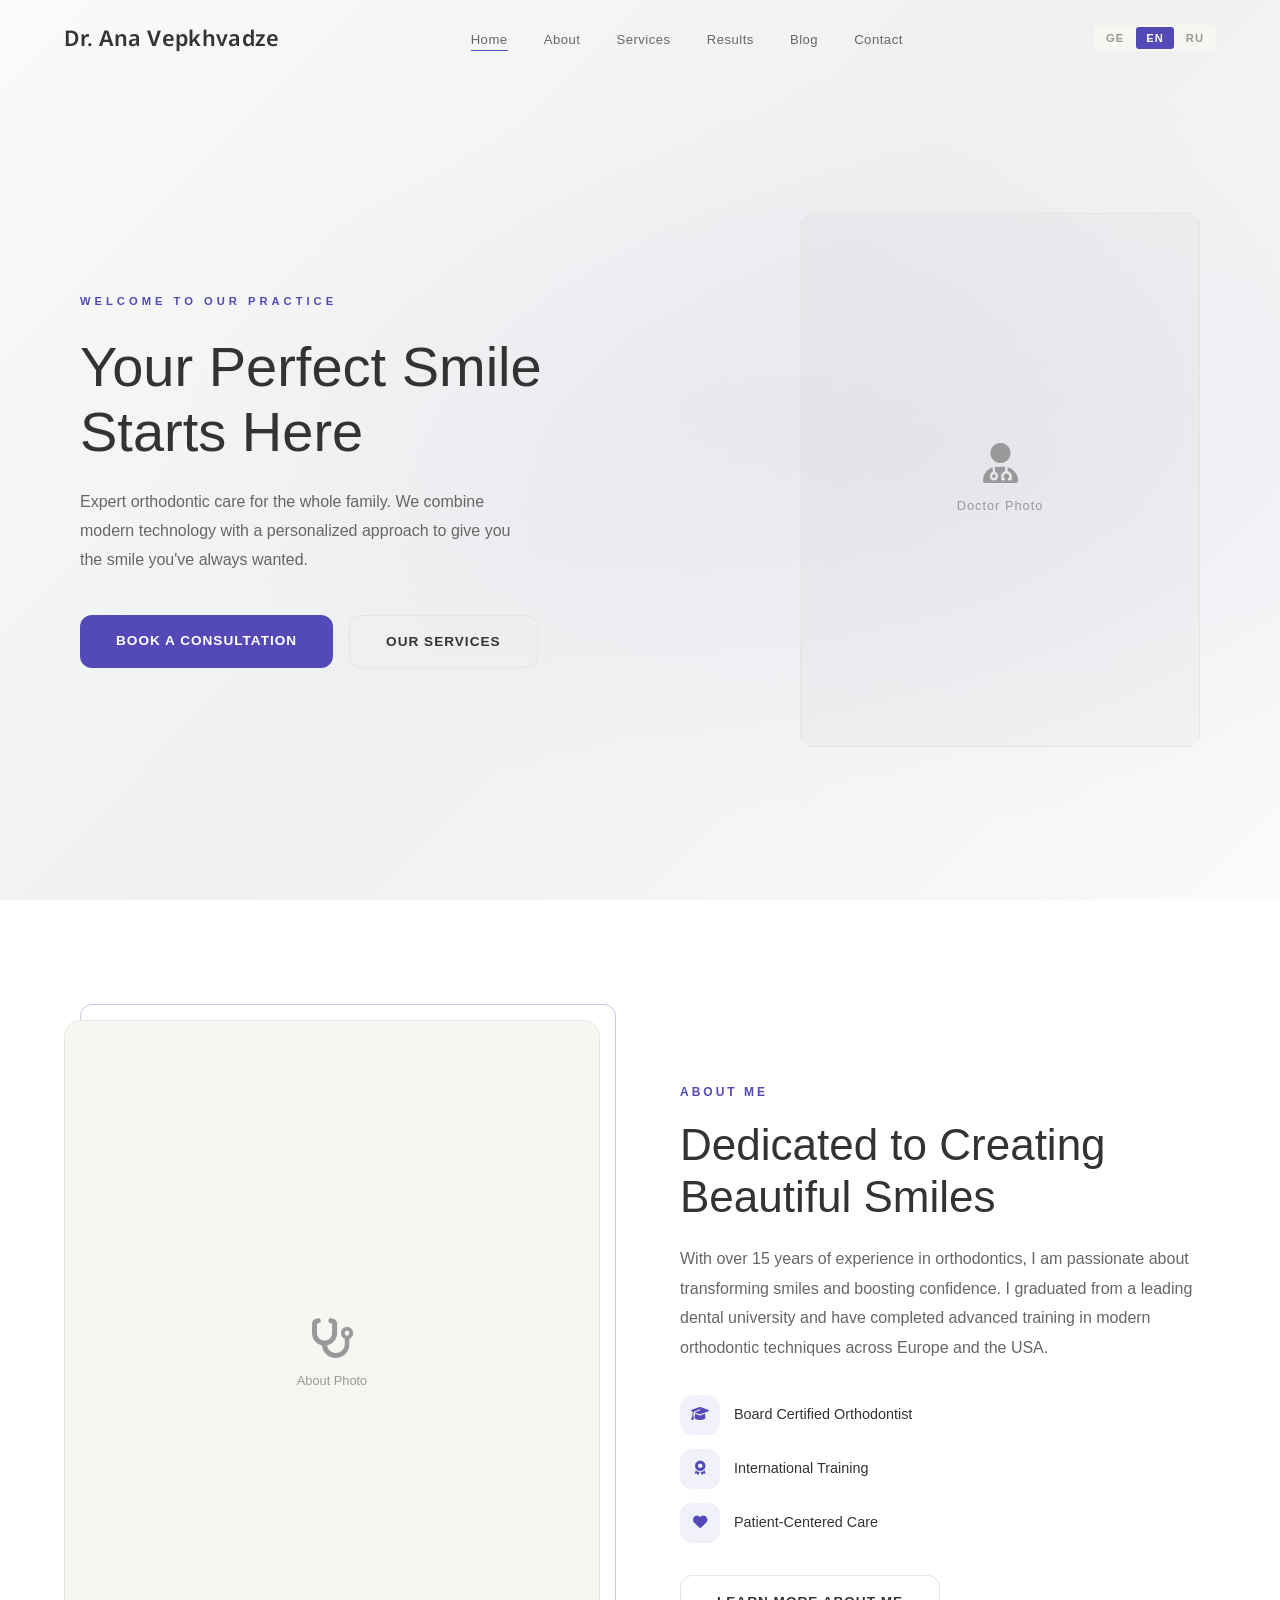
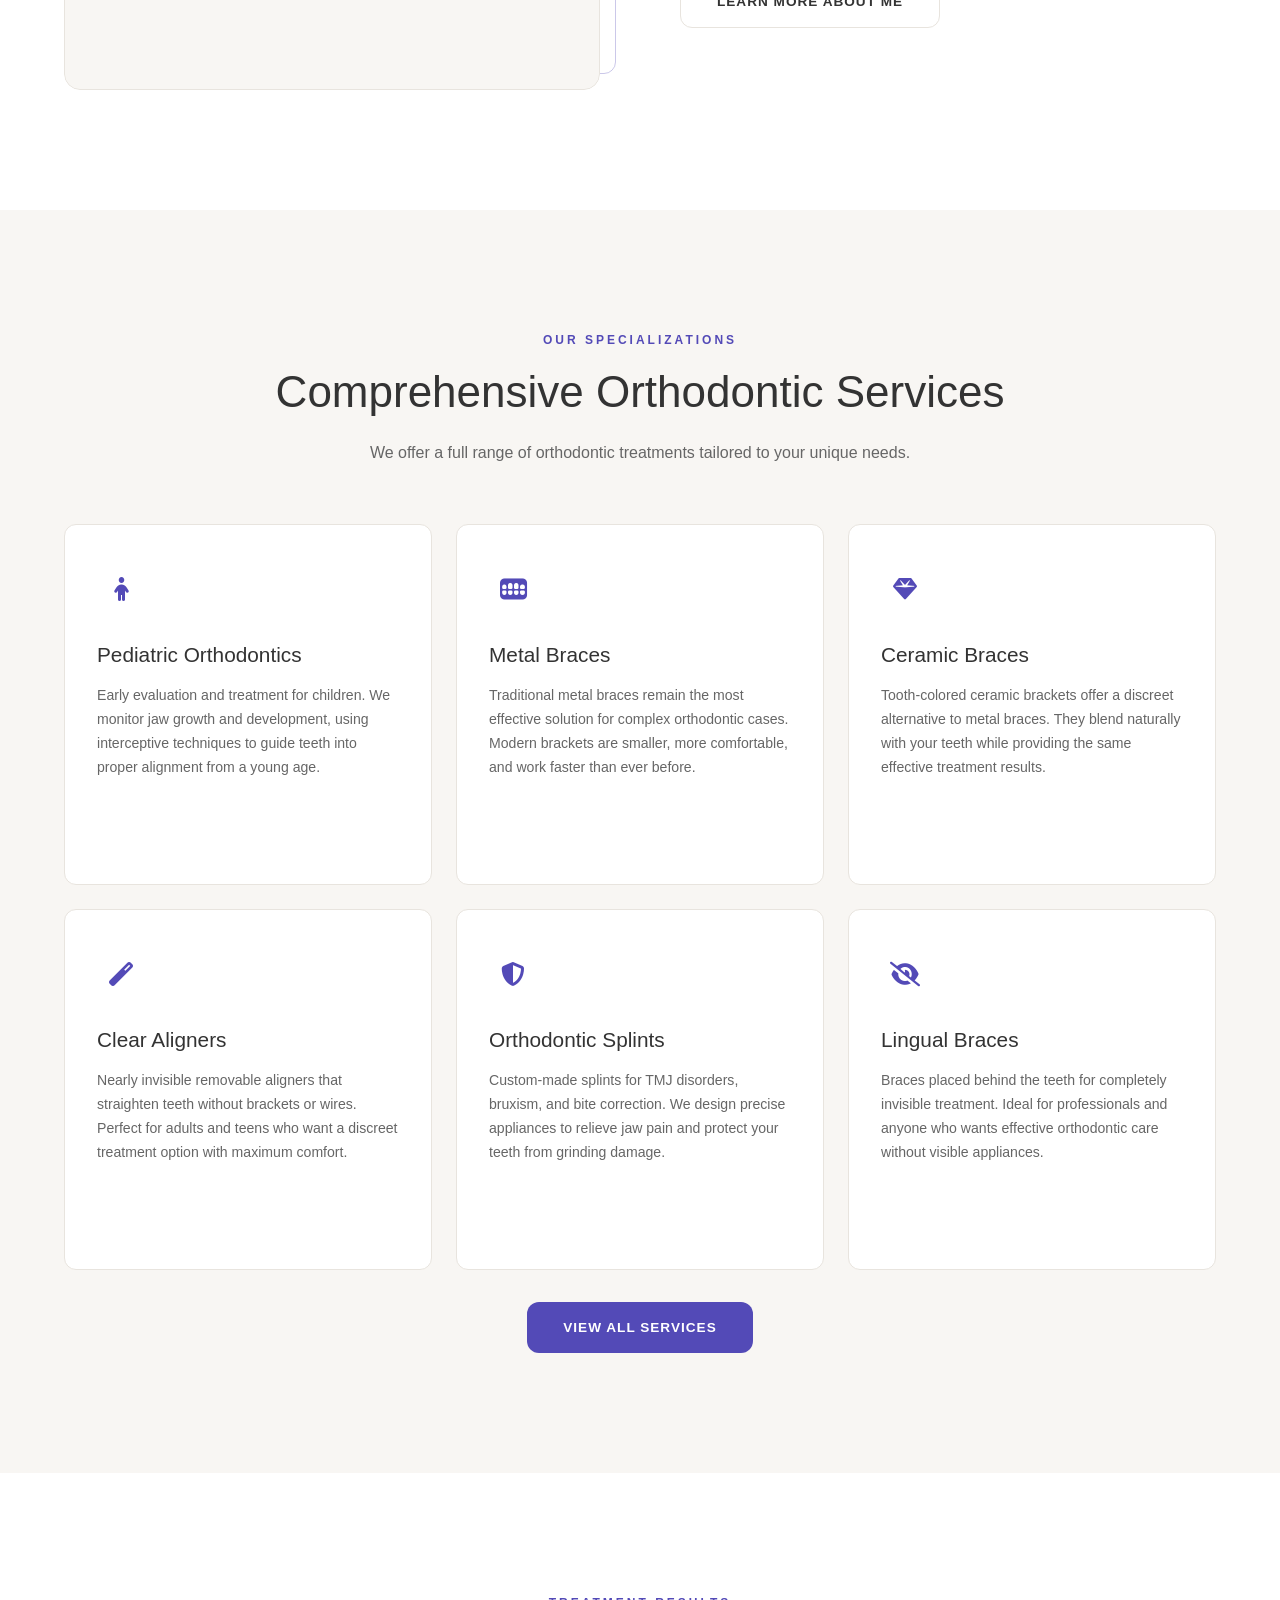
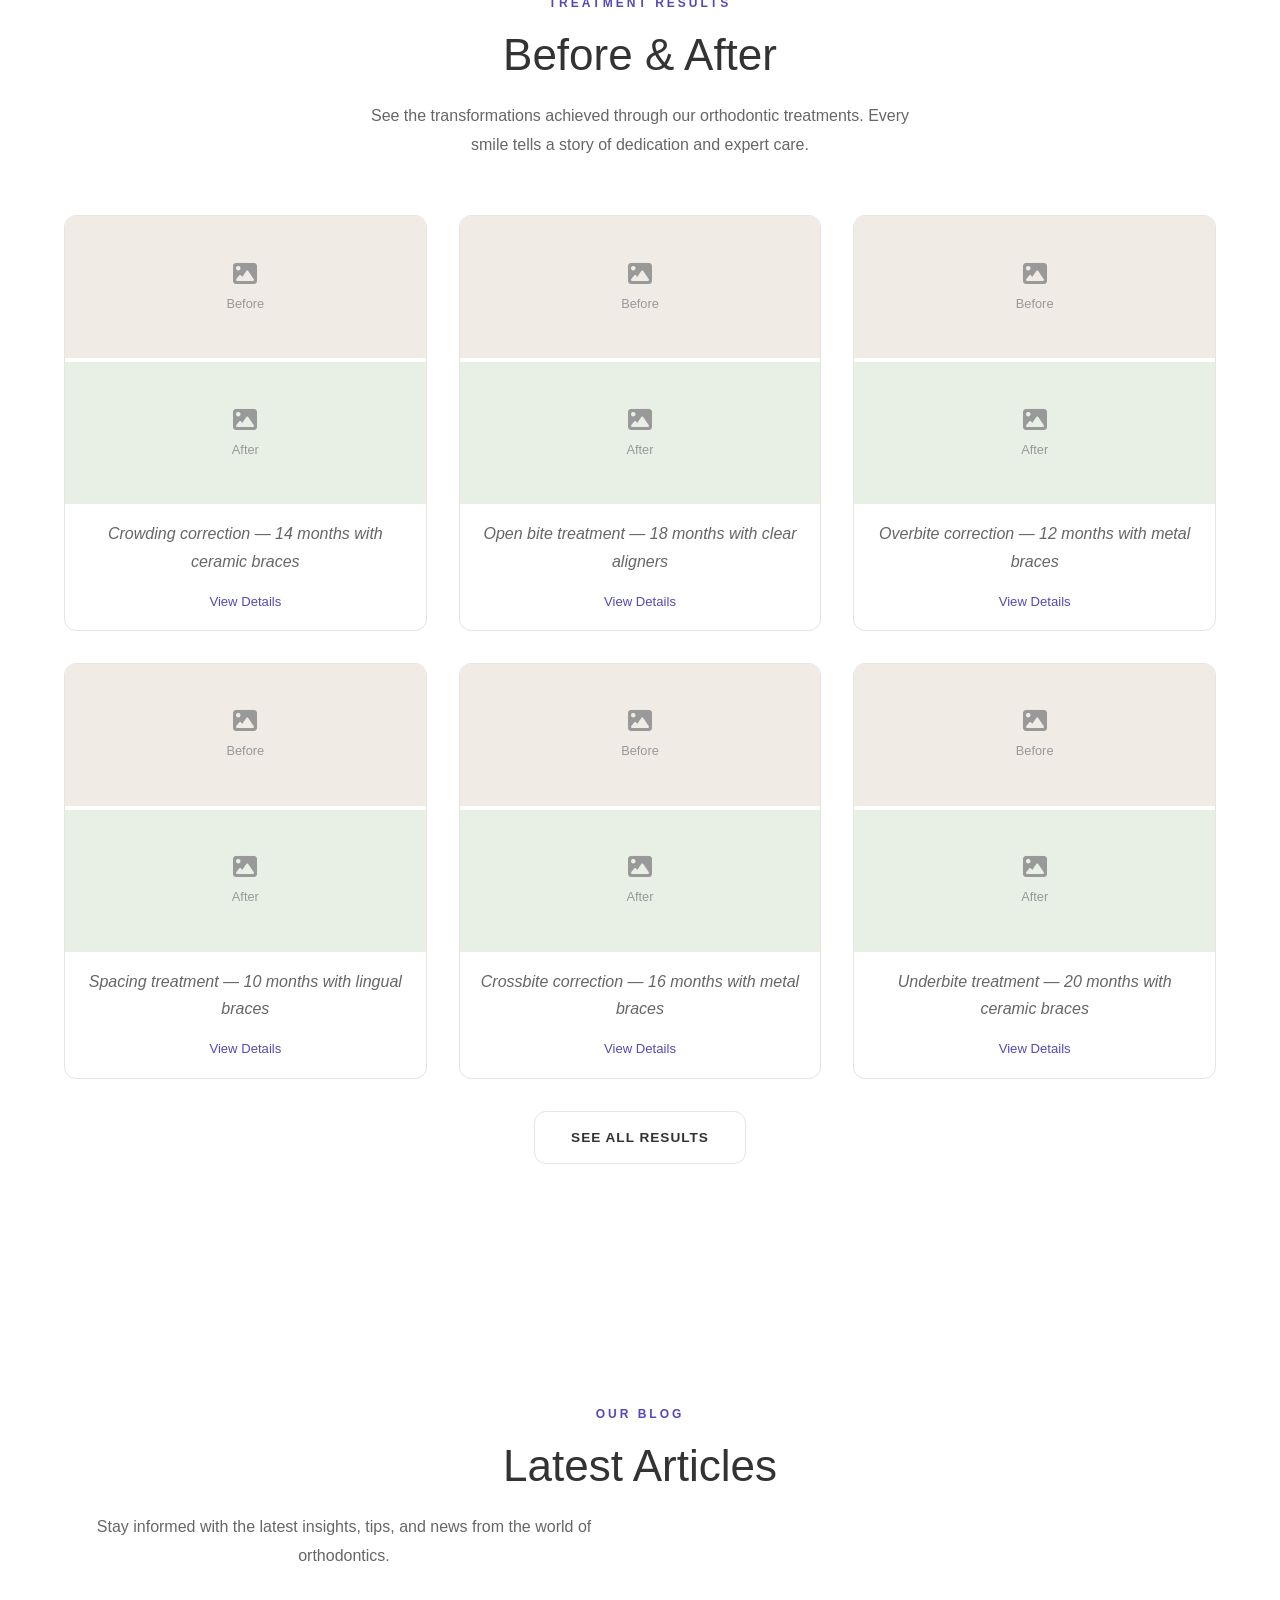
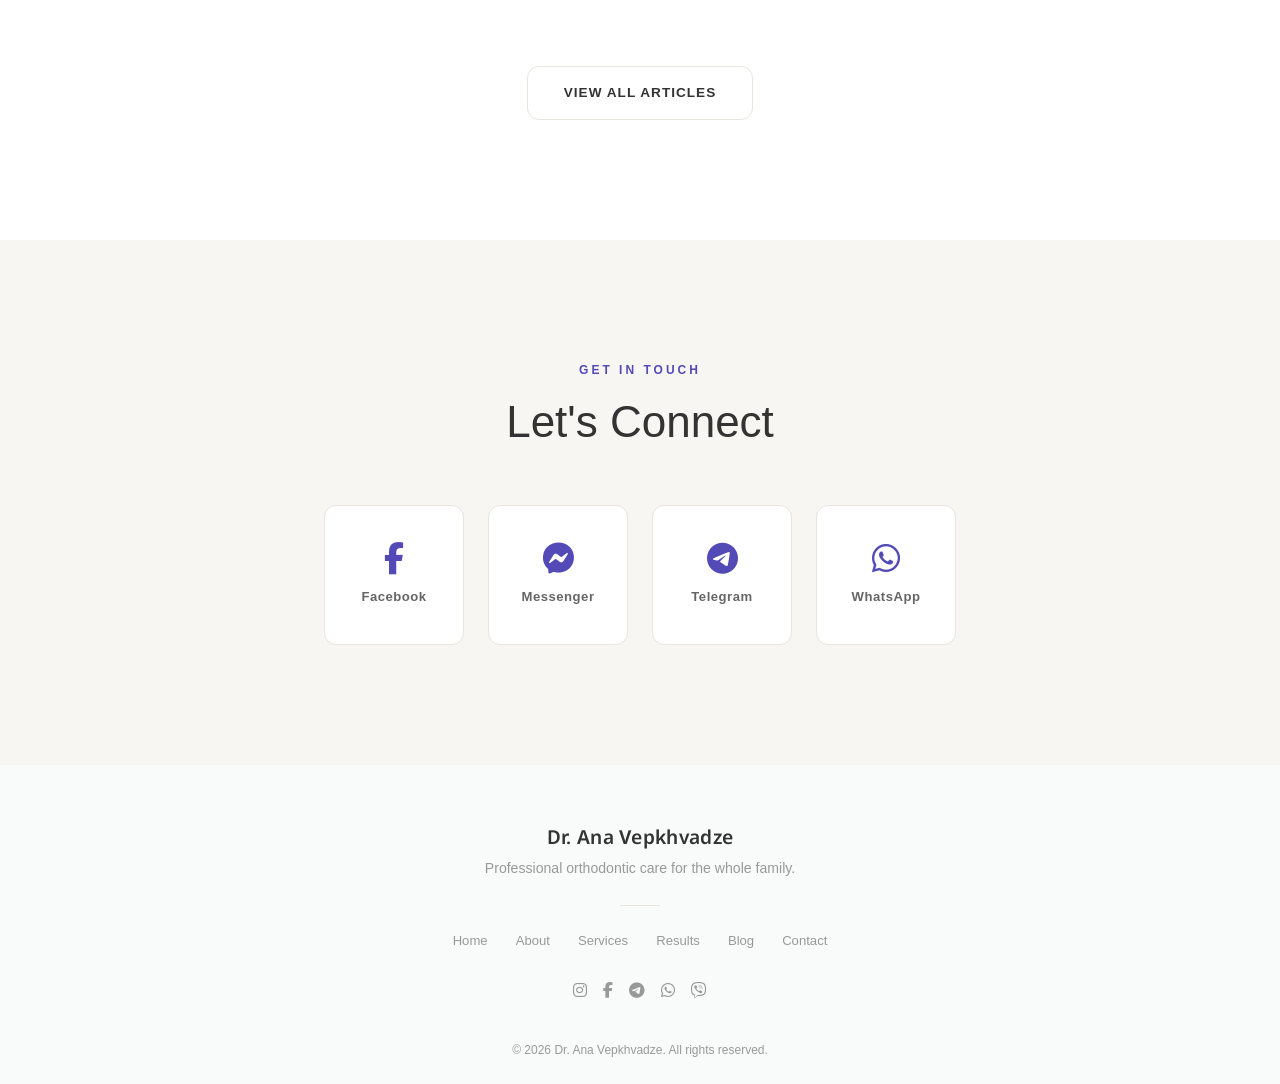
<file: index.html>
<!DOCTYPE html>
<html lang="en">
<head>
  <meta charset="UTF-8" />
  <meta name="viewport" content="width=device-width, initial-scale=1.0" />
  <meta name="description" content="Dr. Ana Vepkhvadze — Professional Orthodontist. Braces, Aligners, Pediatric Orthodontics. Book your consultation today." />
  <title>Dr. Ana Vepkhvadze — Orthodontist</title>
  <link rel="preconnect" href="https://fonts.googleapis.com" />
  <link rel="preconnect" href="https://fonts.gstatic.com" crossorigin />
  <link href="https://fonts.googleapis.com/css2?family=Noto+Sans+Hebrew:wght@300;400;500;600;700&display=swap" rel="stylesheet" />
  <link rel="stylesheet" href="https://cdnjs.cloudflare.com/ajax/libs/font-awesome/6.5.1/css/all.min.css" />
  <link rel="stylesheet" href="css/style.css" />
</head>
<body>

  <!-- Navigation -->
  <nav class="navbar" id="navbar">
    <div class="container nav-inner">
      <a href="index.html" class="logo" data-i18n="logo">Dr. Ana Vepkhvadze</a>
      <ul class="nav-links" id="navLinks">
        <li><a href="index.html" class="active" data-i18n="nav.home">Home</a></li>
        <li><a href="about.html" data-i18n="nav.about">About</a></li>
        <li><a href="services.html" data-i18n="nav.services">Services</a></li>
        <li><a href="results.html" data-i18n="nav.results">Results</a></li>
        <li><a href="blog.html" data-i18n="nav.blog">Blog</a></li>
        <li><a href="contact.html" data-i18n="nav.contact">Contact</a></li>
      </ul>
      <div class="nav-right">
        <div class="lang-switch">
          <button class="lang-btn" data-lang="ka">GE</button>
          <button class="lang-btn active" data-lang="en">EN</button>
          <button class="lang-btn" data-lang="ru">RU</button>
        </div>
        <button class="nav-toggle" id="navToggle" aria-label="Toggle menu">
          <span></span><span></span><span></span>
        </button>
      </div>
    </div>
  </nav>

  <!-- Hero -->
  <section class="hero" id="hero">
    <div class="hero-bg"></div>
    <div class="container hero-content">
      <div class="hero-text">
        <span class="hero-label" data-i18n="hero.subtitle">Welcome to Our Practice</span>
        <h1 class="hero-title" data-i18n="hero.title">Your Perfect <em>Smile</em> Starts Here</h1>
        <p class="hero-desc" data-i18n="hero.description">Expert orthodontic care for the whole family. We combine modern technology with a personalized approach to give you the smile you've always wanted.</p>
        <div class="hero-buttons">
          <a href="contact.html" class="btn btn-gold" data-i18n="hero.cta">Book a Consultation</a>
          <a href="services.html" class="btn btn-outline-light" data-i18n="hero.learnMore">Our Services</a>
        </div>
      </div>
      <div class="hero-photo">
        <div class="hero-photo-wrapper" id="heroPhotoWrapper">
          <div class="hero-photo-placeholder" id="heroPlaceholder">
            <i class="fas fa-user-doctor"></i>
            <span data-i18n="hero.photoLabel">Doctor Photo</span>
          </div>
        </div>
      </div>
    </div>
  </section>

  <!-- About Preview -->
  <section class="about" id="about">
    <div class="container about-grid">
      <div class="about-photo reveal">
        <div class="about-photo-wrapper" id="aboutPhotoWrapper">
          <div class="about-photo-placeholder" id="aboutPlaceholder">
            <i class="fas fa-stethoscope"></i>
            <span data-i18n="about.photoLabel">About Photo</span>
          </div>
        </div>
        <div class="about-photo-accent"></div>
      </div>
      <div class="about-text reveal">
        <span class="section-label" data-i18n="about.subtitle">About Me</span>
        <h2 class="section-heading" data-i18n="about.title">Dedicated to Creating Beautiful Smiles</h2>
        <p class="about-desc" data-i18n="about.description">With over 15 years of experience in orthodontics, I am passionate about transforming smiles and boosting confidence. I graduated from a leading dental university and have completed advanced training in modern orthodontic techniques across Europe and the USA.</p>
        <div class="about-highlights">
          <div class="highlight-item">
            <div class="highlight-icon"><i class="fas fa-graduation-cap"></i></div>
            <span data-i18n="about.highlight1">Board Certified Orthodontist</span>
          </div>
          <div class="highlight-item">
            <div class="highlight-icon"><i class="fas fa-award"></i></div>
            <span data-i18n="about.highlight2">International Training</span>
          </div>
          <div class="highlight-item">
            <div class="highlight-icon"><i class="fas fa-heart"></i></div>
            <span data-i18n="about.highlight3">Patient-Centered Care</span>
          </div>
        </div>
        <div class="section-action">
          <a href="about.html" class="btn btn-outline-dark" data-i18n="landing.aboutBtn">Learn More About Me</a>
        </div>
      </div>
    </div>
  </section>

  <!-- Services Preview -->
  <section class="services" id="services">
    <div class="container">
      <div class="text-center">
        <span class="section-label" data-i18n="services.subtitle">Our Specializations</span>
        <h2 class="section-heading" data-i18n="services.title">Comprehensive Orthodontic Services</h2>
        <p class="section-desc mx-auto" data-i18n="services.description">We offer a full range of orthodontic treatments tailored to your unique needs.</p>
      </div>
      <div class="services-grid stagger" id="servicesGrid">
        <div class="service-card reveal">
          <div class="service-icon"><i class="fas fa-child"></i></div>
          <h3 data-i18n="services.pediatric.title">Pediatric Orthodontics</h3>
          <p data-i18n="services.pediatric.desc">Early evaluation and treatment for children. We monitor jaw growth and development, using interceptive techniques to guide teeth into proper alignment from a young age.</p>
          <a href="services.html" class="service-card-btn" data-i18n="landing.learnMore">Learn More</a>
        </div>
        <div class="service-card reveal">
          <div class="service-icon"><i class="fas fa-teeth"></i></div>
          <h3 data-i18n="services.braces.title">Metal Braces</h3>
          <p data-i18n="services.braces.desc">Traditional metal braces remain the most effective solution for complex orthodontic cases. Modern brackets are smaller, more comfortable, and work faster than ever before.</p>
          <a href="services.html" class="service-card-btn" data-i18n="landing.learnMore">Learn More</a>
        </div>
        <div class="service-card reveal">
          <div class="service-icon"><i class="fas fa-gem"></i></div>
          <h3 data-i18n="services.ceramic.title">Ceramic Braces</h3>
          <p data-i18n="services.ceramic.desc">Tooth-colored ceramic brackets offer a discreet alternative to metal braces. They blend naturally with your teeth while providing the same effective treatment results.</p>
          <a href="services.html" class="service-card-btn" data-i18n="landing.learnMore">Learn More</a>
        </div>
        <div class="service-card reveal">
          <div class="service-icon"><i class="fas fa-magic"></i></div>
          <h3 data-i18n="services.aligners.title">Clear Aligners</h3>
          <p data-i18n="services.aligners.desc">Nearly invisible removable aligners that straighten teeth without brackets or wires. Perfect for adults and teens who want a discreet treatment option with maximum comfort.</p>
          <a href="services.html" class="service-card-btn" data-i18n="landing.learnMore">Learn More</a>
        </div>
        <div class="service-card reveal">
          <div class="service-icon"><i class="fas fa-shield-alt"></i></div>
          <h3 data-i18n="services.splints.title">Orthodontic Splints</h3>
          <p data-i18n="services.splints.desc">Custom-made splints for TMJ disorders, bruxism, and bite correction. We design precise appliances to relieve jaw pain and protect your teeth from grinding damage.</p>
          <a href="services.html" class="service-card-btn" data-i18n="landing.learnMore">Learn More</a>
        </div>
        <div class="service-card reveal">
          <div class="service-icon"><i class="fas fa-eye-slash"></i></div>
          <h3 data-i18n="services.lingual.title">Lingual Braces</h3>
          <p data-i18n="services.lingual.desc">Braces placed behind the teeth for completely invisible treatment. Ideal for professionals and anyone who wants effective orthodontic care without visible appliances.</p>
          <a href="services.html" class="service-card-btn" data-i18n="landing.learnMore">Learn More</a>
        </div>
      </div>
      <div class="section-action text-center" style="margin-top: 32px;">
        <a href="services.html" class="btn btn-gold" data-i18n="landing.servicesBtn">View All Services</a>
      </div>
    </div>
  </section>

  <!-- Results Preview -->
  <section class="results" id="results">
    <div class="container">
      <div class="text-center">
        <span class="section-label" data-i18n="results.subtitle">Treatment Results</span>
        <h2 class="section-heading" data-i18n="results.title">Before &amp; After</h2>
        <p class="section-desc mx-auto" data-i18n="results.description">See the transformations achieved through our orthodontic treatments. Every smile tells a story of dedication and expert care.</p>
      </div>
      <div class="results-grid stagger" id="resultsGrid">
        <div class="result-card reveal" data-case-idx="0">
          <a href="case.html?id=r1" class="result-card-link">
            <div class="ba-slider" data-idx="0">
              <div class="ba-placeholder">
                <div class="ba-placeholder-half"><i class="fas fa-image"></i><span>Before</span></div>
                <div class="ba-placeholder-half"><i class="fas fa-image"></i><span>After</span></div>
              </div>
            </div>
            <div class="result-card-bottom">
              <p class="result-caption" data-i18n="results.case1">Crowding correction — 14 months with ceramic braces</p>
              <span class="result-view-link" data-i18n="landing.viewCase">View Details <i class="fas fa-arrow-right"></i></span>
            </div>
          </a>
        </div>
        <div class="result-card reveal" data-case-idx="1">
          <a href="case.html?id=r2" class="result-card-link">
            <div class="ba-slider" data-idx="1">
              <div class="ba-placeholder">
                <div class="ba-placeholder-half"><i class="fas fa-image"></i><span>Before</span></div>
                <div class="ba-placeholder-half"><i class="fas fa-image"></i><span>After</span></div>
              </div>
            </div>
            <div class="result-card-bottom">
              <p class="result-caption" data-i18n="results.case2">Open bite treatment — 18 months with clear aligners</p>
              <span class="result-view-link" data-i18n="landing.viewCase">View Details <i class="fas fa-arrow-right"></i></span>
            </div>
          </a>
        </div>
        <div class="result-card reveal" data-case-idx="2">
          <a href="case.html?id=r3" class="result-card-link">
            <div class="ba-slider" data-idx="2">
              <div class="ba-placeholder">
                <div class="ba-placeholder-half"><i class="fas fa-image"></i><span>Before</span></div>
                <div class="ba-placeholder-half"><i class="fas fa-image"></i><span>After</span></div>
              </div>
            </div>
            <div class="result-card-bottom">
              <p class="result-caption" data-i18n="results.case3">Overbite correction — 12 months with metal braces</p>
              <span class="result-view-link" data-i18n="landing.viewCase">View Details <i class="fas fa-arrow-right"></i></span>
            </div>
          </a>
        </div>
        <div class="result-card reveal" data-case-idx="3">
          <a href="case.html?id=r4" class="result-card-link">
            <div class="ba-slider" data-idx="3">
              <div class="ba-placeholder">
                <div class="ba-placeholder-half"><i class="fas fa-image"></i><span>Before</span></div>
                <div class="ba-placeholder-half"><i class="fas fa-image"></i><span>After</span></div>
              </div>
            </div>
            <div class="result-card-bottom">
              <p class="result-caption" data-i18n="results.case4">Spacing treatment — 10 months with lingual braces</p>
              <span class="result-view-link" data-i18n="landing.viewCase">View Details <i class="fas fa-arrow-right"></i></span>
            </div>
          </a>
        </div>
        <div class="result-card reveal" data-case-idx="4">
          <a href="case.html?id=r5" class="result-card-link">
            <div class="ba-slider" data-idx="4">
              <div class="ba-placeholder">
                <div class="ba-placeholder-half"><i class="fas fa-image"></i><span>Before</span></div>
                <div class="ba-placeholder-half"><i class="fas fa-image"></i><span>After</span></div>
              </div>
            </div>
            <div class="result-card-bottom">
              <p class="result-caption" data-i18n="results.case5">Crossbite correction — 16 months with metal braces</p>
              <span class="result-view-link" data-i18n="landing.viewCase">View Details <i class="fas fa-arrow-right"></i></span>
            </div>
          </a>
        </div>
        <div class="result-card reveal" data-case-idx="5">
          <a href="case.html?id=r6" class="result-card-link">
            <div class="ba-slider" data-idx="5">
              <div class="ba-placeholder">
                <div class="ba-placeholder-half"><i class="fas fa-image"></i><span>Before</span></div>
                <div class="ba-placeholder-half"><i class="fas fa-image"></i><span>After</span></div>
              </div>
            </div>
            <div class="result-card-bottom">
              <p class="result-caption" data-i18n="results.case6">Underbite treatment — 20 months with ceramic braces</p>
              <span class="result-view-link" data-i18n="landing.viewCase">View Details <i class="fas fa-arrow-right"></i></span>
            </div>
          </a>
        </div>
      </div>
      <div class="section-action text-center">
        <a href="results.html" class="btn btn-outline-dark" data-i18n="landing.resultsBtn">See All Results</a>
      </div>
    </div>
  </section>

  <!-- Blog Preview -->
  <section class="blog-section" id="blogSection">
    <div class="container">
      <div class="text-center">
        <span class="section-label" data-i18n="blog.subtitle">Our Blog</span>
        <h2 class="section-heading" data-i18n="blog.title">Latest Articles</h2>
        <p class="section-desc" data-i18n="blog.description">Tips, insights, and news from our orthodontic practice.</p>
      </div>
      <div class="blog-grid stagger" id="blogGrid">
        <!-- Populated by JS from admin data -->
      </div>
      <div class="section-action text-center" style="margin-top: 40px;">
        <a href="blog.html" class="btn btn-outline-dark" data-i18n="blog.viewAll">View All Articles <i class="fas fa-arrow-right"></i></a>
      </div>
    </div>
  </section>

  <!-- Contact Preview -->
  <section class="contact" id="contact">
    <div class="container">
      <div class="text-center">
        <span class="section-label" data-i18n="contact.subtitle">Get in Touch</span>
        <h2 class="section-heading" data-i18n="contact.title">Book Your Consultation</h2>
      </div>
      <div class="social-links-grid reveal">
        <a href="#" class="social-link-card" data-social="facebook">
          <i class="fab fa-facebook-f"></i>
          <span>Facebook</span>
        </a>
        <a href="#" class="social-link-card" data-social="messenger">
          <i class="fab fa-facebook-messenger"></i>
          <span>Messenger</span>
        </a>
        <a href="#" class="social-link-card" data-social="telegram">
          <i class="fab fa-telegram-plane"></i>
          <span>Telegram</span>
        </a>
        <a href="#" class="social-link-card" data-social="whatsapp">
          <i class="fab fa-whatsapp"></i>
          <span>WhatsApp</span>
        </a>
      </div>
    </div>
  </section>

  <!-- Footer -->
  <footer class="footer">
    <div class="container footer-inner">
      <div>
        <a href="index.html" class="logo" data-i18n="logo">Dr. Ana Vepkhvadze</a>
        <p class="footer-tagline" data-i18n="footer.tagline">Professional orthodontic care for the whole family.</p>
      </div>
      <div class="footer-divider"></div>
      <nav class="footer-nav">
        <a href="index.html" data-i18n="nav.home">Home</a>
        <a href="about.html" data-i18n="nav.about">About</a>
        <a href="services.html" data-i18n="nav.services">Services</a>
        <a href="results.html" data-i18n="nav.results">Results</a>
        <a href="blog.html" data-i18n="nav.blog">Blog</a>
        <a href="contact.html" data-i18n="nav.contact">Contact</a>
      </nav>
      <div class="footer-social">
        <a href="#" aria-label="Instagram" data-social="instagram"><i class="fab fa-instagram"></i></a>
        <a href="#" aria-label="Facebook" data-social="facebook"><i class="fab fa-facebook-f"></i></a>
        <a href="#" aria-label="Telegram" data-social="telegram"><i class="fab fa-telegram-plane"></i></a>
        <a href="#" aria-label="WhatsApp" data-social="whatsapp"><i class="fab fa-whatsapp"></i></a>
        <a href="#" aria-label="Viber" data-social="viber"><i class="fab fa-viber"></i></a>
      </div>
      <p class="footer-copy">&copy; <span id="footerYear"></span> Dr. Ana Vepkhvadze. <span data-i18n="footer.rights">All rights reserved.</span></p>
    </div>
  </footer>

  <script src="js/main.js"></script>
</body>
</html>
</file>
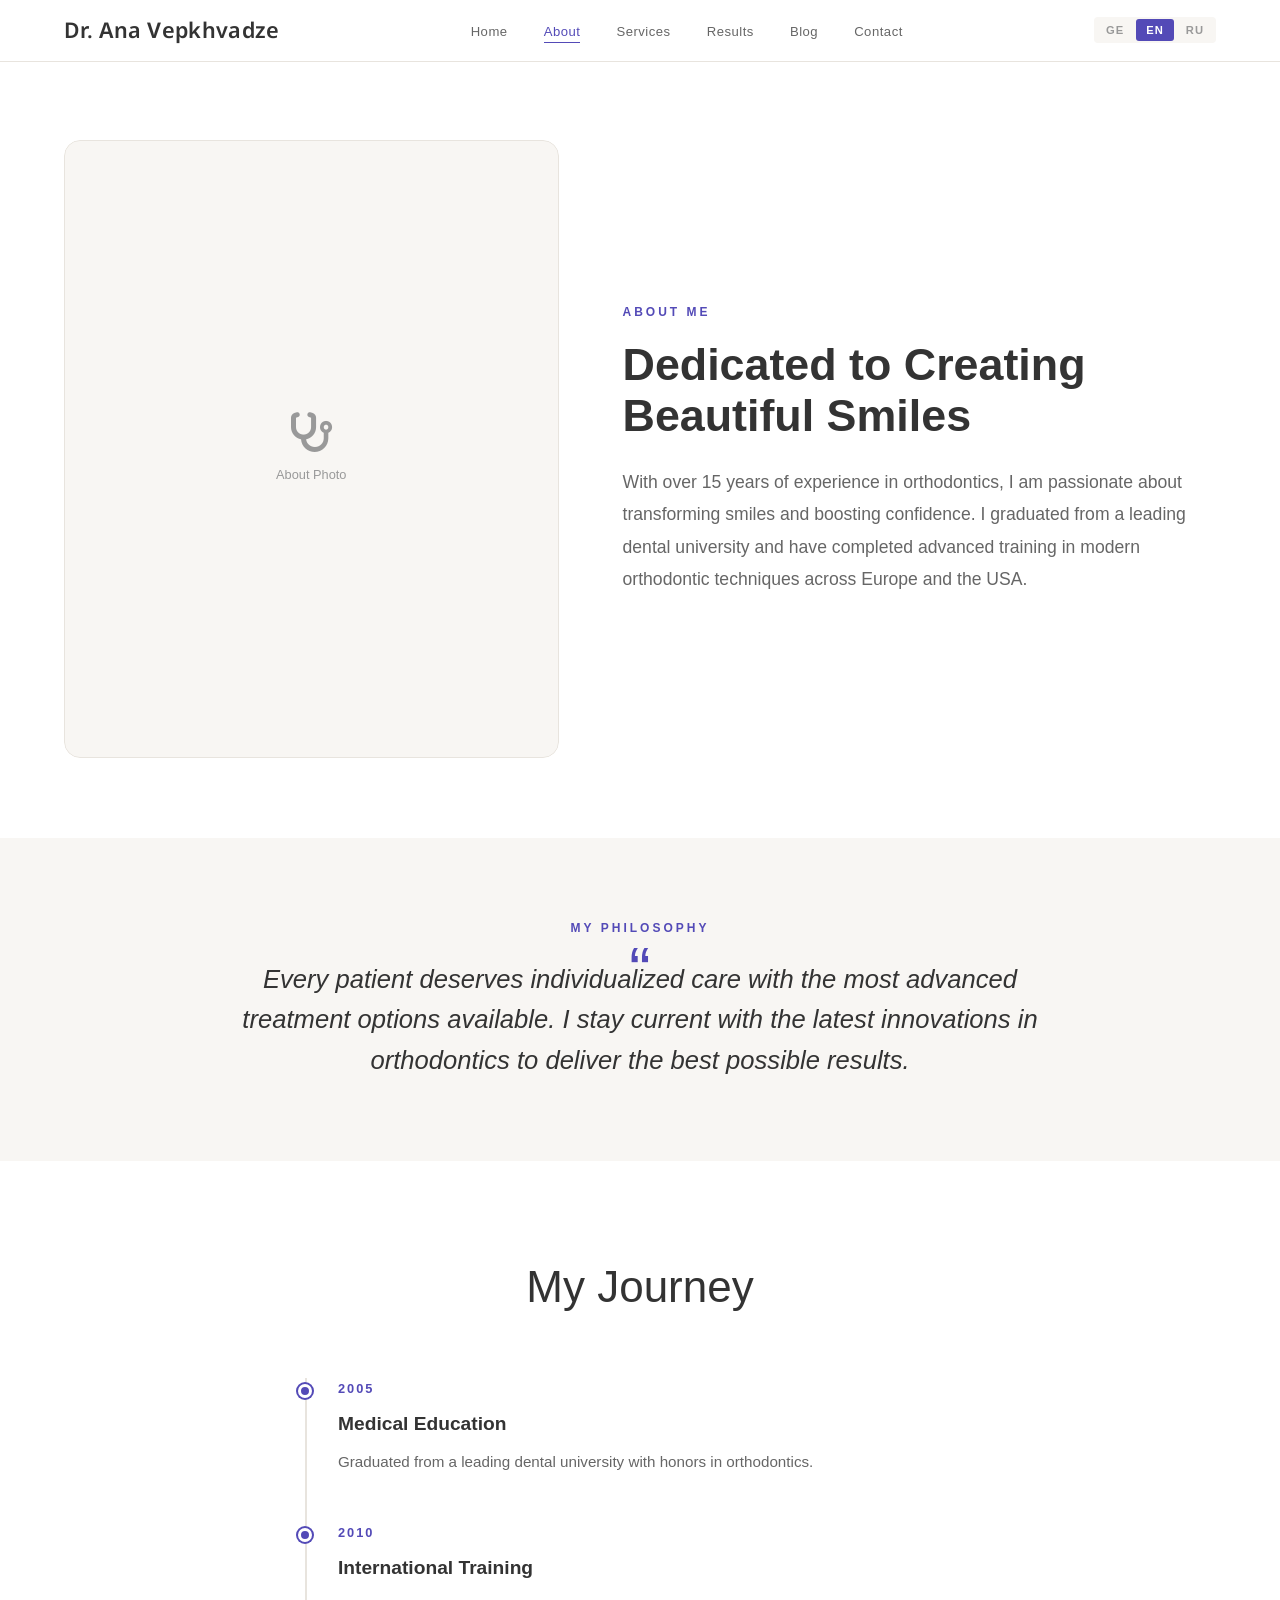
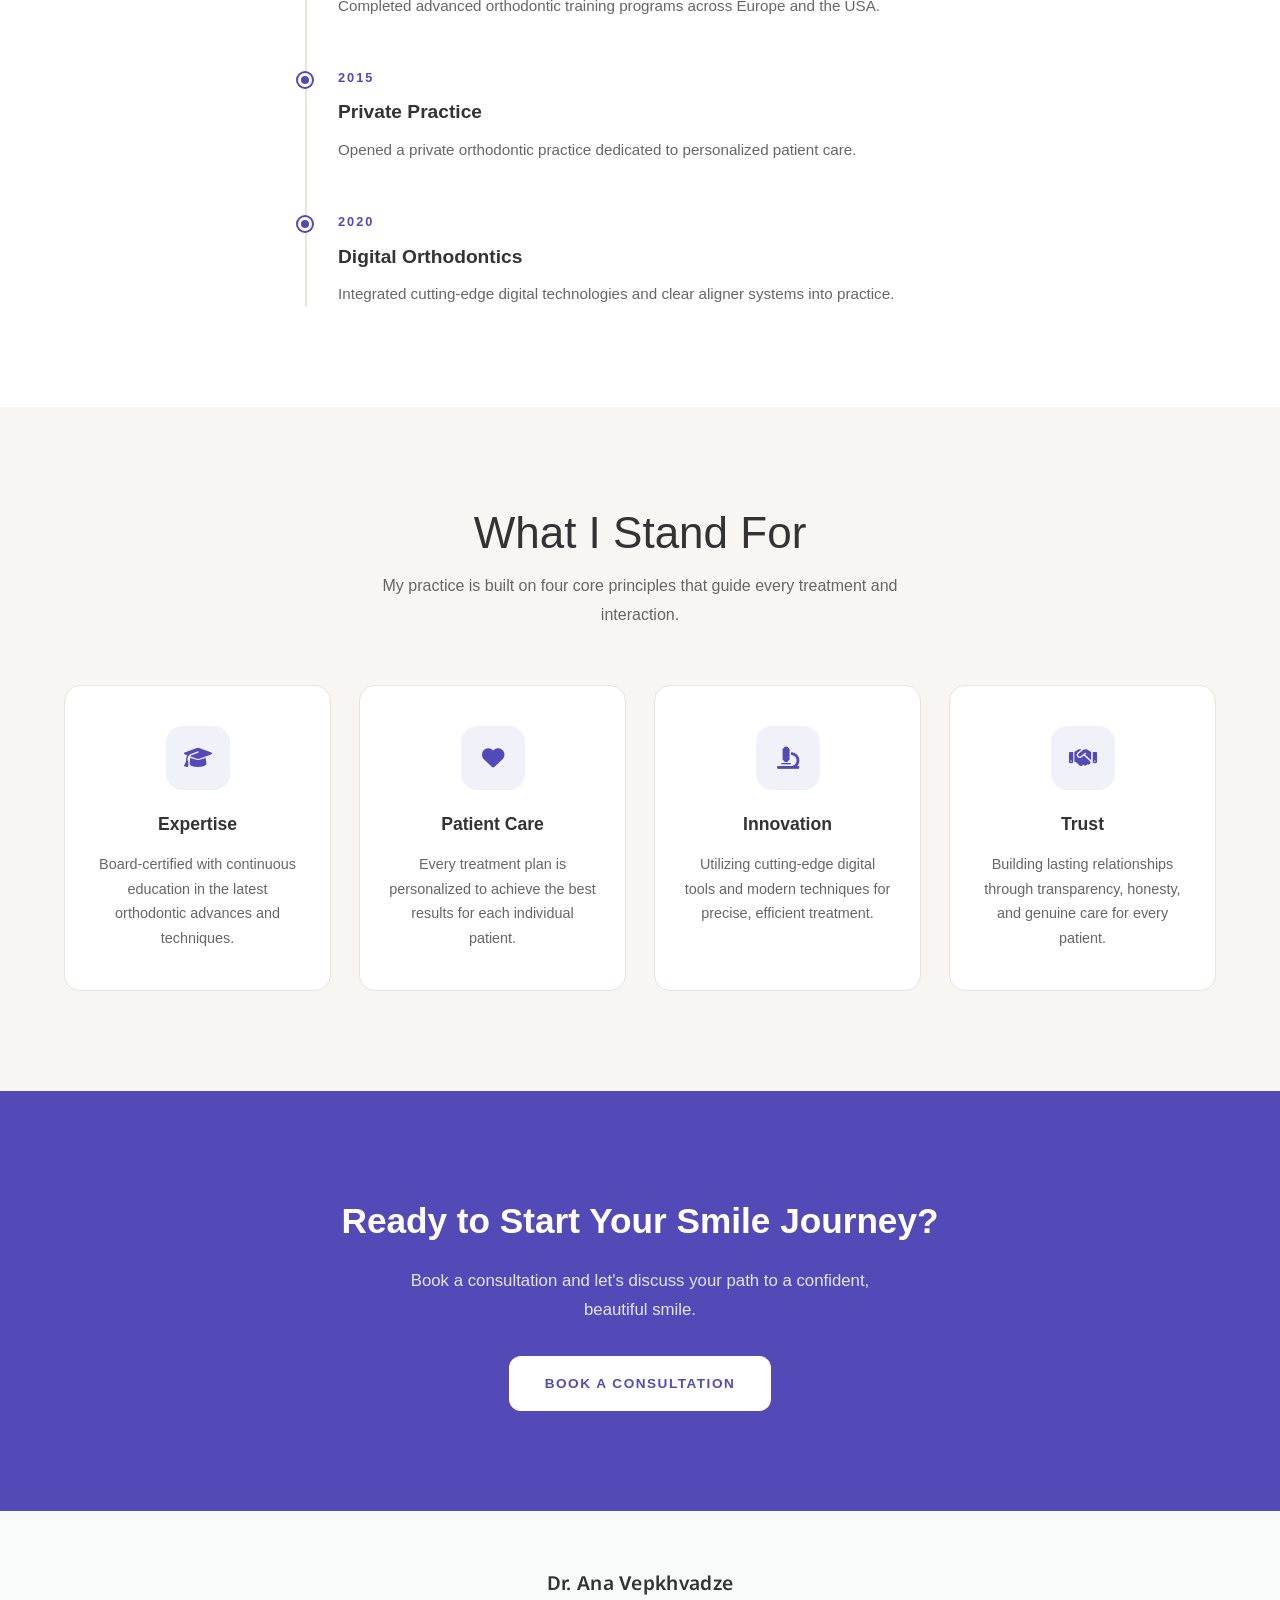
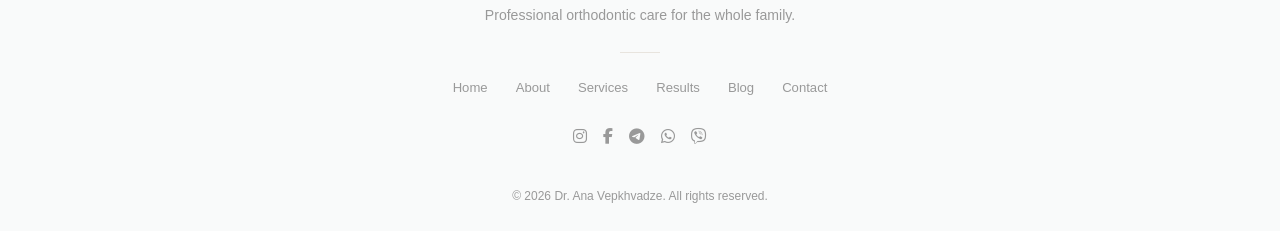
<file: about.html>
<!DOCTYPE html>
<html lang="en">
<head>
  <meta charset="UTF-8" />
  <meta name="viewport" content="width=device-width, initial-scale=1.0" />
  <meta name="description" content="About Dr. Ana Vepkhvadze — Board Certified Orthodontist with international training and patient-centered care." />
  <title>About — Dr. Ana Vepkhvadze</title>
  <link rel="preconnect" href="https://fonts.googleapis.com" />
  <link rel="preconnect" href="https://fonts.gstatic.com" crossorigin />
  <link href="https://fonts.googleapis.com/css2?family=Noto+Sans+Hebrew:wght@300;400;500;600;700&display=swap" rel="stylesheet" />
  <link rel="stylesheet" href="https://cdnjs.cloudflare.com/ajax/libs/font-awesome/6.5.1/css/all.min.css" />
  <link rel="stylesheet" href="css/style.css" />
</head>
<body>

  <!-- Navigation -->
  <nav class="navbar navbar-light" id="navbar">
    <div class="container nav-inner">
      <a href="index.html" class="logo" data-i18n="logo">Dr. Ana Vepkhvadze</a>
      <ul class="nav-links" id="navLinks">
        <li><a href="index.html" data-i18n="nav.home">Home</a></li>
        <li><a href="about.html" class="active" data-i18n="nav.about">About</a></li>
        <li><a href="services.html" data-i18n="nav.services">Services</a></li>
        <li><a href="results.html" data-i18n="nav.results">Results</a></li>
        <li><a href="blog.html" data-i18n="nav.blog">Blog</a></li>
        <li><a href="contact.html" data-i18n="nav.contact">Contact</a></li>
      </ul>
      <div class="nav-right">
        <div class="lang-switch">
          <button class="lang-btn" data-lang="ka">GE</button>
          <button class="lang-btn active" data-lang="en">EN</button>
          <button class="lang-btn" data-lang="ru">RU</button>
        </div>
        <button class="nav-toggle" id="navToggle" aria-label="Toggle menu">
          <span></span><span></span><span></span>
        </button>
      </div>
    </div>
  </nav>

  <!-- About Hero -->
  <section class="about-hero">
    <div class="container">
      <div class="about-hero-inner">
        <div class="about-hero-photo reveal">
          <div class="about-photo-wrapper" id="aboutPhotoWrapper">
            <div class="about-photo-placeholder" id="aboutPlaceholder">
              <i class="fas fa-stethoscope"></i>
              <span data-i18n="about.photoLabel">About Photo</span>
            </div>
          </div>
        </div>
        <div class="about-hero-content reveal">
          <span class="section-label" data-i18n="about.subtitle">About Me</span>
          <h1 class="about-hero-title" data-i18n="about.title">Dedicated to Creating Beautiful Smiles</h1>
          <p class="about-hero-lead" data-i18n="about.description">With over 15 years of experience in orthodontics, I am passionate about transforming smiles and boosting confidence. I graduated from a leading dental university and have completed advanced training in modern orthodontic techniques across Europe and the USA.</p>
        </div>
      </div>
    </div>
  </section>

  <!-- Philosophy / Story -->
  <section class="about-story">
    <div class="container">
      <div class="about-story-inner reveal">
        <span class="section-label" data-i18n="about.philosophyLabel">My Philosophy</span>
        <blockquote class="about-story-quote" data-i18n="about.philosophy">Every patient deserves individualized care with the most advanced treatment options available. I stay current with the latest innovations in orthodontics to deliver the best possible results.</blockquote>
      </div>
    </div>
  </section>

  <!-- Timeline / Journey -->
  <section class="about-timeline">
    <div class="container">
      <h2 class="section-heading text-center reveal" data-i18n="about.journeyTitle">My Journey</h2>
      <div class="about-timeline-track" id="aboutTimeline">
        <div class="timeline-item reveal">
          <div class="timeline-year" data-i18n="about.timeline1Year">2005</div>
          <div class="timeline-content">
            <h3 data-i18n="about.timeline1Title">Medical Education</h3>
            <p data-i18n="about.timeline1Desc">Graduated from a leading dental university with honors in orthodontics.</p>
          </div>
        </div>
        <div class="timeline-item reveal">
          <div class="timeline-year" data-i18n="about.timeline2Year">2010</div>
          <div class="timeline-content">
            <h3 data-i18n="about.timeline2Title">International Training</h3>
            <p data-i18n="about.timeline2Desc">Completed advanced orthodontic training programs across Europe and the USA.</p>
          </div>
        </div>
        <div class="timeline-item reveal">
          <div class="timeline-year" data-i18n="about.timeline3Year">2015</div>
          <div class="timeline-content">
            <h3 data-i18n="about.timeline3Title">Private Practice</h3>
            <p data-i18n="about.timeline3Desc">Opened a private orthodontic practice dedicated to personalized patient care.</p>
          </div>
        </div>
        <div class="timeline-item reveal">
          <div class="timeline-year" data-i18n="about.timeline4Year">2020</div>
          <div class="timeline-content">
            <h3 data-i18n="about.timeline4Title">Digital Orthodontics</h3>
            <p data-i18n="about.timeline4Desc">Integrated cutting-edge digital technologies and clear aligner systems into practice.</p>
          </div>
        </div>
      </div>
    </div>
  </section>

  <!-- Core Values / Pillars -->
  <section class="about-pillars">
    <div class="container">
      <h2 class="section-heading text-center reveal" data-i18n="about.pillarsTitle">What I Stand For</h2>
      <p class="section-desc text-center reveal" data-i18n="about.pillarsDesc">My practice is built on four core principles that guide every treatment and interaction.</p>
      <div class="about-pillars-grid">
        <div class="pillar-card reveal">
          <div class="pillar-icon"><i class="fas fa-graduation-cap"></i></div>
          <h3 data-i18n="about.pillar1Title">Expertise</h3>
          <p data-i18n="about.pillar1Desc">Board-certified with continuous education in the latest orthodontic advances and techniques.</p>
        </div>
        <div class="pillar-card reveal">
          <div class="pillar-icon"><i class="fas fa-heart"></i></div>
          <h3 data-i18n="about.pillar2Title">Patient Care</h3>
          <p data-i18n="about.pillar2Desc">Every treatment plan is personalized to achieve the best results for each individual patient.</p>
        </div>
        <div class="pillar-card reveal">
          <div class="pillar-icon"><i class="fas fa-microscope"></i></div>
          <h3 data-i18n="about.pillar3Title">Innovation</h3>
          <p data-i18n="about.pillar3Desc">Utilizing cutting-edge digital tools and modern techniques for precise, efficient treatment.</p>
        </div>
        <div class="pillar-card reveal">
          <div class="pillar-icon"><i class="fas fa-handshake"></i></div>
          <h3 data-i18n="about.pillar4Title">Trust</h3>
          <p data-i18n="about.pillar4Desc">Building lasting relationships through transparency, honesty, and genuine care for every patient.</p>
        </div>
      </div>
    </div>
  </section>

  <!-- CTA Section -->
  <section class="about-cta">
    <div class="container text-center reveal">
      <h2 class="about-cta-title" data-i18n="about.ctaTitle">Ready to Start Your Smile Journey?</h2>
      <p class="about-cta-desc" data-i18n="about.ctaDesc">Book a consultation and let's discuss your path to a confident, beautiful smile.</p>
      <a href="contact.html" class="btn btn-primary" data-i18n="about.ctaBtn">Book a Consultation</a>
    </div>
  </section>

  <!-- Footer -->
  <footer class="footer">
    <div class="container footer-inner">
      <div>
        <a href="index.html" class="logo" data-i18n="logo">Dr. Ana Vepkhvadze</a>
        <p class="footer-tagline" data-i18n="footer.tagline">Professional orthodontic care for the whole family.</p>
      </div>
      <div class="footer-divider"></div>
      <nav class="footer-nav">
        <a href="index.html" data-i18n="nav.home">Home</a>
        <a href="about.html" data-i18n="nav.about">About</a>
        <a href="services.html" data-i18n="nav.services">Services</a>
        <a href="results.html" data-i18n="nav.results">Results</a>
        <a href="blog.html" data-i18n="nav.blog">Blog</a>
        <a href="contact.html" data-i18n="nav.contact">Contact</a>
      </nav>
      <div class="footer-social">
        <a href="#" aria-label="Instagram" data-social="instagram"><i class="fab fa-instagram"></i></a>
        <a href="#" aria-label="Facebook" data-social="facebook"><i class="fab fa-facebook-f"></i></a>
        <a href="#" aria-label="Telegram" data-social="telegram"><i class="fab fa-telegram-plane"></i></a>
        <a href="#" aria-label="WhatsApp" data-social="whatsapp"><i class="fab fa-whatsapp"></i></a>
        <a href="#" aria-label="Viber" data-social="viber"><i class="fab fa-viber"></i></a>
      </div>
      <p class="footer-copy">&copy; <span id="footerYear"></span> Dr. Ana Vepkhvadze. <span data-i18n="footer.rights">All rights reserved.</span></p>
    </div>
  </footer>

  <script src="js/main.js"></script>
</body>
</html>
</file>
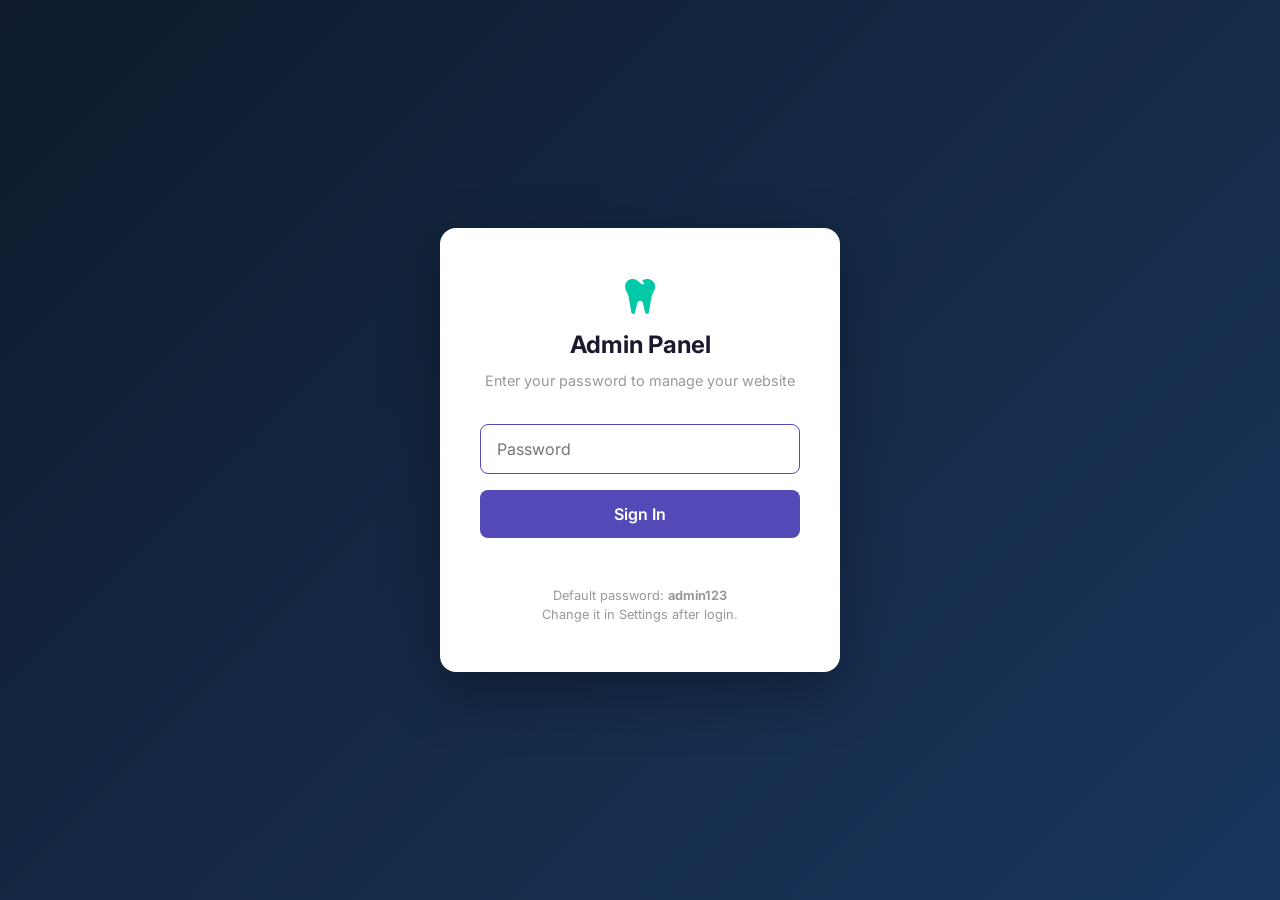
<file: admin.html>
<!DOCTYPE html>
<html lang="en">
<head>
  <meta charset="UTF-8" />
  <meta name="viewport" content="width=device-width, initial-scale=1.0" />
  <title>Admin Panel — Dr. Smile</title>
  <link rel="preconnect" href="https://fonts.googleapis.com" />
  <link rel="preconnect" href="https://fonts.gstatic.com" crossorigin />
  <link href="https://fonts.googleapis.com/css2?family=Inter:wght@300;400;500;600;700&display=swap" rel="stylesheet" />
  <link rel="stylesheet" href="https://cdnjs.cloudflare.com/ajax/libs/font-awesome/6.5.1/css/all.min.css" />
  <link rel="stylesheet" href="css/admin.css" />
</head>
<body>

  <!-- Login Screen -->
  <div class="login-screen" id="loginScreen">
    <div class="login-card">
      <div class="login-logo">
        <i class="fas fa-tooth"></i>
        <h1>Admin Panel</h1>
        <p>Enter your password to manage your website</p>
      </div>
      <form id="loginForm">
        <div class="login-field">
          <input type="password" id="loginPassword" placeholder="Password" autofocus />
        </div>
        <button type="submit" class="btn-login">Sign In</button>
        <p class="login-hint" id="loginHint"></p>
        <p class="login-note">Default password: <strong>admin123</strong><br/>Change it in Settings after login.</p>
      </form>
    </div>
  </div>

  <!-- Admin Panel -->
  <div class="admin-panel" id="adminPanel" style="display:none;">
    <!-- Sidebar -->
    <aside class="sidebar" id="sidebar">
      <div class="sidebar-header">
        <i class="fas fa-tooth"></i>
        <span>Admin Panel</span>
        <button class="sidebar-toggle-close" id="sidebarClose"><i class="fas fa-times"></i></button>
      </div>
      <nav class="sidebar-nav">
        <a href="#" class="nav-item active" data-tab="dashboard"><i class="fas fa-tachometer-alt"></i> Dashboard</a>

        <div class="sidebar-group-label"><i class="fas fa-home"></i> Landing Page</div>
        <a href="#" class="nav-item" data-tab="hero"><i class="fas fa-image"></i> Hero Section</a>
        <a href="#" class="nav-item" data-tab="landing-about"><i class="fas fa-user-md"></i> About Preview</a>
        <a href="#" class="nav-item" data-tab="landing-services"><i class="fas fa-th-list"></i> Services Preview</a>
        <a href="#" class="nav-item" data-tab="landing-results"><i class="fas fa-exchange-alt"></i> Results Preview</a>

        <div class="sidebar-group-label"><i class="fas fa-file-alt"></i> Inner Pages</div>
        <a href="#" class="nav-item" data-tab="about"><i class="fas fa-user-md"></i> About Page</a>
        <a href="#" class="nav-item" data-tab="services"><i class="fas fa-th-list"></i> Services Page</a>
        <a href="#" class="nav-item" data-tab="results"><i class="fas fa-exchange-alt"></i> Results Page</a>
        <a href="#" class="nav-item" data-tab="contact"><i class="fas fa-address-book"></i> Contact Info</a>
        <a href="#" class="nav-item" data-tab="blog"><i class="fas fa-blog"></i> Blog</a>

        <div class="sidebar-group-label"><i class="fas fa-globe"></i> General</div>
        <a href="#" class="nav-item" data-tab="social"><i class="fas fa-share-alt"></i> Social Links</a>
        <a href="#" class="nav-item" data-tab="translations"><i class="fas fa-language"></i> Translations</a>
        <a href="#" class="nav-item" data-tab="settings"><i class="fas fa-cog"></i> Settings</a>
      </nav>
      <div class="sidebar-footer">
        <a href="index.html" target="_blank" class="btn-view-site"><i class="fas fa-external-link-alt"></i> View Site</a>
        <button class="btn-logout" id="btnLogout"><i class="fas fa-sign-out-alt"></i> Logout</button>
      </div>
    </aside>

    <!-- Main Content -->
    <main class="main-content">
      <header class="topbar">
        <button class="sidebar-toggle" id="sidebarToggle"><i class="fas fa-bars"></i></button>
        <h2 id="pageTitle">Dashboard</h2>
        <div class="topbar-actions">
          <button class="btn-save" id="btnSaveAll" title="Save all changes"><i class="fas fa-save"></i> Save All</button>
        </div>
      </header>

      <div class="content-area">

        <!-- Dashboard Tab -->
        <section class="tab-panel active" id="tab-dashboard">
          <div class="dashboard-cards">
            <div class="dash-card">
              <i class="fas fa-image"></i>
              <h3>Images</h3>
              <p id="dashImageCount">0 uploaded</p>
            </div>
            <div class="dash-card">
              <i class="fas fa-th-list"></i>
              <h3>Services</h3>
              <p id="dashServiceCount">9 active</p>
            </div>
            <div class="dash-card">
              <i class="fas fa-exchange-alt"></i>
              <h3>Results</h3>
              <p id="dashResultCount">4 cases</p>
            </div>
            <div class="dash-card">
              <i class="fas fa-language"></i>
              <h3>Languages</h3>
              <p>3 active (EN, KA, RU)</p>
            </div>
          </div>
          <div class="panel-card">
            <h3>Quick Guide</h3>
            <ul class="guide-list">
              <li><strong>Landing Page</strong> — Control what visitors see on the main page: hero banner, and preview cards for About, Services, and Results with "View More" buttons.</li>
              <li><strong>Inner Pages</strong> — Manage the full content on each standalone page: About, Services, Results, and Contact.</li>
              <li><strong>Hero Section</strong> — Edit the main banner photo, headline text, and statistics.</li>
              <li><strong>About / Services / Results Previews</strong> — Control how many items show on the landing page and button text.</li>
              <li><strong>Contact Info</strong> — Set your address, phone, email, and hours.</li>
              <li><strong>Social Links</strong> — Add your social media profile URLs.</li>
              <li><strong>Translations</strong> — Edit every text in all 3 languages directly.</li>
              <li><strong>Settings</strong> — Change admin password and export/import data.</li>
            </ul>
          </div>
        </section>

        <!-- Hero Tab -->
        <section class="tab-panel" id="tab-hero">
          <div class="panel-card">
            <h3>Hero Photo</h3>
            <p class="field-help">This photo appears in the main banner area. Recommended: portrait orientation, minimum 600x800px.</p>
            <div class="image-upload-area" data-key="hero_photo">
              <div class="image-preview" id="preview-hero_photo">
                <i class="fas fa-cloud-upload-alt"></i>
                <span>Click or drag to upload</span>
              </div>
              <input type="file" accept="image/*" class="file-input" data-key="hero_photo" />
              <button class="btn-remove-img" data-key="hero_photo" style="display:none;">Remove</button>
            </div>
          </div>
        </section>

        <!-- Landing About Preview Tab -->
        <section class="tab-panel" id="tab-landing-about">
          <div class="panel-card">
            <h3>About Preview — Landing Page</h3>
            <p class="field-help">Controls what visitors see in the About section on the landing page. The full About page content is managed under <strong>Inner Pages → About Page</strong>.</p>
            <div class="form-field">
              <label>Preview Description (shown on landing page)</label>
              <textarea data-admin-landing="landing_about_desc" rows="4" placeholder="Short description shown on the landing page..."></textarea>
              <span class="field-hint">Leave empty to use the default about description from translations.</span>
            </div>
            <div class="form-field">
              <label>Button Text</label>
              <input type="text" data-admin-landing="landing_about_btn" placeholder="Learn More About Me" />
            </div>
            <div class="form-field">
              <label>Number of highlights to show</label>
              <select data-admin-landing="landing_about_highlights">
                <option value="3">All 3</option>
                <option value="2">2</option>
                <option value="1">1</option>
                <option value="0">None</option>
              </select>
            </div>
          </div>
        </section>

        <!-- Landing Services Preview Tab -->
        <section class="tab-panel" id="tab-landing-services">
          <div class="panel-card">
            <h3>Services Preview — Landing Page</h3>
            <p class="field-help">Controls how many service cards appear on the landing page. The full service list is managed under <strong>Inner Pages → Services Page</strong>.</p>
            <div class="form-field">
              <label>Number of services to show on landing page</label>
              <select data-admin-landing="landing_services_count">
                <option value="6" selected>6 services</option>
                <option value="9">9 services</option>
                <option value="all">All services</option>
              </select>
            </div>
            <div class="form-field">
              <label>Button Text</label>
              <input type="text" data-admin-landing="landing_services_btn" placeholder="View All Services" />
            </div>
          </div>
        </section>

        <!-- Landing Results Preview Tab -->
        <section class="tab-panel" id="tab-landing-results">
          <div class="panel-card">
            <h3>Results Preview — Landing Page</h3>
            <p class="field-help">Controls how many before/after cases appear on the landing page. The full results are managed under <strong>Inner Pages → Results Page</strong>.</p>
            <div class="form-field">
              <label>Number of cases to show on landing page</label>
              <select data-admin-landing="landing_results_count">
                <option value="2" selected>2 cases</option>
                <option value="3">3 cases</option>
                <option value="4">4 cases</option>
                <option value="all">All cases</option>
              </select>
            </div>
            <div class="form-field">
              <label>Button Text</label>
              <input type="text" data-admin-landing="landing_results_btn" placeholder="See All Results" />
            </div>
          </div>
        </section>

        <!-- About Tab -->
        <section class="tab-panel" id="tab-about">
          <div class="panel-card">
            <h3>About Photo</h3>
            <p class="field-help">Your professional photo for the About section. Recommended: minimum 500x600px.</p>
            <div class="image-upload-area" data-key="about_photo">
              <div class="image-preview" id="preview-about_photo">
                <i class="fas fa-cloud-upload-alt"></i>
                <span>Click or drag to upload</span>
              </div>
              <input type="file" accept="image/*" class="file-input" data-key="about_photo" />
              <button class="btn-remove-img" data-key="about_photo" style="display:none;">Remove</button>
            </div>
          </div>

          <div class="panel-card">
            <h3><i class="fas fa-user"></i> Hero Section</h3>
            <p class="field-help">Main heading and introduction text on the about page.</p>
            <div class="form-field">
              <label>Subtitle</label>
              <input type="text" data-about-key="about.subtitle" placeholder="About Me" />
            </div>
            <div class="form-field">
              <label>Title</label>
              <input type="text" data-about-key="about.title" placeholder="Dedicated to Creating Beautiful Smiles" />
            </div>
            <div class="form-field">
              <label>Description</label>
              <textarea rows="4" data-about-key="about.description" placeholder="Main description..."></textarea>
            </div>
          </div>

          <div class="panel-card">
            <h3><i class="fas fa-quote-left"></i> Philosophy Quote</h3>
            <div class="form-field">
              <label>Quote Label</label>
              <input type="text" data-about-key="about.philosophyLabel" placeholder="My Philosophy" />
            </div>
            <div class="form-field">
              <label>Quote Text</label>
              <textarea rows="3" data-about-key="about.philosophy" placeholder="Philosophy quote..."></textarea>
            </div>
          </div>

          <div class="panel-card">
            <h3><i class="fas fa-road"></i> Timeline / Journey</h3>
            <p class="field-help">Four milestone entries shown on your journey timeline.</p>
            <div class="form-field">
              <label>Section Title</label>
              <input type="text" data-about-key="about.journeyTitle" placeholder="My Journey" />
            </div>
            <div class="about-timeline-admin">
              <div class="timeline-admin-item">
                <span class="result-num">1</span>
                <div class="timeline-admin-fields">
                  <div class="form-field"><label>Year</label><input type="text" data-about-key="about.timeline1Year" placeholder="2005" /></div>
                  <div class="form-field"><label>Title</label><input type="text" data-about-key="about.timeline1Title" placeholder="Medical Education" /></div>
                  <div class="form-field"><label>Description</label><textarea rows="2" data-about-key="about.timeline1Desc" placeholder="Description..."></textarea></div>
                </div>
              </div>
              <div class="timeline-admin-item">
                <span class="result-num">2</span>
                <div class="timeline-admin-fields">
                  <div class="form-field"><label>Year</label><input type="text" data-about-key="about.timeline2Year" placeholder="2010" /></div>
                  <div class="form-field"><label>Title</label><input type="text" data-about-key="about.timeline2Title" placeholder="International Training" /></div>
                  <div class="form-field"><label>Description</label><textarea rows="2" data-about-key="about.timeline2Desc" placeholder="Description..."></textarea></div>
                </div>
              </div>
              <div class="timeline-admin-item">
                <span class="result-num">3</span>
                <div class="timeline-admin-fields">
                  <div class="form-field"><label>Year</label><input type="text" data-about-key="about.timeline3Year" placeholder="2015" /></div>
                  <div class="form-field"><label>Title</label><input type="text" data-about-key="about.timeline3Title" placeholder="Private Practice" /></div>
                  <div class="form-field"><label>Description</label><textarea rows="2" data-about-key="about.timeline3Desc" placeholder="Description..."></textarea></div>
                </div>
              </div>
              <div class="timeline-admin-item">
                <span class="result-num">4</span>
                <div class="timeline-admin-fields">
                  <div class="form-field"><label>Year</label><input type="text" data-about-key="about.timeline4Year" placeholder="2020" /></div>
                  <div class="form-field"><label>Title</label><input type="text" data-about-key="about.timeline4Title" placeholder="Digital Orthodontics" /></div>
                  <div class="form-field"><label>Description</label><textarea rows="2" data-about-key="about.timeline4Desc" placeholder="Description..."></textarea></div>
                </div>
              </div>
            </div>
          </div>

          <div class="panel-card">
            <h3><i class="fas fa-th-large"></i> Core Values / Pillars</h3>
            <div class="form-field">
              <label>Section Title</label>
              <input type="text" data-about-key="about.pillarsTitle" placeholder="What I Stand For" />
            </div>
            <div class="form-field">
              <label>Section Description</label>
              <textarea rows="2" data-about-key="about.pillarsDesc" placeholder="Description..."></textarea>
            </div>
            <div class="about-timeline-admin">
              <div class="timeline-admin-item">
                <span class="result-num">1</span>
                <div class="timeline-admin-fields">
                  <div class="form-row">
                    <div class="form-field"><label>Icon (Font Awesome)</label><input type="text" data-admin="about_pillar1_icon" placeholder="fas fa-graduation-cap" /></div>
                    <div class="form-field"><label>Title</label><input type="text" data-about-key="about.pillar1Title" placeholder="Expertise" /></div>
                  </div>
                  <div class="form-field"><label>Description</label><textarea rows="2" data-about-key="about.pillar1Desc" placeholder="Description..."></textarea></div>
                </div>
              </div>
              <div class="timeline-admin-item">
                <span class="result-num">2</span>
                <div class="timeline-admin-fields">
                  <div class="form-row">
                    <div class="form-field"><label>Icon</label><input type="text" data-admin="about_pillar2_icon" placeholder="fas fa-heart" /></div>
                    <div class="form-field"><label>Title</label><input type="text" data-about-key="about.pillar2Title" placeholder="Patient Care" /></div>
                  </div>
                  <div class="form-field"><label>Description</label><textarea rows="2" data-about-key="about.pillar2Desc" placeholder="Description..."></textarea></div>
                </div>
              </div>
              <div class="timeline-admin-item">
                <span class="result-num">3</span>
                <div class="timeline-admin-fields">
                  <div class="form-row">
                    <div class="form-field"><label>Icon</label><input type="text" data-admin="about_pillar3_icon" placeholder="fas fa-microscope" /></div>
                    <div class="form-field"><label>Title</label><input type="text" data-about-key="about.pillar3Title" placeholder="Innovation" /></div>
                  </div>
                  <div class="form-field"><label>Description</label><textarea rows="2" data-about-key="about.pillar3Desc" placeholder="Description..."></textarea></div>
                </div>
              </div>
              <div class="timeline-admin-item">
                <span class="result-num">4</span>
                <div class="timeline-admin-fields">
                  <div class="form-row">
                    <div class="form-field"><label>Icon</label><input type="text" data-admin="about_pillar4_icon" placeholder="fas fa-handshake" /></div>
                    <div class="form-field"><label>Title</label><input type="text" data-about-key="about.pillar4Title" placeholder="Trust" /></div>
                  </div>
                  <div class="form-field"><label>Description</label><textarea rows="2" data-about-key="about.pillar4Desc" placeholder="Description..."></textarea></div>
                </div>
              </div>
            </div>
          </div>

          <div class="panel-card">
            <h3><i class="fas fa-bullhorn"></i> Call to Action</h3>
            <div class="form-field">
              <label>CTA Title</label>
              <input type="text" data-about-key="about.ctaTitle" placeholder="Ready to Start Your Smile Journey?" />
            </div>
            <div class="form-field">
              <label>CTA Description</label>
              <textarea rows="2" data-about-key="about.ctaDesc" placeholder="Description..."></textarea>
            </div>
            <div class="form-field">
              <label>CTA Button Text</label>
              <input type="text" data-about-key="about.ctaBtn" placeholder="Book a Consultation" />
            </div>
          </div>
        </section>

        <!-- Services Tab -->
        <section class="tab-panel" id="tab-services">
          <div class="panel-card">
            <h3>Manage Services</h3>
            <p class="field-help">Edit, reorder, or add/remove services. Icon uses Font Awesome class names (e.g. <code>fas fa-child</code>).</p>
            <div id="servicesList"></div>
            <button class="btn-add" id="btnAddService"><i class="fas fa-plus"></i> Add Service</button>
          </div>
        </section>

        <!-- Results Page Content Tab -->
        <section class="tab-panel" id="tab-results">
          <div class="panel-card">
            <h3><i class="fas fa-file-alt"></i> Results Page Content</h3>
            <p class="field-help">Manage the editorial content shown on the Results listing page above the transformation cards.</p>

            <div class="form-field">
              <label>Hero Image (optional)</label>
              <p class="field-help">Appears in the header area of the results page.</p>
              <div class="image-upload-small">
                <div class="image-preview-small" data-key="results_hero_image">
                  <i class="fas fa-cloud-upload-alt"></i>
                  <span>Click to upload</span>
                </div>
                <input type="file" accept="image/*" class="file-input" data-key="results_hero_image" style="display:none;" />
              </div>
            </div>

            <div class="form-field">
              <label>Editorial Heading</label>
              <input type="text" data-results-page="results.editorialTitle" placeholder="Real Transformations, Real Confidence" />
            </div>
            <div class="form-field">
              <label>Editorial Description</label>
              <textarea rows="4" data-results-page="results.editorialDesc" placeholder="Every treatment journey is unique..."></textarea>
            </div>

            <div class="form-field">
              <label>Quote Text</label>
              <textarea rows="3" data-results-page="results.quoteText" placeholder="A beautiful smile is more than aesthetics..."></textarea>
            </div>
            <div class="form-field">
              <label>Quote Author</label>
              <input type="text" data-results-page="results.quoteAuthor" placeholder="— Dr. Ana Vepkhvadze" />
            </div>

            <div class="form-field">
              <label>Gallery Section Label</label>
              <input type="text" data-results-page="results.galleryLabel" placeholder="Our Gallery" />
            </div>
            <div class="form-field">
              <label>Gallery Section Title</label>
              <input type="text" data-results-page="results.galleryTitle" placeholder="Patient Transformations" />
            </div>

            <div class="form-field">
              <label>CTA Title</label>
              <input type="text" data-results-page="results.ctaTitle" placeholder="Ready to Start Your Transformation?" />
            </div>
            <div class="form-field">
              <label>CTA Description</label>
              <textarea rows="2" data-results-page="results.ctaDesc" placeholder="Book a consultation..."></textarea>
            </div>
            <div class="form-field">
              <label>CTA Button Text</label>
              <input type="text" data-results-page="results.ctaBtn" placeholder="Book a Consultation" />
            </div>
          </div>

          <div class="panel-card">
            <h3><i class="fas fa-exchange-alt"></i> Before / After Cases</h3>
            <p class="field-help">Upload before and after photos for each treatment case. Each case has a main before/after pair, optional additional before/after images, narrative text, and detail page content blocks.</p>
            <div id="resultsList"></div>
            <button class="btn-add" id="btnAddResult"><i class="fas fa-plus"></i> Add Case</button>
          </div>
        </section>

        <!-- Contact Tab -->
        <section class="tab-panel" id="tab-contact">
          <div class="panel-card">
            <h3>Contact Information</h3>
            <div class="form-row">
              <div class="form-field">
                <label>Phone Number</label>
                <input type="text" data-admin="contact_phone" placeholder="+995 555 123 456" />
              </div>
              <div class="form-field">
                <label>Email Address</label>
                <input type="email" data-admin="contact_email" placeholder="info@drsmile.ge" />
              </div>
            </div>
            <div class="form-row">
              <div class="form-field full">
                <label>Map Embed URL (optional)</label>
                <input type="url" data-admin="contact_map" placeholder="https://www.google.com/maps/embed?..." />
                <span class="field-hint">Paste Google Maps embed URL to show a map on the contact section.</span>
              </div>
            </div>
          </div>
        </section>

        <!-- Blog Tab -->
        <section class="tab-panel" id="tab-blog">
          <div class="panel-card">
            <h3>Blog Posts</h3>
            <p class="field-help">Create and manage blog articles. Each post has a featured image, title, excerpt, optional date, and flexible content blocks (images and text) for the detail page.</p>
            <div id="blogList"></div>
            <button class="btn-add" id="btnAddBlog"><i class="fas fa-plus"></i> Add Blog Post</button>
          </div>
        </section>

        <!-- Social Links Tab -->
        <section class="tab-panel" id="tab-social">
          <div class="panel-card">
            <h3>Social Media Links</h3>
            <p class="field-help">Add your profile URLs. Leave empty to hide a social icon on the site.</p>
            <div class="form-field">
              <label><i class="fab fa-instagram"></i> Instagram</label>
              <input type="url" data-admin="social_instagram" placeholder="https://instagram.com/yourprofile" />
            </div>
            <div class="form-field">
              <label><i class="fab fa-facebook-f"></i> Facebook</label>
              <input type="url" data-admin="social_facebook" placeholder="https://facebook.com/yourpage" />
            </div>
            <div class="form-field">
              <label><i class="fab fa-facebook-messenger"></i> Messenger</label>
              <input type="url" data-admin="social_messenger" placeholder="https://m.me/yourpage" />
            </div>
            <div class="form-field">
              <label><i class="fab fa-telegram-plane"></i> Telegram</label>
              <input type="url" data-admin="social_telegram" placeholder="https://t.me/yourusername" />
            </div>
            <div class="form-field">
              <label><i class="fab fa-whatsapp"></i> WhatsApp</label>
              <input type="url" data-admin="social_whatsapp" placeholder="https://wa.me/995555123456" />
            </div>
            <div class="form-field">
              <label><i class="fab fa-viber"></i> Viber</label>
              <input type="url" data-admin="social_viber" placeholder="viber://chat?number=+995555123456" />
            </div>
            <div class="form-field">
              <label><i class="fab fa-tiktok"></i> TikTok</label>
              <input type="url" data-admin="social_tiktok" placeholder="https://tiktok.com/@yourprofile" />
            </div>
            <div class="form-field">
              <label><i class="fab fa-youtube"></i> YouTube</label>
              <input type="url" data-admin="social_youtube" placeholder="https://youtube.com/@yourchannel" />
            </div>
          </div>
        </section>

        <!-- Translations Tab -->
        <section class="tab-panel" id="tab-translations">
          <div class="panel-card">
            <h3>Edit Translations</h3>
            <p class="field-help">Edit every text on the website in all three languages. Changes here override the default language files.</p>
            <div class="lang-tabs">
              <button class="lang-tab active" data-tlang="en">English</button>
              <button class="lang-tab" data-tlang="ka">Georgian</button>
              <button class="lang-tab" data-tlang="ru">Russian</button>
            </div>
            <div id="translationFields"></div>
          </div>
        </section>

        <!-- Settings Tab -->
        <section class="tab-panel" id="tab-settings">
          <div class="panel-card">
            <h3>Change Password</h3>
            <div class="form-field">
              <label>Current Password</label>
              <input type="password" id="currentPassword" />
            </div>
            <div class="form-field">
              <label>New Password</label>
              <input type="password" id="newPassword" />
            </div>
            <div class="form-field">
              <label>Confirm New Password</label>
              <input type="password" id="confirmPassword" />
            </div>
            <button class="btn-save" id="btnChangePassword"><i class="fas fa-key"></i> Change Password</button>
            <p class="settings-msg" id="passwordMsg"></p>
          </div>

          <div class="panel-card">
            <h3>Data Management</h3>
            <p class="field-help">Export all admin data as a JSON file for backup, or import a previously exported file to restore.</p>
            <div class="settings-actions">
              <button class="btn-export" id="btnExport"><i class="fas fa-download"></i> Export Data</button>
              <label class="btn-import">
                <i class="fas fa-upload"></i> Import Data
                <input type="file" accept=".json" id="btnImport" style="display:none;" />
              </label>
            </div>
          </div>

          <div class="panel-card danger-zone">
            <h3>Danger Zone</h3>
            <p class="field-help">Reset all admin data to defaults. This cannot be undone.</p>
            <button class="btn-danger" id="btnReset"><i class="fas fa-trash"></i> Reset All Data</button>
          </div>
        </section>

      </div>
    </main>
  </div>

  <!-- Toast Notification -->
  <div class="toast" id="toast"></div>

  <script src="js/admin.js"></script>
</body>
</html>
</file>
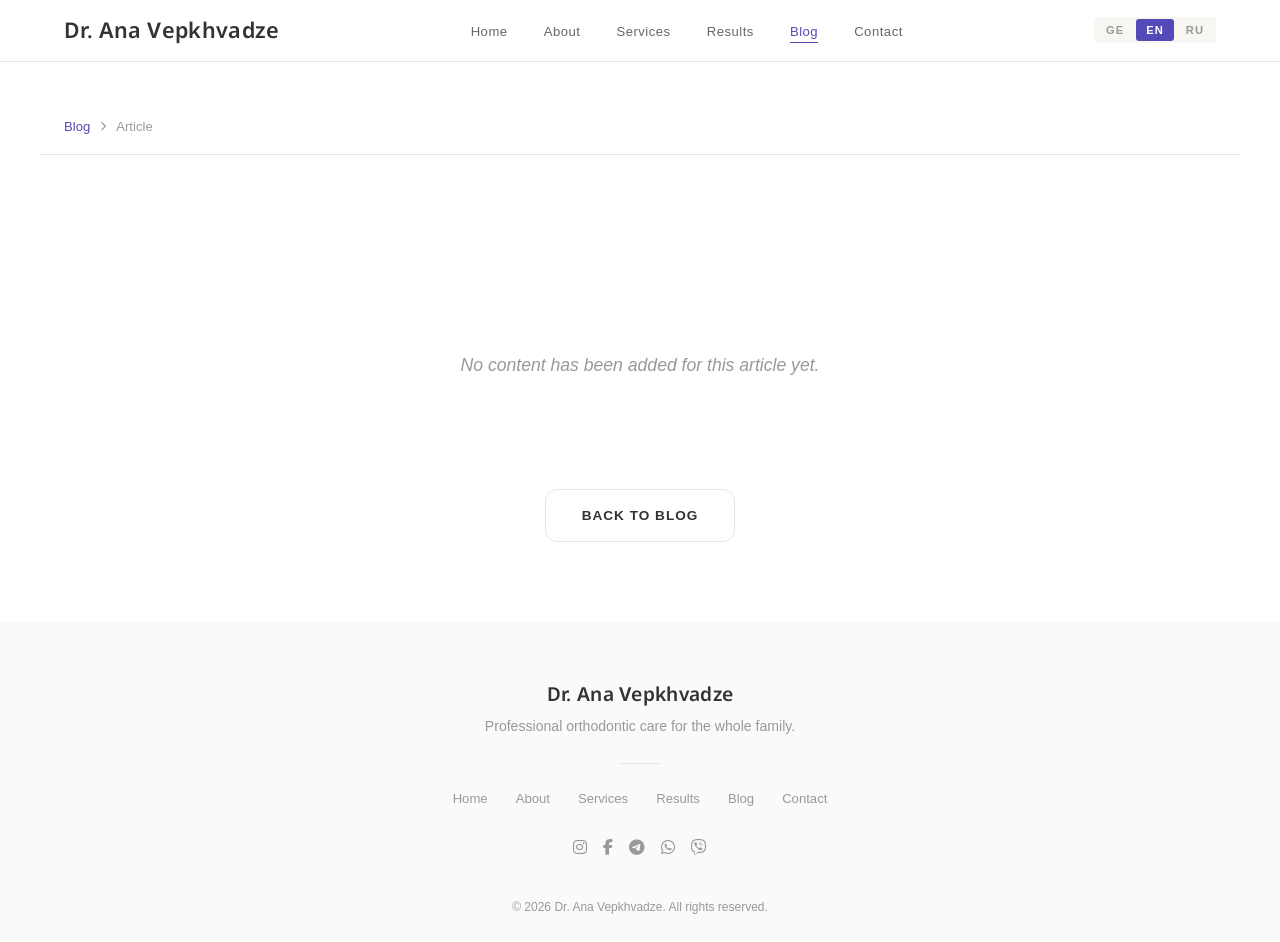
<file: blog-post.html>
<!DOCTYPE html>
<html lang="en">
<head>
  <meta charset="UTF-8" />
  <meta name="viewport" content="width=device-width, initial-scale=1.0" />
  <meta name="description" content="Blog article — Dr. Ana Vepkhvadze Orthodontics." />
  <title>Blog Post — Dr. Ana Vepkhvadze</title>
  <link rel="preconnect" href="https://fonts.googleapis.com" />
  <link rel="preconnect" href="https://fonts.gstatic.com" crossorigin />
  <link href="https://fonts.googleapis.com/css2?family=Noto+Sans+Hebrew:wght@300;400;500;600;700&display=swap" rel="stylesheet" />
  <link rel="stylesheet" href="https://cdnjs.cloudflare.com/ajax/libs/font-awesome/6.5.1/css/all.min.css" />
  <link rel="stylesheet" href="css/style.css" />
</head>
<body>

  <!-- Navigation -->
  <nav class="navbar navbar-light" id="navbar">
    <div class="container nav-inner">
      <a href="index.html" class="logo" data-i18n="logo">Dr. Ana Vepkhvadze</a>
      <ul class="nav-links" id="navLinks">
        <li><a href="index.html" data-i18n="nav.home">Home</a></li>
        <li><a href="about.html" data-i18n="nav.about">About</a></li>
        <li><a href="services.html" data-i18n="nav.services">Services</a></li>
        <li><a href="results.html" data-i18n="nav.results">Results</a></li>
        <li><a href="blog.html" class="active" data-i18n="nav.blog">Blog</a></li>
        <li><a href="contact.html" data-i18n="nav.contact">Contact</a></li>
      </ul>
      <div class="nav-right">
        <div class="lang-switch">
          <button class="lang-btn" data-lang="ka">GE</button>
          <button class="lang-btn active" data-lang="en">EN</button>
          <button class="lang-btn" data-lang="ru">RU</button>
        </div>
        <button class="nav-toggle" id="navToggle" aria-label="Toggle menu">
          <span></span><span></span><span></span>
        </button>
      </div>
    </div>
  </nav>

  <!-- Breadcrumb -->
  <div class="case-breadcrumb">
    <div class="container">
      <a href="blog.html" data-i18n="nav.blog">Blog</a>
      <i class="fas fa-chevron-right"></i>
      <span id="blogBreadcrumbTitle">Article</span>
    </div>
  </div>

  <!-- Blog Post Content -->
  <article class="blog-post-detail">
    <div class="container">
      <div class="blog-post-header" id="blogPostHeader">
        <div class="blog-post-date" id="blogPostDate"></div>
        <h1 class="blog-post-title" id="blogPostTitle"></h1>
        <p class="blog-post-excerpt" id="blogPostExcerpt"></p>
      </div>
      <div class="blog-post-featured" id="blogPostFeatured">
        <!-- Featured image populated by JS -->
      </div>
      <div class="blog-post-blocks" id="blogPostBlocks">
        <p class="case-empty" data-i18n="blog.emptyPost">No content has been added for this article yet.</p>
      </div>
      <div class="section-action text-center" style="margin-top: 48px;">
        <a href="blog.html" class="btn btn-outline-dark" data-i18n="blog.backToBlog"><i class="fas fa-arrow-left"></i> Back to Blog</a>
      </div>
    </div>
  </article>

  <!-- Footer -->
  <footer class="footer">
    <div class="container footer-inner">
      <div>
        <a href="index.html" class="logo" data-i18n="logo">Dr. Ana Vepkhvadze</a>
        <p class="footer-tagline" data-i18n="footer.tagline">Professional orthodontic care for the whole family.</p>
      </div>
      <div class="footer-divider"></div>
      <nav class="footer-nav">
        <a href="index.html" data-i18n="nav.home">Home</a>
        <a href="about.html" data-i18n="nav.about">About</a>
        <a href="services.html" data-i18n="nav.services">Services</a>
        <a href="results.html" data-i18n="nav.results">Results</a>
        <a href="blog.html" data-i18n="nav.blog">Blog</a>
        <a href="contact.html" data-i18n="nav.contact">Contact</a>
      </nav>
      <div class="footer-social">
        <a href="#" aria-label="Instagram" data-social="instagram"><i class="fab fa-instagram"></i></a>
        <a href="#" aria-label="Facebook" data-social="facebook"><i class="fab fa-facebook-f"></i></a>
        <a href="#" aria-label="Telegram" data-social="telegram"><i class="fab fa-telegram-plane"></i></a>
        <a href="#" aria-label="WhatsApp" data-social="whatsapp"><i class="fab fa-whatsapp"></i></a>
        <a href="#" aria-label="Viber" data-social="viber"><i class="fab fa-viber"></i></a>
      </div>
      <p class="footer-copy">&copy; <span id="footerYear"></span> Dr. Ana Vepkhvadze. <span data-i18n="footer.rights">All rights reserved.</span></p>
    </div>
  </footer>

  <script src="js/main.js"></script>
</body>
</html>
</file>
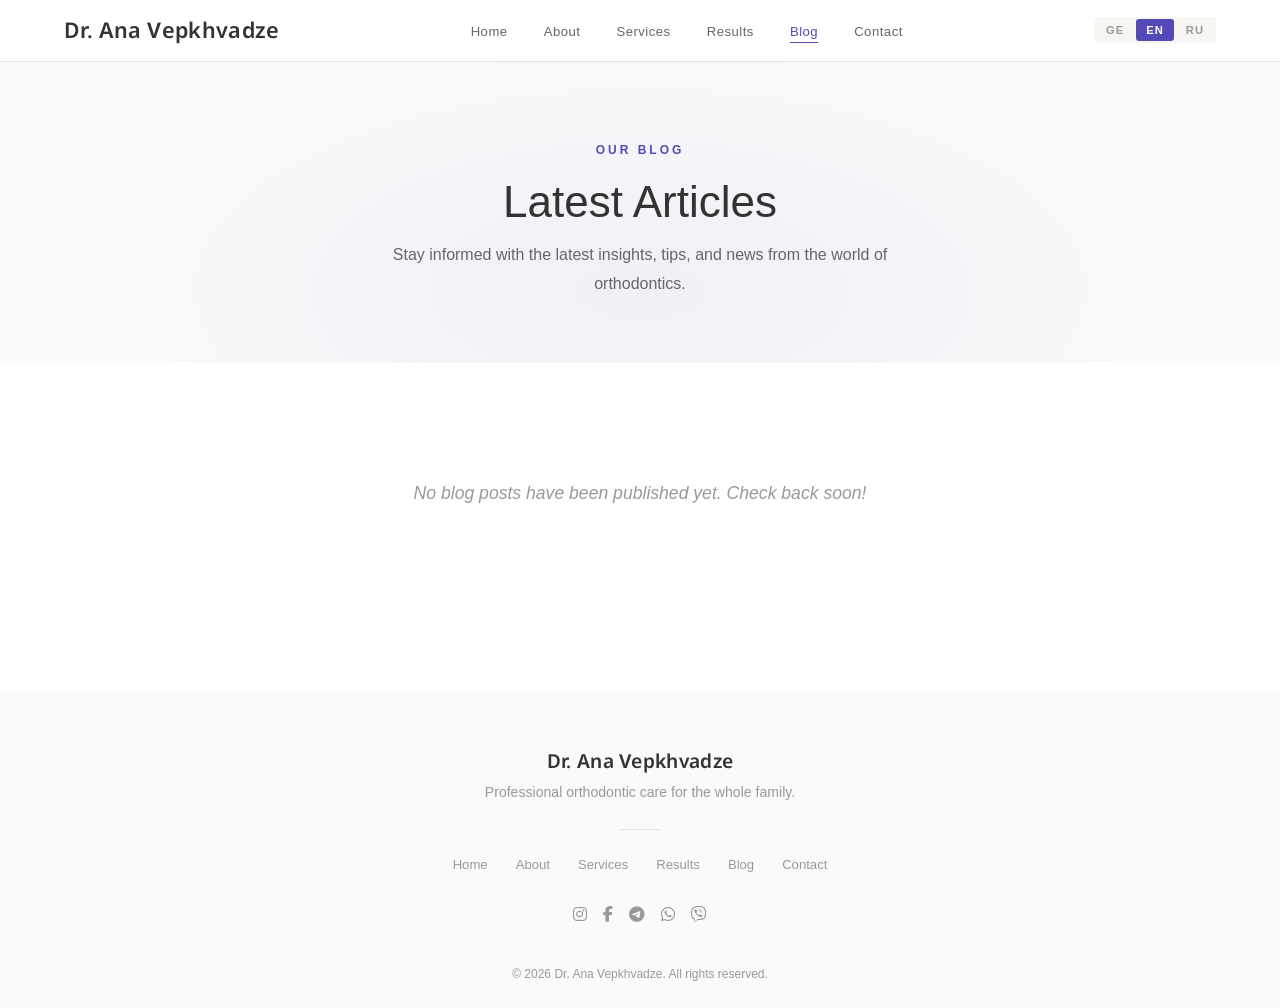
<file: blog.html>
<!DOCTYPE html>
<html lang="en">
<head>
  <meta charset="UTF-8" />
  <meta name="viewport" content="width=device-width, initial-scale=1.0" />
  <meta name="description" content="Orthodontic tips, insights, and news from Dr. Ana Vepkhvadze." />
  <title>Blog — Dr. Ana Vepkhvadze</title>
  <link rel="preconnect" href="https://fonts.googleapis.com" />
  <link rel="preconnect" href="https://fonts.gstatic.com" crossorigin />
  <link href="https://fonts.googleapis.com/css2?family=Noto+Sans+Hebrew:wght@300;400;500;600;700&display=swap" rel="stylesheet" />
  <link rel="stylesheet" href="https://cdnjs.cloudflare.com/ajax/libs/font-awesome/6.5.1/css/all.min.css" />
  <link rel="stylesheet" href="css/style.css" />
</head>
<body>

  <!-- Navigation -->
  <nav class="navbar navbar-light" id="navbar">
    <div class="container nav-inner">
      <a href="index.html" class="logo" data-i18n="logo">Dr. Ana Vepkhvadze</a>
      <ul class="nav-links" id="navLinks">
        <li><a href="index.html" data-i18n="nav.home">Home</a></li>
        <li><a href="about.html" data-i18n="nav.about">About</a></li>
        <li><a href="services.html" data-i18n="nav.services">Services</a></li>
        <li><a href="results.html" data-i18n="nav.results">Results</a></li>
        <li><a href="blog.html" class="active" data-i18n="nav.blog">Blog</a></li>
        <li><a href="contact.html" data-i18n="nav.contact">Contact</a></li>
      </ul>
      <div class="nav-right">
        <div class="lang-switch">
          <button class="lang-btn" data-lang="ka">GE</button>
          <button class="lang-btn active" data-lang="en">EN</button>
          <button class="lang-btn" data-lang="ru">RU</button>
        </div>
        <button class="nav-toggle" id="navToggle" aria-label="Toggle menu">
          <span></span><span></span><span></span>
        </button>
      </div>
    </div>
  </nav>

  <!-- Page Header -->
  <section class="page-header">
    <div class="container">
      <span class="section-label" data-i18n="blog.subtitle">Our Blog</span>
      <h1 class="section-heading" data-i18n="blog.title">Latest Articles</h1>
      <p class="section-desc" data-i18n="blog.description">Tips, insights, and news from our orthodontic practice.</p>
    </div>
  </section>

  <!-- Blog Listing -->
  <section class="blog-section blog-listing-page">
    <div class="container">
      <div class="blog-grid stagger" id="blogGrid">
        <!-- Populated by JS -->
      </div>
      <p class="blog-empty" id="blogEmpty" data-i18n="blog.empty">No articles yet. Check back soon!</p>
    </div>
  </section>

  <!-- Footer -->
  <footer class="footer">
    <div class="container footer-inner">
      <div>
        <a href="index.html" class="logo" data-i18n="logo">Dr. Ana Vepkhvadze</a>
        <p class="footer-tagline" data-i18n="footer.tagline">Professional orthodontic care for the whole family.</p>
      </div>
      <div class="footer-divider"></div>
      <nav class="footer-nav">
        <a href="index.html" data-i18n="nav.home">Home</a>
        <a href="about.html" data-i18n="nav.about">About</a>
        <a href="services.html" data-i18n="nav.services">Services</a>
        <a href="results.html" data-i18n="nav.results">Results</a>
        <a href="blog.html" data-i18n="nav.blog">Blog</a>
        <a href="contact.html" data-i18n="nav.contact">Contact</a>
      </nav>
      <div class="footer-social">
        <a href="#" aria-label="Instagram" data-social="instagram"><i class="fab fa-instagram"></i></a>
        <a href="#" aria-label="Facebook" data-social="facebook"><i class="fab fa-facebook-f"></i></a>
        <a href="#" aria-label="Telegram" data-social="telegram"><i class="fab fa-telegram-plane"></i></a>
        <a href="#" aria-label="WhatsApp" data-social="whatsapp"><i class="fab fa-whatsapp"></i></a>
        <a href="#" aria-label="Viber" data-social="viber"><i class="fab fa-viber"></i></a>
      </div>
      <p class="footer-copy">&copy; <span id="footerYear"></span> Dr. Ana Vepkhvadze. <span data-i18n="footer.rights">All rights reserved.</span></p>
    </div>
  </footer>

  <script src="js/main.js"></script>
</body>
</html>
</file>
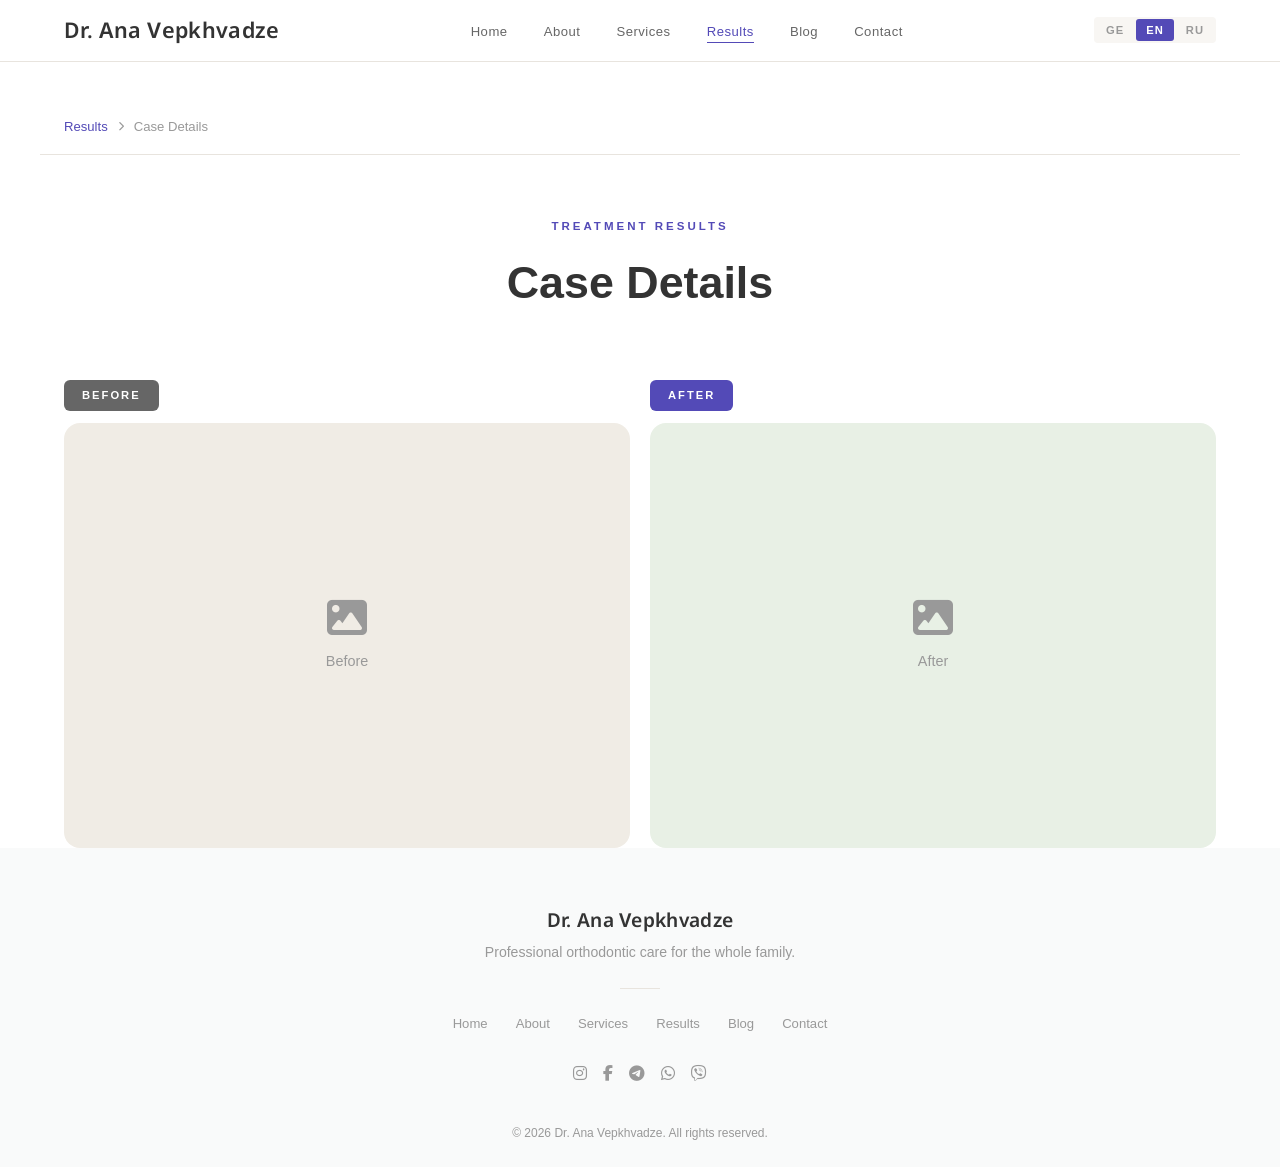
<file: case.html>
<!DOCTYPE html>
<html lang="en">
<head>
  <meta charset="UTF-8" />
  <meta name="viewport" content="width=device-width, initial-scale=1.0" />
  <meta name="description" content="Treatment case details — Before & After orthodontic transformation by Dr. Ana Vepkhvadze." />
  <title>Case Details — Dr. Ana Vepkhvadze</title>
  <link rel="preconnect" href="https://fonts.googleapis.com" />
  <link rel="preconnect" href="https://fonts.gstatic.com" crossorigin />
  <link href="https://fonts.googleapis.com/css2?family=Noto+Sans+Hebrew:wght@300;400;500;600;700&display=swap" rel="stylesheet" />
  <link rel="stylesheet" href="https://cdnjs.cloudflare.com/ajax/libs/font-awesome/6.5.1/css/all.min.css" />
  <link rel="stylesheet" href="css/style.css" />
</head>
<body>

  <!-- Navigation -->
  <nav class="navbar navbar-light" id="navbar">
    <div class="container nav-inner">
      <a href="index.html" class="logo" data-i18n="logo">Dr. Ana Vepkhvadze</a>
      <ul class="nav-links" id="navLinks">
        <li><a href="index.html" data-i18n="nav.home">Home</a></li>
        <li><a href="about.html" data-i18n="nav.about">About</a></li>
        <li><a href="services.html" data-i18n="nav.services">Services</a></li>
        <li><a href="results.html" class="active" data-i18n="nav.results">Results</a></li>
        <li><a href="blog.html" data-i18n="nav.blog">Blog</a></li>
        <li><a href="contact.html" data-i18n="nav.contact">Contact</a></li>
      </ul>
      <div class="nav-right">
        <div class="lang-switch">
          <button class="lang-btn" data-lang="ka">GE</button>
          <button class="lang-btn active" data-lang="en">EN</button>
          <button class="lang-btn" data-lang="ru">RU</button>
        </div>
        <button class="nav-toggle" id="navToggle" aria-label="Toggle menu">
          <span></span><span></span><span></span>
        </button>
      </div>
    </div>
  </nav>

  <!-- Breadcrumb -->
  <div class="case-breadcrumb">
    <div class="container">
      <a href="results.html" data-i18n="nav.results">Results</a>
      <i class="fas fa-chevron-right"></i>
      <span id="caseBreadcrumbTitle">Case Details</span>
    </div>
  </div>

  <!-- Case Intro / Patient Header -->
  <section class="case-intro" id="caseIntroSection">
    <div class="container">
      <div class="case-intro-inner">
        <span class="case-intro-label" id="caseLabel" data-i18n="results.subtitle">Treatment Results</span>
        <h1 class="case-intro-title" id="caseTitle">Case Details</h1>
        <p class="case-intro-summary" id="caseDescription"></p>
      </div>
    </div>
  </section>

  <!-- Main Transformation Showcase — Before & After Side-by-Side -->
  <section class="case-transformation" id="caseTransformation">
    <div class="container">
      <div class="case-transformation-grid">
        <div class="case-transformation-side case-transformation-before" id="caseTransformBefore">
          <div class="case-transformation-label-wrap">
            <span class="case-transformation-label case-transformation-label--before" data-i18n="results.before">Before</span>
          </div>
          <div class="case-transformation-image" id="caseTransformBeforeImg">
            <div class="case-transformation-placeholder">
              <i class="fas fa-image"></i>
              <span>Before</span>
            </div>
          </div>
        </div>
        <div class="case-transformation-side case-transformation-after" id="caseTransformAfter">
          <div class="case-transformation-label-wrap">
            <span class="case-transformation-label case-transformation-label--after" data-i18n="results.after">After</span>
          </div>
          <div class="case-transformation-image" id="caseTransformAfterImg">
            <div class="case-transformation-placeholder">
              <i class="fas fa-image"></i>
              <span>After</span>
            </div>
          </div>
        </div>
      </div>
      <!-- Interactive slider toggle -->
      <div class="case-slider-toggle" id="caseSliderToggle" style="display:none;">
        <button class="case-slider-toggle-btn" id="btnToggleSlider">
          <i class="fas fa-sliders-h"></i>
          <span data-i18n="case.compareSlider">Compare with Slider</span>
        </button>
      </div>
      <!-- Slider container (hidden by default, activated by toggle) -->
      <div class="case-slider-container" id="caseSliderContainer" style="display:none;">
        <div class="case-slider-wrap" id="caseHeroSlider"></div>
        <button class="case-slider-close-btn" id="btnCloseSlider">
          <i class="fas fa-th-large"></i>
          <span data-i18n="case.splitView">Back to Split View</span>
        </button>
      </div>
    </div>
  </section>

  <!-- Treatment Info Strip -->
  <section class="case-info-strip" id="caseInfoStripSection" style="display:none;">
    <div class="container">
      <div class="case-info-strip-grid" id="caseInfoGrid">
        <!-- Populated by JS: treatment info items -->
      </div>
    </div>
  </section>

  <!-- Case Narrative Section -->
  <section class="case-narrative" id="caseNarrativeSection" style="display:none;">
    <div class="container">
      <div class="case-narrative-inner">
        <p class="case-narrative-text" id="caseNarrativeText"></p>
      </div>
    </div>
  </section>

  <!-- Before Images Gallery Section -->
  <section class="case-gallery-section case-gallery-before" id="caseBeforeSection" style="display:none;">
    <div class="container">
      <div class="case-gallery-header">
        <span class="case-gallery-tag case-gallery-tag--before" data-i18n="results.before">Before</span>
        <h2 class="case-gallery-title" data-i18n="case.beforeTitle">Before Treatment</h2>
      </div>
      <div class="case-gallery-grid" id="caseBeforeGrid">
        <!-- Populated by JS -->
      </div>
    </div>
  </section>

  <!-- After Images Gallery Section -->
  <section class="case-gallery-section case-gallery-after" id="caseAfterSection" style="display:none;">
    <div class="container">
      <div class="case-gallery-header">
        <span class="case-gallery-tag case-gallery-tag--after" data-i18n="results.after">After</span>
        <h2 class="case-gallery-title" data-i18n="case.afterTitle">After Treatment</h2>
      </div>
      <div class="case-gallery-grid" id="caseAfterGrid">
        <!-- Populated by JS -->
      </div>
    </div>
  </section>

  <!-- Case Detail Content Blocks — flexible content area -->
  <section class="case-detail" id="caseDetailSection" style="display:none;">
    <div class="container">
      <div class="case-detail-blocks" id="caseDetailBlocks"></div>
    </div>
  </section>

  <!-- More Transformations Section -->
  <section class="case-more" id="caseRelated" style="display:none;">
    <div class="container">
      <div class="case-more-header">
        <span class="section-label" data-i18n="case.moreLabel">Explore</span>
        <h2 class="case-more-title" data-i18n="case.relatedCases">More Transformations</h2>
        <p class="case-more-desc" data-i18n="case.moreDesc">See more real results from our orthodontic treatments.</p>
      </div>
      <div class="case-more-grid" id="caseRelatedGrid">
        <!-- Populated by JS -->
      </div>
      <div class="case-more-cta">
        <a href="results.html" class="btn btn-outline-dark case-more-btn" data-i18n="case.viewAll">View All Results</a>
      </div>
    </div>
  </section>

  <!-- Footer -->
  <footer class="footer">
    <div class="container footer-inner">
      <div>
        <a href="index.html" class="logo" data-i18n="logo">Dr. Ana Vepkhvadze</a>
        <p class="footer-tagline" data-i18n="footer.tagline">Professional orthodontic care for the whole family.</p>
      </div>
      <div class="footer-divider"></div>
      <nav class="footer-nav">
        <a href="index.html" data-i18n="nav.home">Home</a>
        <a href="about.html" data-i18n="nav.about">About</a>
        <a href="services.html" data-i18n="nav.services">Services</a>
        <a href="results.html" data-i18n="nav.results">Results</a>
        <a href="blog.html" data-i18n="nav.blog">Blog</a>
        <a href="contact.html" data-i18n="nav.contact">Contact</a>
      </nav>
      <div class="footer-social">
        <a href="#" aria-label="Instagram" data-social="instagram"><i class="fab fa-instagram"></i></a>
        <a href="#" aria-label="Facebook" data-social="facebook"><i class="fab fa-facebook-f"></i></a>
        <a href="#" aria-label="Telegram" data-social="telegram"><i class="fab fa-telegram-plane"></i></a>
        <a href="#" aria-label="WhatsApp" data-social="whatsapp"><i class="fab fa-whatsapp"></i></a>
        <a href="#" aria-label="Viber" data-social="viber"><i class="fab fa-viber"></i></a>
      </div>
      <p class="footer-copy">&copy; <span id="footerYear"></span> Dr. Ana Vepkhvadze. <span data-i18n="footer.rights">All rights reserved.</span></p>
    </div>
  </footer>

  <script src="js/main.js"></script>
</body>
</html>
</file>
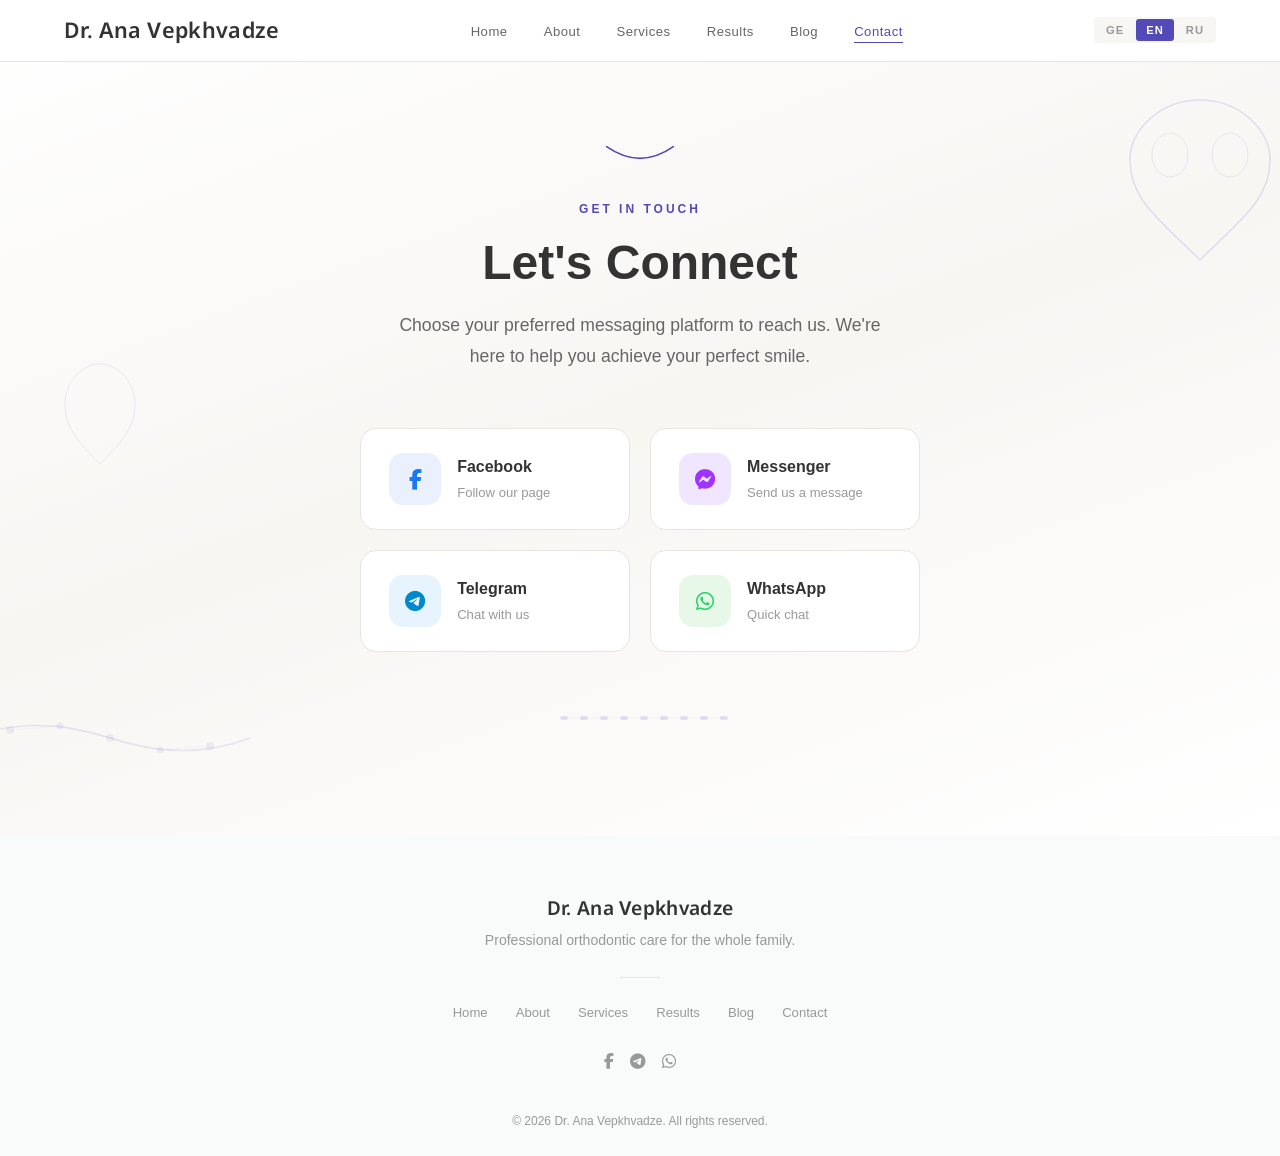
<file: contact.html>
<!DOCTYPE html>
<html lang="en">
<head>
  <meta charset="UTF-8" />
  <meta name="viewport" content="width=device-width, initial-scale=1.0" />
  <meta name="description" content="Get in touch with Dr. Ana Vepkhvadze — Reach us on Facebook, Messenger, Telegram, or WhatsApp." />
  <title>Contact — Dr. Ana Vepkhvadze</title>
  <link rel="preconnect" href="https://fonts.googleapis.com" />
  <link rel="preconnect" href="https://fonts.gstatic.com" crossorigin />
  <link href="https://fonts.googleapis.com/css2?family=Noto+Sans+Hebrew:wght@300;400;500;600;700&display=swap" rel="stylesheet" />
  <link rel="stylesheet" href="https://cdnjs.cloudflare.com/ajax/libs/font-awesome/6.5.1/css/all.min.css" />
  <link rel="stylesheet" href="css/style.css" />
</head>
<body>

  <!-- Navigation -->
  <nav class="navbar navbar-light" id="navbar">
    <div class="container nav-inner">
      <a href="index.html" class="logo" data-i18n="logo">Dr. Ana Vepkhvadze</a>
      <ul class="nav-links" id="navLinks">
        <li><a href="index.html" data-i18n="nav.home">Home</a></li>
        <li><a href="about.html" data-i18n="nav.about">About</a></li>
        <li><a href="services.html" data-i18n="nav.services">Services</a></li>
        <li><a href="results.html" data-i18n="nav.results">Results</a></li>
        <li><a href="blog.html" data-i18n="nav.blog">Blog</a></li>
        <li><a href="contact.html" class="active" data-i18n="nav.contact">Contact</a></li>
      </ul>
      <div class="nav-right">
        <div class="lang-switch">
          <button class="lang-btn" data-lang="ka">GE</button>
          <button class="lang-btn active" data-lang="en">EN</button>
          <button class="lang-btn" data-lang="ru">RU</button>
        </div>
        <button class="nav-toggle" id="navToggle" aria-label="Toggle menu">
          <span></span><span></span><span></span>
        </button>
      </div>
    </div>
  </nav>

  <!-- Social Contact Hero -->
  <section class="social-contact">
    <!-- Orthodontic decorative elements -->
    <div class="ortho-deco ortho-deco-1" aria-hidden="true">
      <svg viewBox="0 0 200 200" fill="none" xmlns="http://www.w3.org/2000/svg">
        <path d="M100 20 C140 20, 170 50, 170 80 C170 120, 140 140, 100 180 C60 140, 30 120, 30 80 C30 50, 60 20, 100 20Z" stroke="currentColor" stroke-width="1.5" fill="none" opacity="0.15"/>
        <ellipse cx="70" cy="75" rx="18" ry="22" stroke="currentColor" stroke-width="1" fill="none" opacity="0.1"/>
        <ellipse cx="130" cy="75" rx="18" ry="22" stroke="currentColor" stroke-width="1" fill="none" opacity="0.1"/>
      </svg>
    </div>
    <div class="ortho-deco ortho-deco-2" aria-hidden="true">
      <svg viewBox="0 0 300 60" fill="none" xmlns="http://www.w3.org/2000/svg">
        <path d="M10 30 Q75 5, 150 30 Q225 55, 290 30" stroke="currentColor" stroke-width="1.5" fill="none" opacity="0.12"/>
        <circle cx="50" cy="22" r="4" fill="currentColor" opacity="0.08"/>
        <circle cx="100" cy="18" r="3.5" fill="currentColor" opacity="0.08"/>
        <circle cx="150" cy="30" r="4" fill="currentColor" opacity="0.08"/>
        <circle cx="200" cy="42" r="3.5" fill="currentColor" opacity="0.08"/>
        <circle cx="250" cy="38" r="4" fill="currentColor" opacity="0.08"/>
        <line x1="50" y1="22" x2="100" y2="18" stroke="currentColor" stroke-width="0.8" opacity="0.06"/>
        <line x1="100" y1="18" x2="150" y2="30" stroke="currentColor" stroke-width="0.8" opacity="0.06"/>
        <line x1="150" y1="30" x2="200" y2="42" stroke="currentColor" stroke-width="0.8" opacity="0.06"/>
        <line x1="200" y1="42" x2="250" y2="38" stroke="currentColor" stroke-width="0.8" opacity="0.06"/>
      </svg>
    </div>
    <div class="ortho-deco ortho-deco-3" aria-hidden="true">
      <svg viewBox="0 0 120 120" fill="none" xmlns="http://www.w3.org/2000/svg">
        <path d="M60 10 C80 10, 95 30, 95 50 C95 75, 80 90, 60 110 C40 90, 25 75, 25 50 C25 30, 40 10, 60 10Z" stroke="currentColor" stroke-width="1" fill="none" opacity="0.1"/>
      </svg>
    </div>

    <div class="container">
      <div class="social-contact-inner">
        <!-- Smile curve decoration -->
        <div class="smile-curve" aria-hidden="true">
          <svg viewBox="0 0 120 40" fill="none" xmlns="http://www.w3.org/2000/svg">
            <path d="M10 10 Q60 45, 110 10" stroke="currentColor" stroke-width="2.5" stroke-linecap="round" fill="none"/>
          </svg>
        </div>

        <span class="section-label" data-i18n="contact.subtitle">Get in Touch</span>
        <h1 class="social-contact-title" data-i18n="contact.title">Let's Connect</h1>
        <p class="social-contact-desc" data-i18n="contact.description">Choose your preferred messaging platform to reach us. We're here to help you achieve your perfect smile.</p>

        <div class="social-channels">
          <a href="#" class="social-channel-card" data-social="facebook" target="_blank" rel="noopener">
            <div class="social-channel-icon social-channel-facebook">
              <i class="fab fa-facebook-f"></i>
            </div>
            <div class="social-channel-info">
              <h3>Facebook</h3>
              <p data-i18n="contact.facebookDesc">Follow our page</p>
            </div>
            <i class="fas fa-arrow-right social-channel-arrow"></i>
          </a>

          <a href="#" class="social-channel-card" data-social="messenger" target="_blank" rel="noopener">
            <div class="social-channel-icon social-channel-messenger">
              <i class="fab fa-facebook-messenger"></i>
            </div>
            <div class="social-channel-info">
              <h3>Messenger</h3>
              <p data-i18n="contact.messengerDesc">Send us a message</p>
            </div>
            <i class="fas fa-arrow-right social-channel-arrow"></i>
          </a>

          <a href="#" class="social-channel-card" data-social="telegram" target="_blank" rel="noopener">
            <div class="social-channel-icon social-channel-telegram">
              <i class="fab fa-telegram-plane"></i>
            </div>
            <div class="social-channel-info">
              <h3>Telegram</h3>
              <p data-i18n="contact.telegramDesc">Chat with us</p>
            </div>
            <i class="fas fa-arrow-right social-channel-arrow"></i>
          </a>

          <a href="#" class="social-channel-card" data-social="whatsapp" target="_blank" rel="noopener">
            <div class="social-channel-icon social-channel-whatsapp">
              <i class="fab fa-whatsapp"></i>
            </div>
            <div class="social-channel-info">
              <h3>WhatsApp</h3>
              <p data-i18n="contact.whatsappDesc">Quick chat</p>
            </div>
            <i class="fas fa-arrow-right social-channel-arrow"></i>
          </a>
        </div>

        <!-- Bottom decorative bracket line -->
        <div class="ortho-bracket-line" aria-hidden="true">
          <svg viewBox="0 0 400 20" fill="none" xmlns="http://www.w3.org/2000/svg">
            <rect x="120" y="8" width="8" height="4" rx="2" fill="currentColor" opacity="0.15"/>
            <rect x="140" y="8" width="8" height="4" rx="2" fill="currentColor" opacity="0.15"/>
            <rect x="160" y="8" width="8" height="4" rx="2" fill="currentColor" opacity="0.15"/>
            <rect x="180" y="8" width="8" height="4" rx="2" fill="currentColor" opacity="0.15"/>
            <rect x="200" y="8" width="8" height="4" rx="2" fill="currentColor" opacity="0.15"/>
            <rect x="220" y="8" width="8" height="4" rx="2" fill="currentColor" opacity="0.15"/>
            <rect x="240" y="8" width="8" height="4" rx="2" fill="currentColor" opacity="0.15"/>
            <rect x="260" y="8" width="8" height="4" rx="2" fill="currentColor" opacity="0.15"/>
            <rect x="280" y="8" width="8" height="4" rx="2" fill="currentColor" opacity="0.15"/>
            <line x1="124" y1="10" x2="284" y2="10" stroke="currentColor" stroke-width="0.5" opacity="0.08"/>
          </svg>
        </div>
      </div>
    </div>
  </section>

  <!-- Footer -->
  <footer class="footer">
    <div class="container footer-inner">
      <div>
        <a href="index.html" class="logo" data-i18n="logo">Dr. Ana Vepkhvadze</a>
        <p class="footer-tagline" data-i18n="footer.tagline">Professional orthodontic care for the whole family.</p>
      </div>
      <div class="footer-divider"></div>
      <nav class="footer-nav">
        <a href="index.html" data-i18n="nav.home">Home</a>
        <a href="about.html" data-i18n="nav.about">About</a>
        <a href="services.html" data-i18n="nav.services">Services</a>
        <a href="results.html" data-i18n="nav.results">Results</a>
        <a href="blog.html" data-i18n="nav.blog">Blog</a>
        <a href="contact.html" data-i18n="nav.contact">Contact</a>
      </nav>
      <div class="footer-social">
        <a href="#" aria-label="Facebook" data-social="facebook"><i class="fab fa-facebook-f"></i></a>
        <a href="#" aria-label="Telegram" data-social="telegram"><i class="fab fa-telegram-plane"></i></a>
        <a href="#" aria-label="WhatsApp" data-social="whatsapp"><i class="fab fa-whatsapp"></i></a>
      </div>
      <p class="footer-copy">&copy; <span id="footerYear"></span> Dr. Ana Vepkhvadze. <span data-i18n="footer.rights">All rights reserved.</span></p>
    </div>
  </footer>

  <script src="js/main.js"></script>
</body>
</html>
</file>
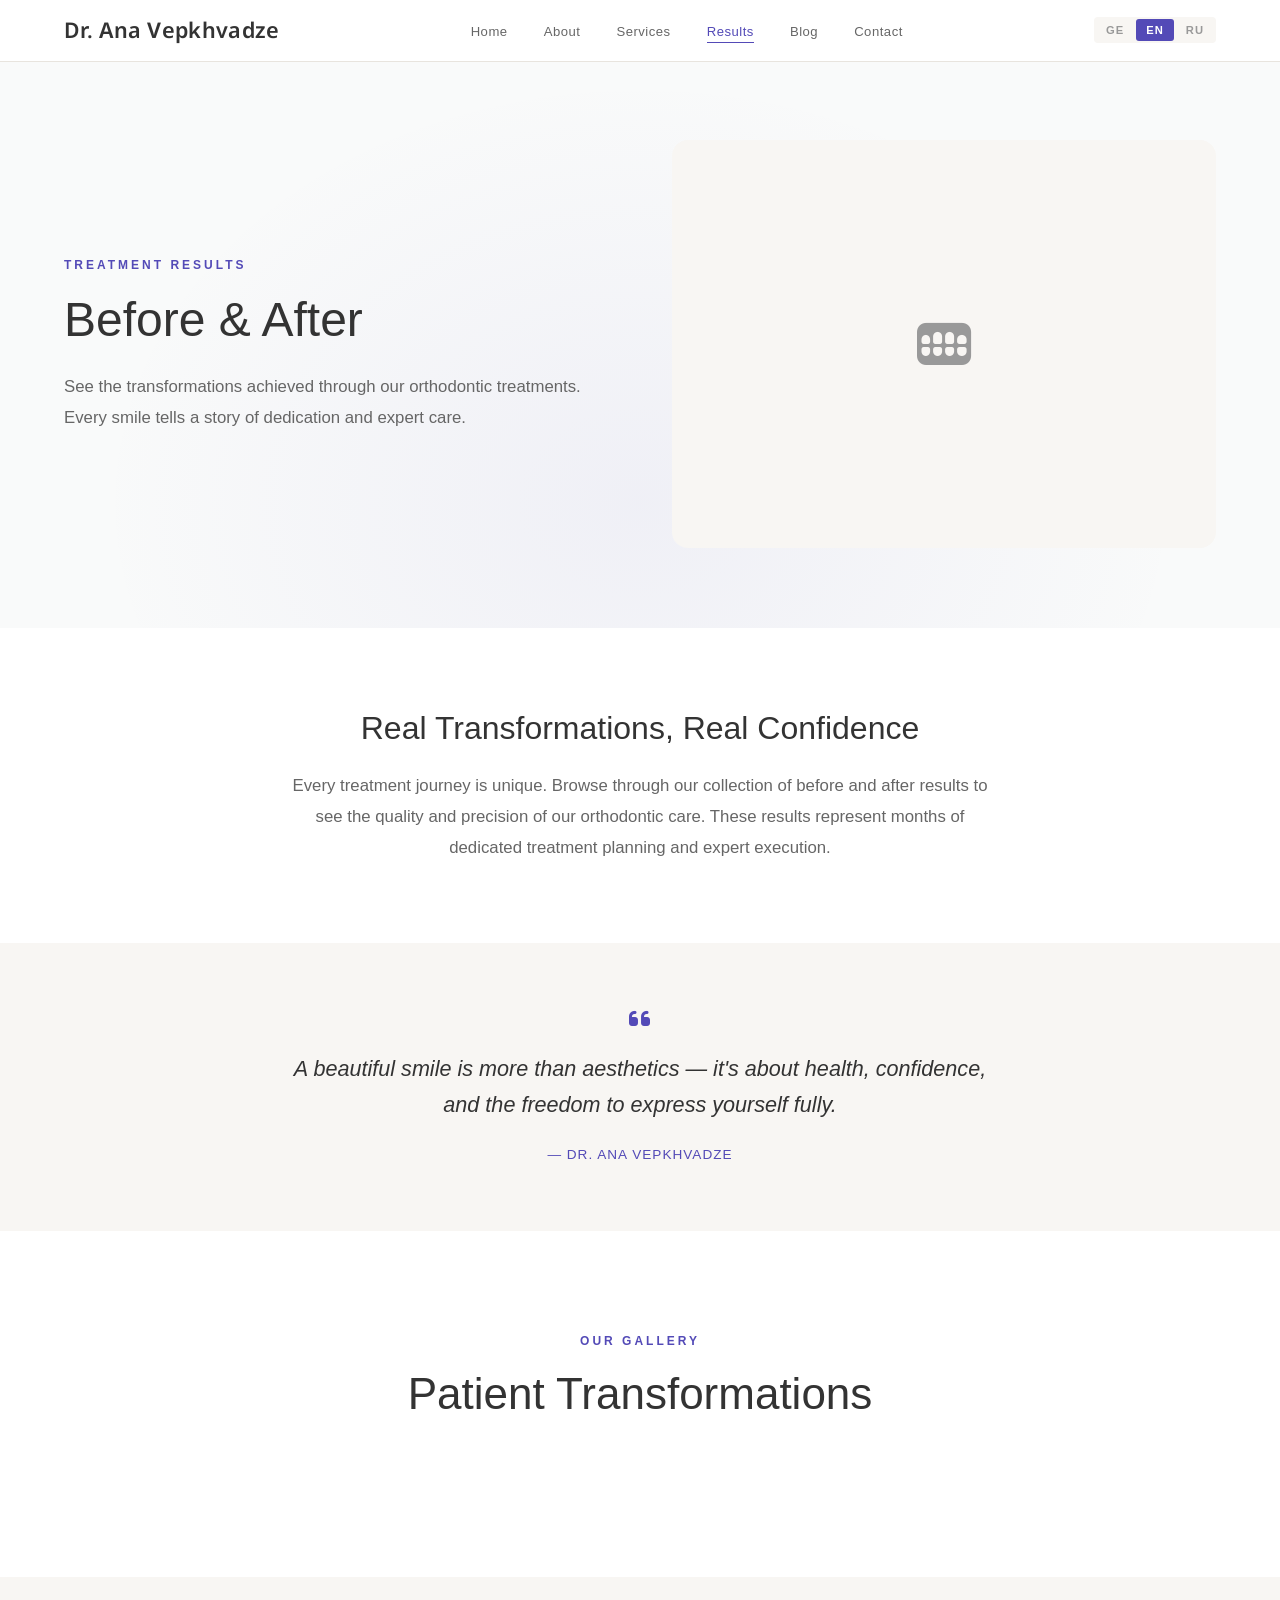
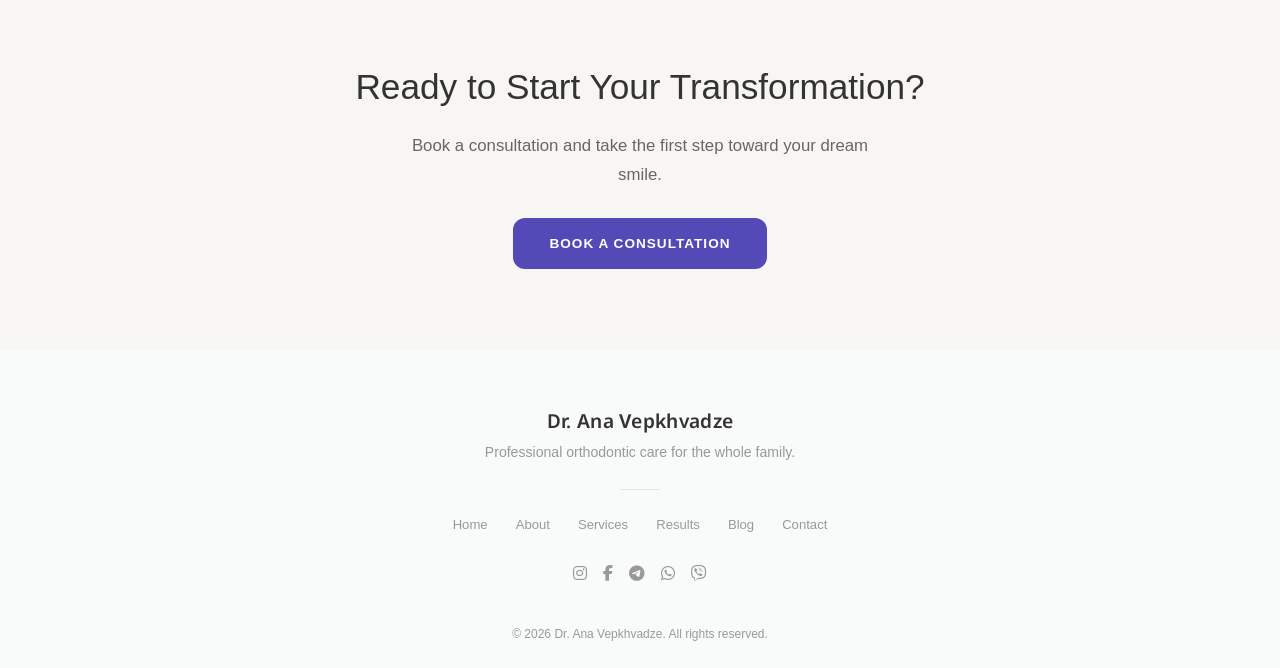
<file: results.html>
<!DOCTYPE html>
<html lang="en">
<head>
  <meta charset="UTF-8" />
  <meta name="viewport" content="width=device-width, initial-scale=1.0" />
  <meta name="description" content="Before & After treatment results — See real orthodontic transformations by Dr. Ana Vepkhvadze." />
  <title>Results — Dr. Ana Vepkhvadze</title>
  <link rel="preconnect" href="https://fonts.googleapis.com" />
  <link rel="preconnect" href="https://fonts.gstatic.com" crossorigin />
  <link href="https://fonts.googleapis.com/css2?family=Noto+Sans+Hebrew:wght@300;400;500;600;700&display=swap" rel="stylesheet" />
  <link rel="stylesheet" href="https://cdnjs.cloudflare.com/ajax/libs/font-awesome/6.5.1/css/all.min.css" />
  <link rel="stylesheet" href="css/style.css" />
</head>
<body>

  <!-- Navigation -->
  <nav class="navbar navbar-light" id="navbar">
    <div class="container nav-inner">
      <a href="index.html" class="logo" data-i18n="logo">Dr. Ana Vepkhvadze</a>
      <ul class="nav-links" id="navLinks">
        <li><a href="index.html" data-i18n="nav.home">Home</a></li>
        <li><a href="about.html" data-i18n="nav.about">About</a></li>
        <li><a href="services.html" data-i18n="nav.services">Services</a></li>
        <li><a href="results.html" class="active" data-i18n="nav.results">Results</a></li>
        <li><a href="blog.html" data-i18n="nav.blog">Blog</a></li>
        <li><a href="contact.html" data-i18n="nav.contact">Contact</a></li>
      </ul>
      <div class="nav-right">
        <div class="lang-switch">
          <button class="lang-btn" data-lang="ka">GE</button>
          <button class="lang-btn active" data-lang="en">EN</button>
          <button class="lang-btn" data-lang="ru">RU</button>
        </div>
        <button class="nav-toggle" id="navToggle" aria-label="Toggle menu">
          <span></span><span></span><span></span>
        </button>
      </div>
    </div>
  </nav>

  <!-- Page Header — Editorial Introduction -->
  <section class="results-hero">
    <div class="container">
      <div class="results-hero-inner">
        <div class="results-hero-content">
          <span class="section-label" data-i18n="results.subtitle">Treatment Results</span>
          <h1 class="results-hero-title" data-i18n="results.title">Before &amp; After</h1>
          <p class="results-hero-desc" data-i18n="results.description">See the transformations achieved through our orthodontic treatments. Every smile tells a story of dedication and expert care.</p>
        </div>
        <div class="results-hero-image" id="resultsHeroImage">
          <div class="results-hero-placeholder">
            <i class="fas fa-teeth"></i>
          </div>
        </div>
      </div>
    </div>
  </section>

  <!-- Editorial Description Section -->
  <section class="results-editorial" id="resultsEditorial">
    <div class="container">
      <div class="results-editorial-inner">
        <div class="results-editorial-text">
          <h2 class="results-editorial-heading" data-i18n="results.editorialTitle">Real Transformations, Real Confidence</h2>
          <p class="results-editorial-desc" data-i18n="results.editorialDesc">Every treatment journey is unique. Browse through our collection of before and after results to see the quality and precision of our orthodontic care. These results represent months of dedicated treatment planning and expert execution.</p>
        </div>
      </div>
    </div>
  </section>

  <!-- Quote / Highlighted Text Section -->
  <section class="results-quote" id="resultsQuote">
    <div class="container">
      <blockquote class="results-quote-text">
        <i class="fas fa-quote-left results-quote-icon"></i>
        <p data-i18n="results.quoteText">A beautiful smile is more than aesthetics — it's about health, confidence, and the freedom to express yourself fully.</p>
        <cite data-i18n="results.quoteAuthor">— Dr. Ana Vepkhvadze</cite>
      </blockquote>
    </div>
  </section>

  <!-- Transformation Listing Section -->
  <section class="results-listing" id="results">
    <div class="container">
      <div class="results-listing-header">
        <span class="section-label" data-i18n="results.galleryLabel">Our Gallery</span>
        <h2 class="section-heading" data-i18n="results.galleryTitle">Patient Transformations</h2>
      </div>
      <div class="results-grid-v2" id="resultsGrid">
        <!-- Populated by JS from admin data -->
      </div>
    </div>
  </section>

  <!-- CTA Section -->
  <section class="results-cta">
    <div class="container text-center">
      <h2 class="results-cta-title" data-i18n="results.ctaTitle">Ready to Start Your Transformation?</h2>
      <p class="results-cta-desc" data-i18n="results.ctaDesc">Book a consultation and take the first step toward your dream smile.</p>
      <a href="contact.html" class="btn btn-primary results-cta-btn" data-i18n="results.ctaBtn">Book a Consultation</a>
    </div>
  </section>

  <!-- Footer -->
  <footer class="footer">
    <div class="container footer-inner">
      <div>
        <a href="index.html" class="logo" data-i18n="logo">Dr. Ana Vepkhvadze</a>
        <p class="footer-tagline" data-i18n="footer.tagline">Professional orthodontic care for the whole family.</p>
      </div>
      <div class="footer-divider"></div>
      <nav class="footer-nav">
        <a href="index.html" data-i18n="nav.home">Home</a>
        <a href="about.html" data-i18n="nav.about">About</a>
        <a href="services.html" data-i18n="nav.services">Services</a>
        <a href="results.html" data-i18n="nav.results">Results</a>
        <a href="blog.html" data-i18n="nav.blog">Blog</a>
        <a href="contact.html" data-i18n="nav.contact">Contact</a>
      </nav>
      <div class="footer-social">
        <a href="#" aria-label="Instagram" data-social="instagram"><i class="fab fa-instagram"></i></a>
        <a href="#" aria-label="Facebook" data-social="facebook"><i class="fab fa-facebook-f"></i></a>
        <a href="#" aria-label="Telegram" data-social="telegram"><i class="fab fa-telegram-plane"></i></a>
        <a href="#" aria-label="WhatsApp" data-social="whatsapp"><i class="fab fa-whatsapp"></i></a>
        <a href="#" aria-label="Viber" data-social="viber"><i class="fab fa-viber"></i></a>
      </div>
      <p class="footer-copy">&copy; <span id="footerYear"></span> Dr. Ana Vepkhvadze. <span data-i18n="footer.rights">All rights reserved.</span></p>
    </div>
  </footer>

  <script src="js/main.js"></script>
</body>
</html>
</file>
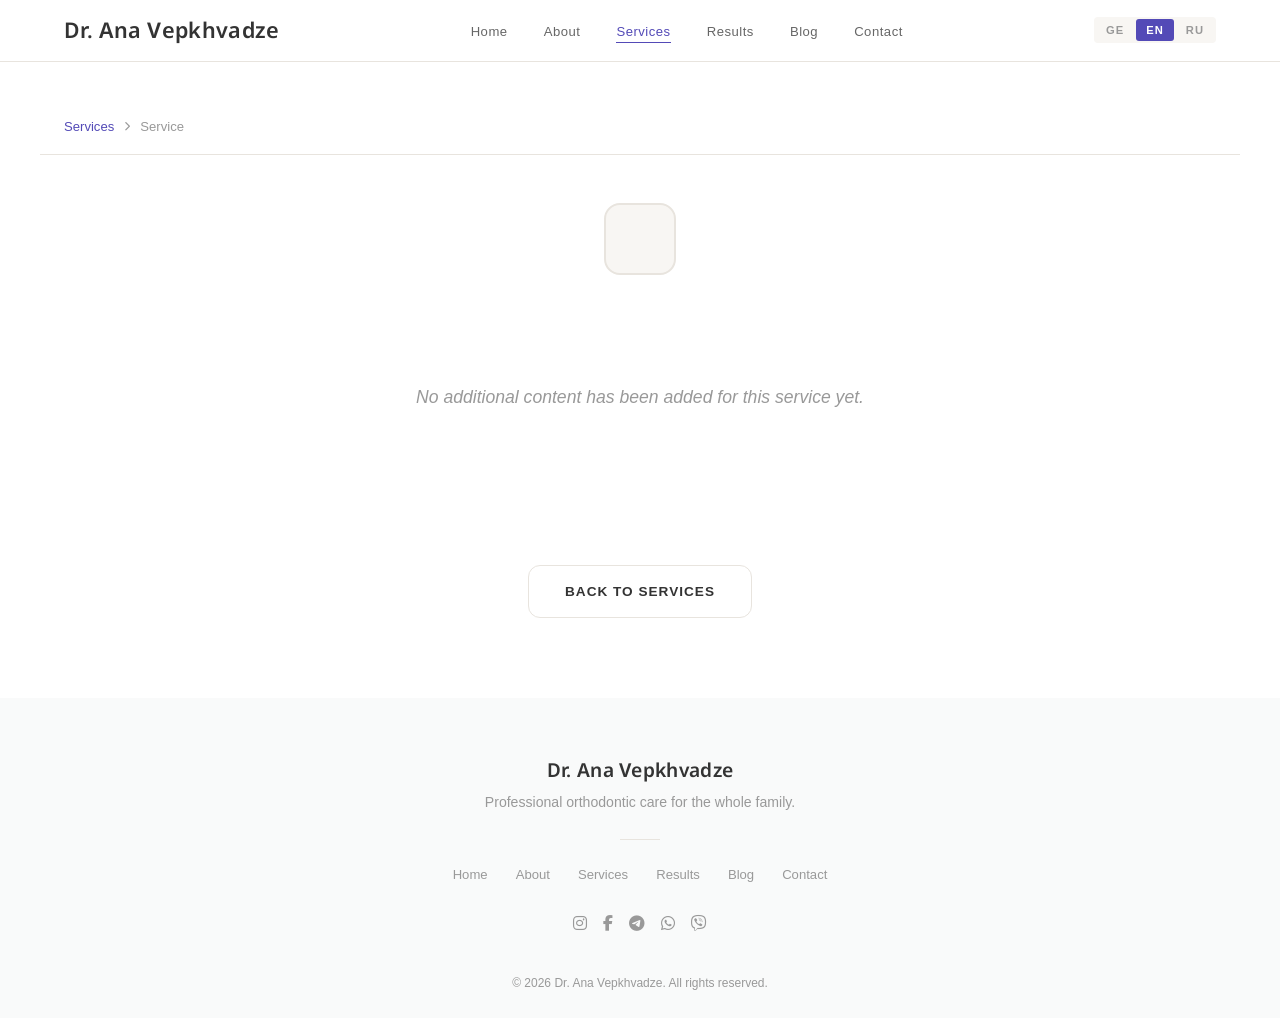
<file: service.html>
<!DOCTYPE html>
<html lang="en">
<head>
  <meta charset="UTF-8" />
  <meta name="viewport" content="width=device-width, initial-scale=1.0" />
  <meta name="description" content="Service detail — Dr. Ana Vepkhvadze Orthodontics." />
  <title>Service — Dr. Ana Vepkhvadze</title>
  <link rel="preconnect" href="https://fonts.googleapis.com" />
  <link rel="preconnect" href="https://fonts.gstatic.com" crossorigin />
  <link href="https://fonts.googleapis.com/css2?family=Noto+Sans+Hebrew:wght@300;400;500;600;700&display=swap" rel="stylesheet" />
  <link rel="stylesheet" href="https://cdnjs.cloudflare.com/ajax/libs/font-awesome/6.5.1/css/all.min.css" />
  <link rel="stylesheet" href="css/style.css" />
</head>
<body>

  <!-- Navigation -->
  <nav class="navbar navbar-light" id="navbar">
    <div class="container nav-inner">
      <a href="index.html" class="logo" data-i18n="logo">Dr. Ana Vepkhvadze</a>
      <ul class="nav-links" id="navLinks">
        <li><a href="index.html" data-i18n="nav.home">Home</a></li>
        <li><a href="about.html" data-i18n="nav.about">About</a></li>
        <li><a href="services.html" class="active" data-i18n="nav.services">Services</a></li>
        <li><a href="results.html" data-i18n="nav.results">Results</a></li>
        <li><a href="blog.html" data-i18n="nav.blog">Blog</a></li>
        <li><a href="contact.html" data-i18n="nav.contact">Contact</a></li>
      </ul>
      <div class="nav-right">
        <div class="lang-switch">
          <button class="lang-btn" data-lang="ka">GE</button>
          <button class="lang-btn active" data-lang="en">EN</button>
          <button class="lang-btn" data-lang="ru">RU</button>
        </div>
        <button class="nav-toggle" id="navToggle" aria-label="Toggle menu">
          <span></span><span></span><span></span>
        </button>
      </div>
    </div>
  </nav>

  <!-- Breadcrumb -->
  <div class="case-breadcrumb">
    <div class="container">
      <a href="services.html" data-i18n="nav.services">Services</a>
      <i class="fas fa-chevron-right"></i>
      <span id="serviceBreadcrumbTitle">Service</span>
    </div>
  </div>

  <!-- Service Detail Content -->
  <article class="service-detail">
    <div class="container">
      <div class="service-detail-header" id="serviceDetailHeader">
        <div class="service-detail-icon" id="serviceDetailIcon"></div>
        <h1 class="service-detail-title" id="serviceDetailTitle"></h1>
        <p class="service-detail-desc" id="serviceDetailDesc"></p>
      </div>
      <div class="service-detail-blocks" id="serviceDetailBlocks">
        <p class="case-empty" data-i18n="service.emptyDetail">No additional content has been added for this service yet.</p>
      </div>
    </div>
  </article>

  <!-- Results / Before & After Section -->
  <section class="service-results-section" id="serviceResultsSection" style="display:none;">
    <div class="container">
      <span class="section-label" data-i18n="results.subtitle">Treatment Results</span>
      <h2 class="section-heading" data-i18n="results.title">Before &amp; After</h2>
      <div class="results-grid stagger" id="serviceResultsGrid"></div>
      <div class="section-action text-center">
        <a href="results.html" class="btn btn-outline-dark" data-i18n="landing.resultsBtn">See All Results <i class="fas fa-arrow-right"></i></a>
      </div>
    </div>
  </section>

  <!-- Back Button -->
  <div class="container text-center" style="padding: 32px 0 80px;">
    <a href="services.html" class="btn btn-outline-dark" data-i18n="service.backToServices"><i class="fas fa-arrow-left"></i> Back to Services</a>
  </div>

  <!-- Footer -->
  <footer class="footer">
    <div class="container footer-inner">
      <div>
        <a href="index.html" class="logo" data-i18n="logo">Dr. Ana Vepkhvadze</a>
        <p class="footer-tagline" data-i18n="footer.tagline">Professional orthodontic care for the whole family.</p>
      </div>
      <div class="footer-divider"></div>
      <nav class="footer-nav">
        <a href="index.html" data-i18n="nav.home">Home</a>
        <a href="about.html" data-i18n="nav.about">About</a>
        <a href="services.html" data-i18n="nav.services">Services</a>
        <a href="results.html" data-i18n="nav.results">Results</a>
        <a href="blog.html" data-i18n="nav.blog">Blog</a>
        <a href="contact.html" data-i18n="nav.contact">Contact</a>
      </nav>
      <div class="footer-social">
        <a href="#" aria-label="Instagram" data-social="instagram"><i class="fab fa-instagram"></i></a>
        <a href="#" aria-label="Facebook" data-social="facebook"><i class="fab fa-facebook-f"></i></a>
        <a href="#" aria-label="Telegram" data-social="telegram"><i class="fab fa-telegram-plane"></i></a>
        <a href="#" aria-label="WhatsApp" data-social="whatsapp"><i class="fab fa-whatsapp"></i></a>
        <a href="#" aria-label="Viber" data-social="viber"><i class="fab fa-viber"></i></a>
      </div>
      <p class="footer-copy">&copy; <span id="footerYear"></span> Dr. Ana Vepkhvadze. <span data-i18n="footer.rights">All rights reserved.</span></p>
    </div>
  </footer>

  <script src="js/main.js"></script>
</body>
</html>
</file>
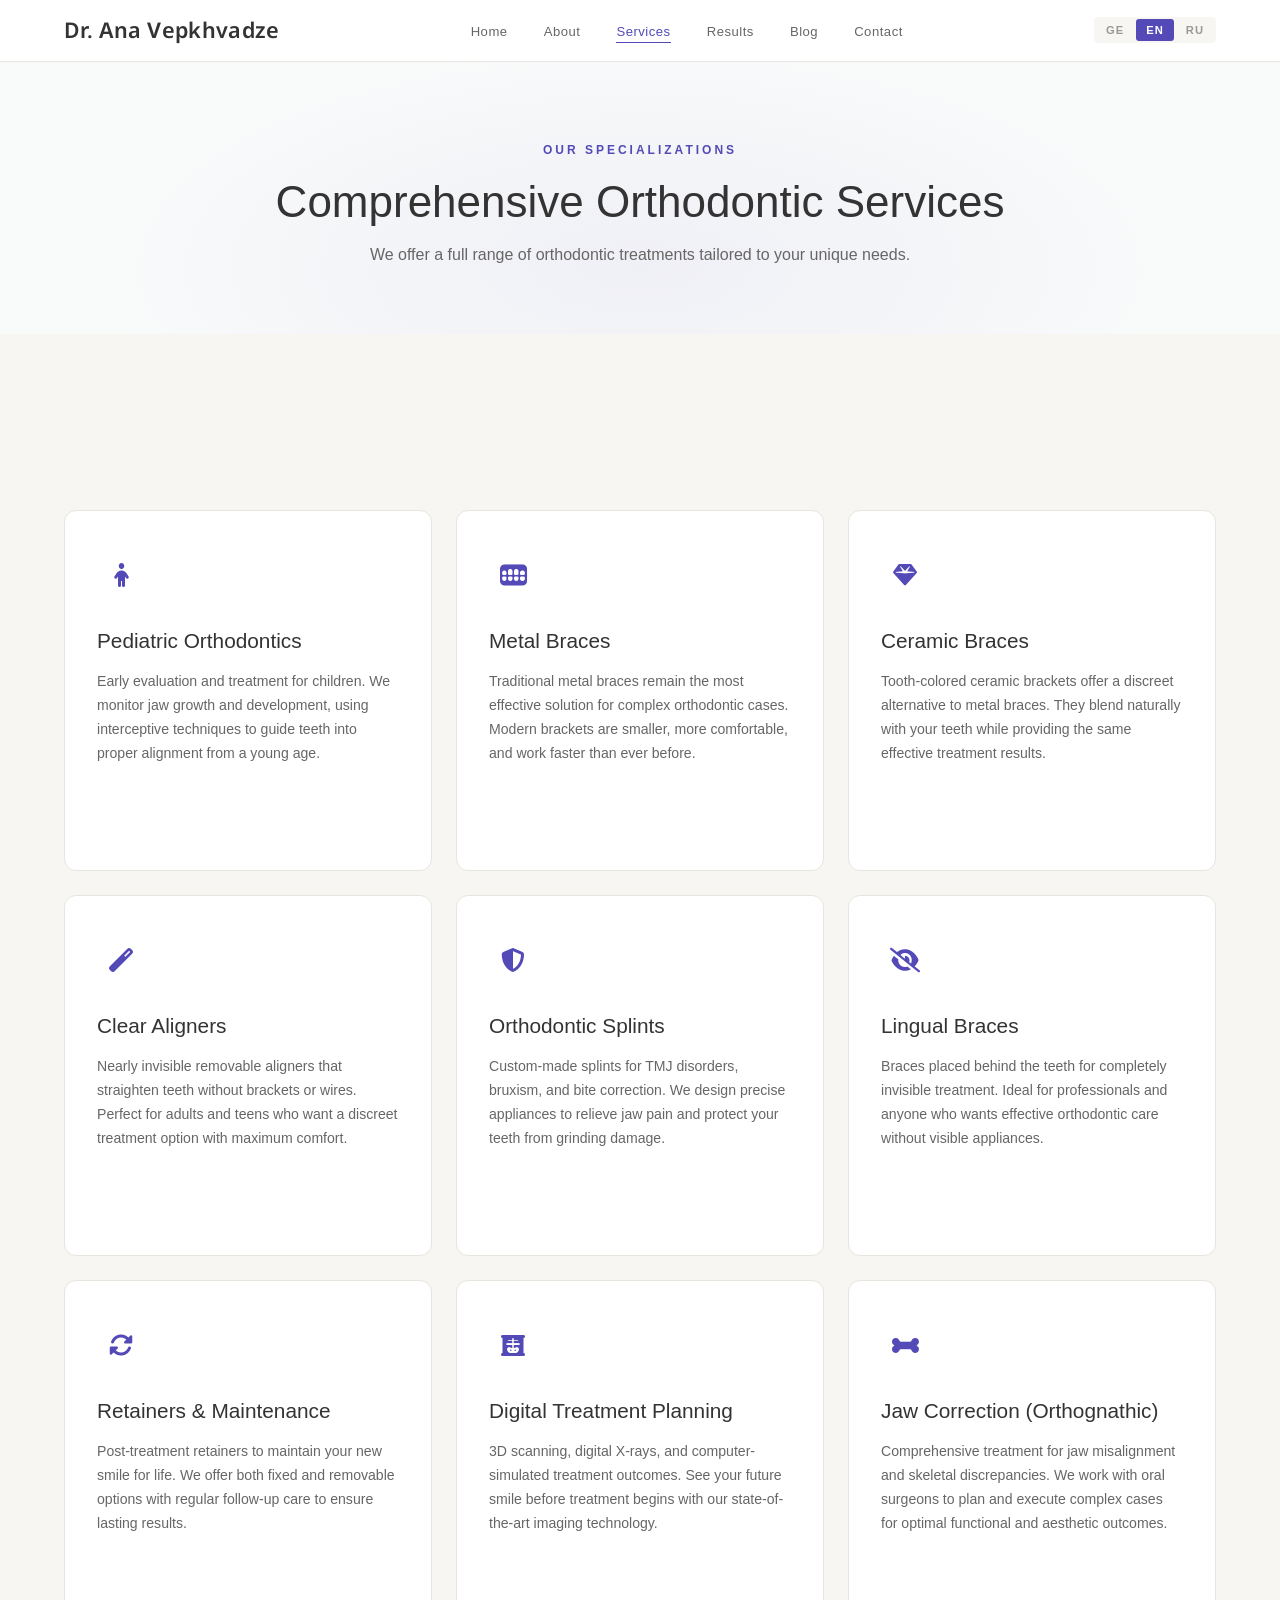
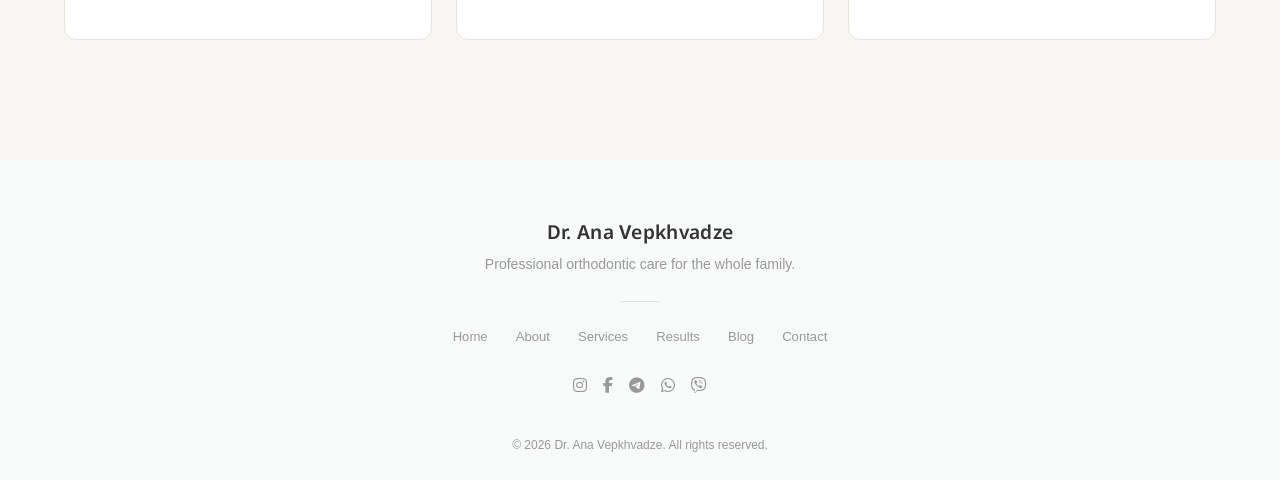
<file: services.html>
<!DOCTYPE html>
<html lang="en">
<head>
  <meta charset="UTF-8" />
  <meta name="viewport" content="width=device-width, initial-scale=1.0" />
  <meta name="description" content="Orthodontic Services — Braces, Clear Aligners, Ceramic Braces, Lingual Braces, Pediatric Orthodontics and more." />
  <title>Services — Dr. Ana Vepkhvadze</title>
  <link rel="preconnect" href="https://fonts.googleapis.com" />
  <link rel="preconnect" href="https://fonts.gstatic.com" crossorigin />
  <link href="https://fonts.googleapis.com/css2?family=Noto+Sans+Hebrew:wght@300;400;500;600;700&display=swap" rel="stylesheet" />
  <link rel="stylesheet" href="https://cdnjs.cloudflare.com/ajax/libs/font-awesome/6.5.1/css/all.min.css" />
  <link rel="stylesheet" href="css/style.css" />
</head>
<body>

  <!-- Navigation -->
  <nav class="navbar navbar-light" id="navbar">
    <div class="container nav-inner">
      <a href="index.html" class="logo" data-i18n="logo">Dr. Ana Vepkhvadze</a>
      <ul class="nav-links" id="navLinks">
        <li><a href="index.html" data-i18n="nav.home">Home</a></li>
        <li><a href="about.html" data-i18n="nav.about">About</a></li>
        <li><a href="services.html" class="active" data-i18n="nav.services">Services</a></li>
        <li><a href="results.html" data-i18n="nav.results">Results</a></li>
        <li><a href="blog.html" data-i18n="nav.blog">Blog</a></li>
        <li><a href="contact.html" data-i18n="nav.contact">Contact</a></li>
      </ul>
      <div class="nav-right">
        <div class="lang-switch">
          <button class="lang-btn" data-lang="ka">GE</button>
          <button class="lang-btn active" data-lang="en">EN</button>
          <button class="lang-btn" data-lang="ru">RU</button>
        </div>
        <button class="nav-toggle" id="navToggle" aria-label="Toggle menu">
          <span></span><span></span><span></span>
        </button>
      </div>
    </div>
  </nav>

  <!-- Page Header -->
  <section class="page-header">
    <div class="container">
      <span class="section-label" data-i18n="services.subtitle">Our Specializations</span>
      <h1 class="section-heading" data-i18n="services.title">Comprehensive Orthodontic Services</h1>
      <p class="section-desc" data-i18n="services.description">We offer a full range of orthodontic treatments tailored to your unique needs.</p>
    </div>
  </section>

  <!-- Services Content -->
  <section class="services" id="services">
    <div class="container">
      <div class="services-grid stagger" id="servicesGrid">
        <div class="service-card reveal">
          <div class="service-icon"><i class="fas fa-child"></i></div>
          <h3 data-i18n="services.pediatric.title">Pediatric Orthodontics</h3>
          <p data-i18n="services.pediatric.desc">Early evaluation and treatment for children. We monitor jaw growth and development, using interceptive techniques to guide teeth into proper alignment from a young age.</p>
        </div>
        <div class="service-card reveal">
          <div class="service-icon"><i class="fas fa-teeth"></i></div>
          <h3 data-i18n="services.braces.title">Metal Braces</h3>
          <p data-i18n="services.braces.desc">Traditional metal braces remain the most effective solution for complex orthodontic cases. Modern brackets are smaller, more comfortable, and work faster than ever before.</p>
        </div>
        <div class="service-card reveal">
          <div class="service-icon"><i class="fas fa-gem"></i></div>
          <h3 data-i18n="services.ceramic.title">Ceramic Braces</h3>
          <p data-i18n="services.ceramic.desc">Tooth-colored ceramic brackets offer a discreet alternative to metal braces. They blend naturally with your teeth while providing the same effective treatment results.</p>
        </div>
        <div class="service-card reveal">
          <div class="service-icon"><i class="fas fa-magic"></i></div>
          <h3 data-i18n="services.aligners.title">Clear Aligners</h3>
          <p data-i18n="services.aligners.desc">Nearly invisible removable aligners that straighten teeth without brackets or wires. Perfect for adults and teens who want a discreet treatment option with maximum comfort.</p>
        </div>
        <div class="service-card reveal">
          <div class="service-icon"><i class="fas fa-shield-alt"></i></div>
          <h3 data-i18n="services.splints.title">Orthodontic Splints</h3>
          <p data-i18n="services.splints.desc">Custom-made splints for TMJ disorders, bruxism, and bite correction. We design precise appliances to relieve jaw pain and protect your teeth from grinding damage.</p>
        </div>
        <div class="service-card reveal">
          <div class="service-icon"><i class="fas fa-eye-slash"></i></div>
          <h3 data-i18n="services.lingual.title">Lingual Braces</h3>
          <p data-i18n="services.lingual.desc">Braces placed behind the teeth for completely invisible treatment. Ideal for professionals and anyone who wants effective orthodontic care without visible appliances.</p>
        </div>
        <div class="service-card reveal">
          <div class="service-icon"><i class="fas fa-sync-alt"></i></div>
          <h3 data-i18n="services.retainers.title">Retainers &amp; Maintenance</h3>
          <p data-i18n="services.retainers.desc">Post-treatment retainers to maintain your new smile for life. We offer both fixed and removable options with regular follow-up care to ensure lasting results.</p>
        </div>
        <div class="service-card reveal">
          <div class="service-icon"><i class="fas fa-x-ray"></i></div>
          <h3 data-i18n="services.digital.title">Digital Treatment Planning</h3>
          <p data-i18n="services.digital.desc">3D scanning, digital X-rays, and computer-simulated treatment outcomes. See your future smile before treatment begins with our state-of-the-art imaging technology.</p>
        </div>
        <div class="service-card reveal">
          <div class="service-icon"><i class="fas fa-bone"></i></div>
          <h3 data-i18n="services.jaw.title">Jaw Correction</h3>
          <p data-i18n="services.jaw.desc">Comprehensive treatment for jaw misalignment and skeletal discrepancies. We work with oral surgeons to plan and execute complex cases for optimal functional and aesthetic outcomes.</p>
        </div>
      </div>
    </div>
  </section>

  <!-- Footer -->
  <footer class="footer">
    <div class="container footer-inner">
      <div>
        <a href="index.html" class="logo" data-i18n="logo">Dr. Ana Vepkhvadze</a>
        <p class="footer-tagline" data-i18n="footer.tagline">Professional orthodontic care for the whole family.</p>
      </div>
      <div class="footer-divider"></div>
      <nav class="footer-nav">
        <a href="index.html" data-i18n="nav.home">Home</a>
        <a href="about.html" data-i18n="nav.about">About</a>
        <a href="services.html" data-i18n="nav.services">Services</a>
        <a href="results.html" data-i18n="nav.results">Results</a>
        <a href="blog.html" data-i18n="nav.blog">Blog</a>
        <a href="contact.html" data-i18n="nav.contact">Contact</a>
      </nav>
      <div class="footer-social">
        <a href="#" aria-label="Instagram" data-social="instagram"><i class="fab fa-instagram"></i></a>
        <a href="#" aria-label="Facebook" data-social="facebook"><i class="fab fa-facebook-f"></i></a>
        <a href="#" aria-label="Telegram" data-social="telegram"><i class="fab fa-telegram-plane"></i></a>
        <a href="#" aria-label="WhatsApp" data-social="whatsapp"><i class="fab fa-whatsapp"></i></a>
        <a href="#" aria-label="Viber" data-social="viber"><i class="fab fa-viber"></i></a>
      </div>
      <p class="footer-copy">&copy; <span id="footerYear"></span> Dr. Ana Vepkhvadze. <span data-i18n="footer.rights">All rights reserved.</span></p>
    </div>
  </footer>

  <script src="js/main.js"></script>
</body>
</html>
</file>
<file: css/style.css>
/* ========================================
   Variables & Reset
   ======================================== */
:root {
  --gold: #534AB7;
  --gold-light: #6e65cc;
  --gold-dark: #43399a;
  --gold-bg: rgba(83,74,183,0.08);
  --dark: #F9FAFA;
  --dark-soft: #EFF1F1;
  --text: #333333;
  --text-light: #666666;
  --text-muted: #999999;
  --cream: #f8f6f3;
  --cream-dark: #f0ece5;
  --white: #ffffff;
  --border: #e8e4de;
  --font-serif: 'Helvetica Neue', Helvetica, Arial, sans-serif;
  --font-sans: 'Helvetica Neue', Helvetica, Arial, sans-serif;
  --font-logo: 'Noto Sans Hebrew', 'DM Sans', sans-serif;
  --transition: 0.4s cubic-bezier(0.25, 0.46, 0.45, 0.94);
  --shadow: 0 4px 24px rgba(0,0,0,0.06);
  --shadow-lg: 0 12px 48px rgba(0,0,0,0.1);
}

*, *::before, *::after { margin: 0; padding: 0; box-sizing: border-box; }
html { scroll-behavior: smooth; }

body {
  font-family: var(--font-sans);
  color: var(--text);
  background: var(--white);
  line-height: 1.7;
  overflow-x: hidden;
  -webkit-font-smoothing: antialiased;
}

a { text-decoration: none; color: inherit; }
img { max-width: 100%; display: block; }
button { font-family: inherit; cursor: pointer; }

.container {
  max-width: 1200px;
  margin: 0 auto;
  padding: 0 24px;
}

/* ========================================
   Typography
   ======================================== */
.section-label {
  font-family: var(--font-sans);
  font-size: 0.75rem;
  font-weight: 600;
  text-transform: uppercase;
  letter-spacing: 3px;
  color: var(--gold);
  margin-bottom: 16px;
  display: block;
}

.section-heading {
  font-family: var(--font-serif);
  font-size: 2.75rem;
  font-weight: 400;
  color: var(--text);
  line-height: 1.2;
  margin-bottom: 20px;
}

.section-desc {
  font-size: 1rem;
  color: var(--text-light);
  max-width: 560px;
  line-height: 1.8;
}

.text-center { text-align: center; }
.mx-auto { margin-left: auto; margin-right: auto; }

/* ========================================
   Buttons
   ======================================== */
.btn {
  display: inline-block;
  padding: 14px 36px;
  font-size: 0.85rem;
  font-weight: 600;
  letter-spacing: 1px;
  text-transform: uppercase;
  border: none;
  border-radius: 12px;
  cursor: pointer;
  transition: all var(--transition);
  font-family: var(--font-sans);
}

.btn-gold {
  background: var(--gold);
  color: var(--white);
}

.btn-gold:hover {
  background: var(--gold-dark);
  transform: translateY(-2px);
  box-shadow: 0 6px 20px rgba(83,74,183,0.35);
}

.btn-outline-light {
  background: transparent;
  color: var(--text);
  border: 1.5px solid var(--border);
}

.btn-outline-light:hover {
  border-color: var(--gold);
  color: var(--gold);
}

.btn-outline-dark {
  background: transparent;
  color: var(--text);
  border: 1.5px solid var(--border);
}

.btn-outline-dark:hover {
  border-color: var(--gold);
  color: var(--gold);
}

.section-action {
  margin-top: 32px;
}

/* ========================================
   Navigation
   ======================================== */
.navbar {
  position: fixed;
  top: 0;
  left: 0;
  width: 100%;
  z-index: 1000;
  padding: 20px 0;
  transition: all var(--transition);
}

.navbar.scrolled,
.navbar.navbar-light {
  background: rgba(255,255,255,0.97);
  backdrop-filter: blur(12px);
  box-shadow: 0 1px 0 var(--border);
  padding: 12px 0;
}

.nav-inner {
  display: flex;
  align-items: center;
  justify-content: space-between;
}

.logo {
  font-family: var(--font-logo);
  font-size: 1.35rem;
  font-weight: 600;
  color: var(--text);
  transition: color var(--transition);
  letter-spacing: 0.3px;
}

.navbar.scrolled .logo,
.navbar.navbar-light .logo { color: var(--text); }

.nav-links {
  display: flex;
  list-style: none;
  gap: 36px;
}

.nav-links a {
  font-size: 0.82rem;
  font-weight: 500;
  color: var(--text-light);
  letter-spacing: 0.5px;
  transition: color var(--transition);
  position: relative;
}

.nav-links a::after {
  content: '';
  position: absolute;
  bottom: -4px;
  left: 0;
  width: 0;
  height: 1px;
  background: var(--gold);
  transition: width var(--transition);
}

.nav-links a:hover { color: var(--text); }
.nav-links a:hover::after { width: 100%; }
.nav-links a.active::after { width: 100%; }

.navbar.scrolled .nav-links a,
.navbar.navbar-light .nav-links a { color: var(--text-light); }

.navbar.scrolled .nav-links a:hover,
.navbar.navbar-light .nav-links a:hover { color: var(--text); }

.navbar.scrolled .nav-links a.active,
.navbar.navbar-light .nav-links a.active { color: var(--gold); }

.nav-right {
  display: flex;
  align-items: center;
  gap: 16px;
}

.lang-switch {
  display: flex;
  gap: 2px;
  background: var(--cream);
  border-radius: 4px;
  padding: 2px;
}

.navbar.scrolled .lang-switch,
.navbar.navbar-light .lang-switch {
  background: var(--cream);
}

.lang-btn {
  background: none;
  border: none;
  padding: 5px 10px;
  font-size: 0.7rem;
  font-weight: 600;
  color: var(--text-muted);
  letter-spacing: 1px;
  border-radius: 3px;
  transition: all var(--transition);
}

.navbar.scrolled .lang-btn,
.navbar.navbar-light .lang-btn { color: var(--text-muted); }

.lang-btn.active {
  background: var(--gold);
  color: var(--white) !important;
}

/* Mobile toggle */
.nav-toggle {
  display: none;
  flex-direction: column;
  gap: 5px;
  background: none;
  border: none;
  padding: 4px;
}

.nav-toggle span {
  display: block;
  width: 22px;
  height: 1.5px;
  background: var(--text);
  transition: all var(--transition);
}

.navbar.scrolled .nav-toggle span,
.navbar.navbar-light .nav-toggle span { background: var(--text); }

.nav-toggle.active span:nth-child(1) { transform: rotate(45deg) translate(5px, 4px); }
.nav-toggle.active span:nth-child(2) { opacity: 0; }
.nav-toggle.active span:nth-child(3) { transform: rotate(-45deg) translate(5px, -4px); }

/* ========================================
   Page Header (sub-pages)
   ======================================== */
.page-header {
  background: var(--dark);
  padding: 140px 0 64px;
  text-align: center;
  position: relative;
  overflow: hidden;
}

.page-header::before {
  content: '';
  position: absolute;
  inset: 0;
  background: radial-gradient(ellipse at 50% 80%, rgba(83,74,183,0.06) 0%, transparent 60%);
}

.page-header .container { position: relative; z-index: 1; }

.page-header .section-label {
  color: var(--gold);
}

.page-header .section-heading {
  color: var(--text);
  margin-bottom: 12px;
}

.page-header .section-desc {
  color: var(--text-light);
  margin-left: auto;
  margin-right: auto;
}

/* ========================================
   Hero Section
   ======================================== */
.hero {
  position: relative;
  min-height: 100vh;
  display: flex;
  flex-direction: column;
  justify-content: center;
  background: var(--dark);
  overflow: hidden;
}

.hero-bg {
  position: absolute;
  inset: 0;
  background: linear-gradient(135deg, #F9FAFA 0%, #EFF1F1 50%, #F9FAFA 100%);
}

.hero-bg::after {
  content: '';
  position: absolute;
  inset: 0;
  background: radial-gradient(ellipse at 70% 50%, rgba(83,74,183,0.06) 0%, transparent 60%);
}

.hero-content {
  position: relative;
  z-index: 2;
  display: grid;
  grid-template-columns: 1fr 1fr;
  gap: 80px;
  align-items: center;
  padding-top: 120px;
  padding-bottom: 60px;
}

.hero-text { max-width: 520px; }

.hero-label {
  font-family: var(--font-sans);
  font-size: 0.7rem;
  font-weight: 600;
  text-transform: uppercase;
  letter-spacing: 4px;
  color: var(--gold);
  margin-bottom: 24px;
  display: block;
}

.hero-title {
  font-family: var(--font-serif);
  font-size: 3.5rem;
  font-weight: 400;
  color: var(--text);
  line-height: 1.15;
  margin-bottom: 24px;
}

.hero-title em {
  font-style: italic;
  color: var(--gold);
}

.hero-desc {
  font-size: 1rem;
  color: var(--text-light);
  line-height: 1.8;
  margin-bottom: 40px;
  max-width: 440px;
}

.hero-buttons {
  display: flex;
  gap: 16px;
  flex-wrap: wrap;
}

.hero-photo {
  position: relative;
  display: flex;
  justify-content: flex-end;
}

.hero-photo-wrapper {
  position: relative;
  width: 100%;
  max-width: 400px;
  aspect-ratio: 3/4;
  border-radius: 12px;
  overflow: hidden;
}

.hero-photo-wrapper img {
  width: 100%;
  height: 100%;
  object-fit: cover;
  opacity: 0;
  transition: opacity 0.6s ease;
}

.hero-photo-wrapper img.loaded { opacity: 1; }

.hero-photo-placeholder {
  position: absolute;
  inset: 0;
  background: rgba(0,0,0,0.02);
  border: 1px solid var(--border);
  display: flex;
  flex-direction: column;
  align-items: center;
  justify-content: center;
  gap: 12px;
  color: var(--text-muted);
}

.hero-photo-placeholder i { font-size: 2.5rem; }
.hero-photo-placeholder span { font-size: 0.8rem; letter-spacing: 1px; }


/* ========================================
   About Page — Storytelling Layout
   ======================================== */

/* About Hero */
.about-hero {
  padding: 140px 0 80px;
  background: var(--white);
}

.about-hero-inner {
  display: grid;
  grid-template-columns: 1fr 1.2fr;
  gap: 64px;
  align-items: center;
}

.about-hero-photo {
  position: relative;
}

.about-photo-wrapper {
  position: relative;
  width: 100%;
  aspect-ratio: 4/5;
  border-radius: 16px;
  overflow: hidden;
}

.about-photo-wrapper img {
  width: 100%;
  height: 100%;
  object-fit: cover;
}

.about-photo-placeholder {
  position: absolute;
  inset: 0;
  background: var(--cream);
  border: 1px solid var(--border);
  display: flex;
  flex-direction: column;
  align-items: center;
  justify-content: center;
  gap: 12px;
  color: var(--text-muted);
  border-radius: 16px;
}

.about-photo-placeholder i { font-size: 2.5rem; }
.about-photo-placeholder span { font-size: 0.8rem; }

.about-hero-content {
  padding: 16px 0;
}

.about-hero-title {
  font-family: var(--font-serif);
  font-size: 2.8rem;
  font-weight: 700;
  color: var(--text);
  line-height: 1.15;
  margin: 16px 0 24px;
}

.about-hero-lead {
  font-size: 1.1rem;
  color: var(--text-light);
  line-height: 1.85;
  font-family: var(--font-serif);
}

/* Story / Philosophy */
.about-story {
  padding: 80px 0;
  background: var(--cream);
}

.about-story-inner {
  max-width: 800px;
  margin: 0 auto;
  text-align: center;
}

.about-story-quote {
  font-family: var(--font-serif);
  font-size: 1.6rem;
  font-weight: 400;
  color: var(--text);
  line-height: 1.6;
  margin-top: 20px;
  font-style: italic;
  position: relative;
}

.about-story-quote::before {
  content: '\201C';
  font-size: 4rem;
  color: var(--gold);
  position: absolute;
  top: -20px;
  left: 50%;
  transform: translateX(-50%);
  line-height: 1;
  font-style: normal;
}

/* Timeline */
.about-timeline {
  padding: 100px 0;
  background: var(--white);
}

.about-timeline .section-heading {
  margin-bottom: 64px;
}

.about-timeline-track {
  position: relative;
  max-width: 700px;
  margin: 0 auto;
  padding-left: 48px;
}

.about-timeline-track::before {
  content: '';
  position: absolute;
  left: 15px;
  top: 0;
  bottom: 0;
  width: 2px;
  background: var(--border);
}

.timeline-item {
  position: relative;
  padding-bottom: 48px;
}

.timeline-item:last-child {
  padding-bottom: 0;
}

.timeline-item::before {
  content: '';
  position: absolute;
  left: -40px;
  top: 6px;
  width: 14px;
  height: 14px;
  background: var(--gold);
  border-radius: 50%;
  border: 3px solid var(--white);
  box-shadow: 0 0 0 2px var(--gold);
  z-index: 2;
}

.timeline-year {
  font-family: var(--font-serif);
  font-size: 0.8rem;
  font-weight: 700;
  color: var(--gold);
  text-transform: uppercase;
  letter-spacing: 2px;
  margin-bottom: 8px;
}

.timeline-content h3 {
  font-size: 1.2rem;
  font-weight: 600;
  color: var(--text);
  margin-bottom: 8px;
}

.timeline-content p {
  font-size: 0.95rem;
  color: var(--text-light);
  line-height: 1.7;
}

/* Pillars / Values */
.about-pillars {
  padding: 100px 0;
  background: var(--cream);
}

.about-pillars .section-heading {
  margin-bottom: 12px;
}

.about-pillars .section-desc {
  max-width: 560px;
  margin: 0 auto 56px;
}

.about-pillars-grid {
  display: grid;
  grid-template-columns: repeat(4, 1fr);
  gap: 28px;
}

.pillar-card {
  background: var(--white);
  border: 1px solid var(--border);
  border-radius: 16px;
  padding: 40px 28px;
  text-align: center;
  transition: all var(--transition);
}

.pillar-card:hover {
  border-color: transparent;
  box-shadow: var(--shadow-lg);
  transform: translateY(-4px);
}

.pillar-icon {
  width: 64px;
  height: 64px;
  background: var(--gold-bg);
  border-radius: 16px;
  display: flex;
  align-items: center;
  justify-content: center;
  margin: 0 auto 20px;
}

.pillar-icon i {
  color: var(--gold);
  font-size: 1.4rem;
}

.pillar-card h3 {
  font-size: 1.1rem;
  font-weight: 600;
  color: var(--text);
  margin-bottom: 12px;
}

.pillar-card p {
  font-size: 0.9rem;
  color: var(--text-light);
  line-height: 1.7;
}

/* CTA Section */
.about-cta {
  padding: 100px 0;
  background: var(--gold);
}

.about-cta-title {
  font-family: var(--font-serif);
  font-size: 2.2rem;
  font-weight: 700;
  color: var(--white);
  margin-bottom: 16px;
}

.about-cta-desc {
  font-size: 1.05rem;
  color: rgba(255,255,255,0.85);
  margin-bottom: 32px;
  max-width: 500px;
  margin-left: auto;
  margin-right: auto;
}

.about-cta .btn-primary {
  background: var(--white);
  color: var(--gold);
  border: none;
  padding: 16px 36px;
  font-size: 0.85rem;
  font-weight: 600;
  letter-spacing: 1.5px;
  text-transform: uppercase;
  border-radius: 12px;
  transition: all var(--transition);
  display: inline-block;
}

.about-cta .btn-primary:hover {
  background: rgba(255,255,255,0.9);
  transform: translateY(-2px);
  box-shadow: 0 8px 24px rgba(0,0,0,0.2);
}

/* Landing page about section (reused on index.html) */
.about {
  padding: 120px 0;
  background: var(--white);
}

.about-grid {
  display: grid;
  grid-template-columns: 1fr 1fr;
  gap: 80px;
  align-items: center;
}

.about-photo { position: relative; }

.about-photo-accent {
  position: absolute;
  top: -16px;
  right: -16px;
  width: 100%;
  height: 100%;
  border: 1px solid var(--gold);
  border-radius: 12px;
  opacity: 0.3;
  z-index: -1;
}

.about-text .section-heading { max-width: 440px; }

.about-desc {
  font-size: 1rem;
  color: var(--text-light);
  line-height: 1.85;
  margin-bottom: 16px;
}

.about-highlights {
  display: flex;
  flex-direction: column;
  gap: 14px;
  margin-top: 32px;
}

.highlight-item {
  display: flex;
  align-items: center;
  gap: 14px;
}

.highlight-icon {
  width: 40px;
  height: 40px;
  background: var(--gold-bg);
  border-radius: 12px;
  display: flex;
  align-items: center;
  justify-content: center;
  flex-shrink: 0;
}

.highlight-icon i { color: var(--gold); font-size: 0.9rem; }

.highlight-item span {
  font-size: 0.9rem;
  font-weight: 500;
  color: var(--text);
}

/* ========================================
   Services Section
   ======================================== */
.services {
  padding: 120px 0;
  background: var(--cream);
}

.services-grid {
  display: grid;
  grid-template-columns: repeat(3, 1fr);
  gap: 24px;
  margin-top: 56px;
}

.service-card {
  background: var(--white);
  padding: 40px 32px;
  border: 1px solid var(--border);
  border-radius: 12px;
  transition: all var(--transition);
  position: relative;
  overflow: hidden;
}

.service-card::before {
  content: '';
  position: absolute;
  top: 0;
  left: 0;
  width: 0;
  height: 2px;
  background: var(--gold);
  transition: width var(--transition);
}

.service-card:hover::before { width: 100%; }

.service-card:hover {
  transform: translateY(-4px);
  box-shadow: var(--shadow-lg);
  border-color: transparent;
}

.service-icon {
  width: 48px;
  height: 48px;
  display: flex;
  align-items: center;
  justify-content: center;
  margin-bottom: 24px;
}

.service-icon i { font-size: 1.5rem; color: var(--gold); }
.service-icon img { width: 48px; height: 48px; object-fit: contain; }

.service-photo {
  width: 100%;
  height: 180px;
  overflow: hidden;
  margin-bottom: 20px;
  border-radius: 4px;
}

.service-photo img {
  width: 100%;
  height: 100%;
  object-fit: cover;
}

.service-card h3 {
  font-family: var(--font-serif);
  font-size: 1.3rem;
  font-weight: 500;
  color: var(--text);
  margin-bottom: 12px;
}

.service-card p {
  font-size: 0.88rem;
  color: var(--text-light);
  line-height: 1.7;
}

.service-card-btn {
  display: inline-block;
  margin-top: 20px;
  padding: 10px 24px;
  font-size: 0.8rem;
  font-weight: 600;
  letter-spacing: 1px;
  text-transform: uppercase;
  color: var(--gold);
  border: 1.5px solid var(--gold);
  border-radius: 12px;
  opacity: 0;
  transform: translateY(8px);
  transition: all var(--transition);
}

.service-card:hover .service-card-btn {
  opacity: 1;
  transform: translateY(0);
}

.service-card-btn:hover {
  background: var(--gold);
  color: var(--white);
  box-shadow: 0 4px 16px rgba(83,74,183,0.3);
}

/* ========================================
   Service Detail Page
   ======================================== */
.service-detail {
  padding: 48px 0 60px;
  background: var(--white);
}

.service-detail-header {
  max-width: 700px;
  margin: 0 auto 48px;
  text-align: center;
}

.service-detail-icon {
  display: flex;
  align-items: center;
  justify-content: center;
  width: 72px;
  height: 72px;
  margin: 0 auto 24px;
  font-size: 32px;
  color: var(--gold);
  border: 2px solid var(--border);
  border-radius: 16px;
  background: var(--cream);
}

.service-detail-icon img {
  width: 56px;
  height: 56px;
  object-fit: contain;
}

.service-detail-title {
  font-family: var(--font-serif);
  font-size: 2.2rem;
  font-weight: 700;
  color: var(--text);
  line-height: 1.2;
  margin-bottom: 16px;
}

.service-detail-desc {
  font-size: 1.05rem;
  color: var(--text-light);
  line-height: 1.75;
  font-family: var(--font-serif);
}

.service-detail-blocks {
  max-width: 800px;
  margin: 0 auto;
  display: flex;
  flex-direction: column;
  gap: 36px;
}

.svc-block {
  opacity: 0;
  transform: translateY(20px);
  transition: opacity 0.6s ease, transform 0.6s ease;
}

.svc-block.visible {
  opacity: 1;
  transform: translateY(0);
}

.svc-block-image {
  max-width: 800px;
  margin: 0 auto;
}

.svc-block-image img {
  width: 100%;
  height: 400px;
  object-fit: cover;
  border-radius: 12px;
  display: block;
}

.svc-block-text {
  font-size: 1.05rem;
  color: var(--text-light);
  line-height: 1.85;
  font-family: var(--font-serif);
}

.svc-block-image-text {
  display: grid;
  grid-template-columns: 1fr 1fr;
  gap: 32px;
  align-items: center;
}

.svc-block-image-text:nth-child(even) {
  direction: rtl;
}

.svc-block-image-text:nth-child(even) > * {
  direction: ltr;
}

.svc-block-it-img img {
  width: 100%;
  height: 280px;
  object-fit: cover;
  border-radius: 12px;
  display: block;
}

.svc-block-it-text {
  font-size: 1.02rem;
  color: var(--text-light);
  line-height: 1.8;
  font-family: var(--font-serif);
}

/* Service Results Section (bottom of service page) */
.service-results-section {
  padding: 80px 0;
  background: var(--cream);
}

.service-results-section .section-label {
  text-align: center;
  display: block;
}

.service-results-section .section-heading {
  text-align: center;
  margin-bottom: 40px;
}

.service-results-section .results-grid {
  display: grid;
  grid-template-columns: repeat(2, 1fr);
  gap: 24px;
  margin-bottom: 40px;
}

/* ========================================
   Results Page — Editorial Listing
   ======================================== */

/* Hero / Introduction */
.results-hero {
  padding: 140px 0 80px;
  background: var(--dark);
  position: relative;
  overflow: hidden;
}

.results-hero::before {
  content: '';
  position: absolute;
  inset: 0;
  background: radial-gradient(ellipse at 50% 80%, rgba(83,74,183,0.06) 0%, transparent 60%);
}

.results-hero-inner {
  position: relative;
  z-index: 1;
  display: grid;
  grid-template-columns: 1fr 1fr;
  gap: 64px;
  align-items: center;
}

.results-hero-content {
  max-width: 520px;
}

.results-hero-title {
  font-family: var(--font-serif);
  font-size: 3rem;
  font-weight: 400;
  color: var(--text);
  line-height: 1.15;
  margin: 12px 0 24px;
}

.results-hero-desc {
  font-size: 1.05rem;
  color: var(--text-light);
  line-height: 1.85;
}

.results-hero-image {
  position: relative;
  border-radius: 16px;
  overflow: hidden;
  background: var(--cream);
  aspect-ratio: 4 / 3;
}

.results-hero-image img {
  width: 100%;
  height: 100%;
  object-fit: cover;
}

.results-hero-placeholder {
  width: 100%;
  height: 100%;
  display: flex;
  align-items: center;
  justify-content: center;
  color: var(--text-muted);
  font-size: 3rem;
}

/* Editorial Description */
.results-editorial {
  padding: 80px 0;
  background: var(--white);
}

.results-editorial-inner {
  max-width: 720px;
  margin: 0 auto;
  text-align: center;
}

.results-editorial-heading {
  font-family: var(--font-serif);
  font-size: 2rem;
  font-weight: 400;
  color: var(--text);
  line-height: 1.3;
  margin-bottom: 20px;
}

.results-editorial-desc {
  font-size: 1.05rem;
  color: var(--text-light);
  line-height: 1.85;
}

/* Quote Section */
.results-quote {
  padding: 64px 0;
  background: var(--cream);
}

.results-quote-text {
  max-width: 700px;
  margin: 0 auto;
  text-align: center;
  position: relative;
}

.results-quote-icon {
  color: var(--gold);
  font-size: 1.5rem;
  display: block;
  margin-bottom: 20px;
}

.results-quote-text p {
  font-family: var(--font-serif);
  font-size: 1.35rem;
  font-weight: 400;
  font-style: italic;
  color: var(--text);
  line-height: 1.7;
  margin-bottom: 16px;
}

.results-quote-text cite {
  font-size: 0.85rem;
  font-weight: 500;
  font-style: normal;
  color: var(--gold);
  letter-spacing: 1px;
  text-transform: uppercase;
}

/* Transformation Listing */
.results-listing {
  padding: 100px 0;
  background: var(--white);
}

.results-listing-header {
  text-align: center;
  margin-bottom: 56px;
}

.results-listing-header .section-heading {
  margin-bottom: 0;
}

.results-grid-v2 {
  display: grid;
  grid-template-columns: repeat(2, 1fr);
  gap: 40px;
}

/* Result Card V2 — Editorial Style */
.result-card-v2 {
  background: var(--white);
  border: 1px solid var(--border);
  border-radius: 16px;
  overflow: hidden;
  transition: all var(--transition);
  display: flex;
  flex-direction: column;
}

.result-card-v2:hover {
  box-shadow: var(--shadow-lg);
  border-color: transparent;
  transform: translateY(-4px);
}

.result-card-v2-image {
  position: relative;
  width: 100%;
  aspect-ratio: 16 / 10;
  overflow: hidden;
  background: var(--cream);
}

.result-card-v2-image img {
  width: 100%;
  height: 100%;
  object-fit: cover;
  transition: transform 0.6s ease;
}

.result-card-v2:hover .result-card-v2-image img {
  transform: scale(1.03);
}

.result-card-v2-ba-preview {
  display: grid;
  grid-template-columns: 1fr 1fr;
  height: 100%;
}

.result-card-v2-ba-side {
  position: relative;
  overflow: hidden;
}

.result-card-v2-ba-side img {
  width: 100%;
  height: 100%;
  object-fit: cover;
}

.result-card-v2-ba-divider {
  position: absolute;
  top: 0;
  right: 0;
  width: 2px;
  height: 100%;
  background: var(--white);
  z-index: 2;
}

.result-card-v2-placeholder {
  width: 100%;
  height: 100%;
  display: flex;
  align-items: center;
  justify-content: center;
}

.result-card-v2-placeholder-inner {
  display: grid;
  grid-template-columns: 1fr 1fr;
  width: 100%;
  height: 100%;
}

.result-card-v2-ph-side {
  display: flex;
  flex-direction: column;
  align-items: center;
  justify-content: center;
  gap: 8px;
  font-size: 0.75rem;
  color: var(--text-muted);
}

.result-card-v2-ph-side:first-child { background: #f0ece5; }
.result-card-v2-ph-side:last-child { background: #e8f0e5; }
.result-card-v2-ph-side i { font-size: 1.3rem; }

.ba-label {
  position: absolute;
  bottom: 12px;
  padding: 4px 14px;
  font-size: 0.68rem;
  font-weight: 600;
  text-transform: uppercase;
  letter-spacing: 1.5px;
  color: var(--white);
  z-index: 4;
  pointer-events: none;
  border-radius: 4px;
}

.ba-label-before { left: 12px; background: rgba(0,0,0,0.5); }
.ba-label-after { left: 12px; background: var(--gold); }

.result-card-v2-body {
  padding: 24px 28px;
  flex: 1;
  display: flex;
  flex-direction: column;
}

.result-card-v2-title {
  font-family: var(--font-serif);
  font-size: 1.15rem;
  font-weight: 500;
  color: var(--text);
  margin-bottom: 8px;
  line-height: 1.4;
}

.result-card-v2-text {
  font-size: 0.9rem;
  color: var(--text-light);
  line-height: 1.7;
  margin-bottom: 16px;
  flex: 1;
}

.result-card-v2-cta {
  display: inline-flex;
  align-items: center;
  gap: 8px;
  font-size: 0.8rem;
  font-weight: 600;
  letter-spacing: 1px;
  text-transform: uppercase;
  color: var(--gold);
  transition: all var(--transition);
  align-self: flex-start;
}

.result-card-v2-cta:hover {
  gap: 12px;
  color: var(--gold-dark);
}

.result-card-v2-cta i {
  font-size: 0.7rem;
  transition: transform var(--transition);
}

.result-card-v2:hover .result-card-v2-cta i {
  transform: translateX(4px);
}

/* Results CTA Section */
.results-cta {
  padding: 80px 0;
  background: var(--cream);
}

.results-cta-title {
  font-family: var(--font-serif);
  font-size: 2.2rem;
  font-weight: 400;
  color: var(--text);
  margin-bottom: 16px;
}

.results-cta-desc {
  font-size: 1.05rem;
  color: var(--text-light);
  line-height: 1.7;
  margin-bottom: 28px;
  max-width: 500px;
  margin-left: auto;
  margin-right: auto;
}

.results-cta-btn {
  background: var(--gold);
  color: var(--white);
}

.results-cta-btn:hover {
  background: var(--gold-dark);
  transform: translateY(-2px);
  box-shadow: 0 6px 20px rgba(83,74,183,0.35);
}

/* Legacy compatibility — old classes used by landing page and service page */
.results {
  padding: 120px 0;
  background: var(--white);
}

.results-grid {
  display: grid;
  grid-template-columns: repeat(3, 1fr);
  gap: 32px;
  margin-top: 56px;
}

.result-card {
  background: var(--white);
  border: 1px solid var(--border);
  border-radius: 12px;
  overflow: hidden;
  transition: all var(--transition);
}

.result-card:hover {
  box-shadow: var(--shadow-lg);
  border-color: transparent;
}

.ba-slider {
  position: relative;
  width: 100%;
  overflow: hidden;
}

.ba-stacked {
  display: flex;
  flex-direction: column;
  gap: 4px;
}

.ba-stacked-item {
  position: relative;
  width: 100%;
  overflow: hidden;
}

.ba-stacked-item img {
  display: block;
  width: 100%;
  height: 142px;
  object-fit: cover;
}

.ba-placeholder {
  display: flex;
  flex-direction: column;
  gap: 4px;
}

.ba-placeholder-half {
  display: flex;
  flex-direction: column;
  align-items: center;
  justify-content: center;
  gap: 8px;
  width: 100%;
  height: 142px;
  padding: 0;
  font-size: 0.8rem;
  color: var(--text-muted);
}

.ba-placeholder-half:first-child {
  background: #f0ece5;
}

.ba-placeholder-half:last-child { background: #e8f0e5; }
.ba-placeholder-half i { font-size: 1.5rem; }

.result-caption {
  padding: 16px 20px;
  color: var(--text-light);
  text-align: center;
  font-style: italic;
  font-family: var(--font-serif);
  font-size: 1rem;
}

.result-card-bottom {
  padding: 16px 20px;
  text-align: center;
}

.result-card-bottom .result-caption {
  padding: 0 0 12px 0;
}

.btn-view-case {
  display: inline-flex;
  align-items: center;
  gap: 8px;
  padding: 10px 24px;
  font-size: 0.8rem;
  font-weight: 600;
  letter-spacing: 1px;
  text-transform: uppercase;
  color: var(--gold);
  border: 1.5px solid var(--gold);
  border-radius: 12px;
  transition: all var(--transition);
}

.btn-view-case:hover {
  background: var(--gold);
  color: var(--white);
  transform: translateY(-2px);
  box-shadow: 0 4px 16px rgba(83,74,183,0.3);
}

.result-view-link {
  display: inline-flex;
  align-items: center;
  gap: 6px;
  font-size: 0.82rem;
  font-weight: 500;
  color: var(--gold);
  transition: color var(--transition);
}

/* ========================================
   Case Detail Page — Editorial Transformation Style
   ======================================== */

/* Breadcrumb */
.case-breadcrumb {
  padding: 100px 0 0;
  background: var(--white);
}

.case-breadcrumb .container {
  display: flex;
  align-items: center;
  gap: 10px;
  font-size: 0.82rem;
  color: var(--text-muted);
  padding-top: 16px;
  padding-bottom: 16px;
  border-bottom: 1px solid var(--border);
}

.case-breadcrumb a {
  color: var(--gold);
  font-weight: 500;
  transition: color var(--transition);
}

.case-breadcrumb a:hover { color: var(--gold-dark); }

.case-breadcrumb i { font-size: 0.6rem; color: var(--text-muted); }

/* Case Intro / Patient Header */
.case-intro {
  padding: 56px 0 0;
  background: var(--white);
}

.case-intro-inner {
  max-width: 760px;
  text-align: center;
  margin: 0 auto;
}

.case-intro-label {
  display: inline-block;
  font-size: 0.72rem;
  font-weight: 600;
  text-transform: uppercase;
  letter-spacing: 3px;
  color: var(--gold);
  margin-bottom: 20px;
}

.case-intro-title {
  font-family: var(--font-serif);
  font-size: 2.8rem;
  font-weight: 700;
  color: var(--text);
  line-height: 1.15;
  margin-bottom: 24px;
}

.case-intro-summary {
  font-family: var(--font-serif);
  font-size: 1.1rem;
  color: var(--text-light);
  line-height: 1.85;
  max-width: 620px;
  margin: 0 auto;
}

/* Main Transformation Showcase */
.case-transformation {
  padding: 48px 0 0;
  background: var(--white);
}

.case-transformation-grid {
  display: grid;
  grid-template-columns: 1fr 1fr;
  gap: 20px;
}

.case-transformation-side {
  position: relative;
}

.case-transformation-label-wrap {
  margin-bottom: 12px;
}

.case-transformation-label {
  display: inline-block;
  padding: 6px 18px;
  font-size: 0.7rem;
  font-weight: 600;
  text-transform: uppercase;
  letter-spacing: 2px;
  color: var(--white);
  border-radius: 6px;
}

.case-transformation-label--before { background: rgba(0,0,0,0.6); }
.case-transformation-label--after { background: var(--gold); }

.case-transformation-image {
  position: relative;
  width: 100%;
  aspect-ratio: 4 / 3;
  border-radius: 16px;
  overflow: hidden;
  background: var(--cream);
}

.case-transformation-image img {
  width: 100%;
  height: 100%;
  object-fit: cover;
  display: block;
}

.case-transformation-placeholder {
  display: flex;
  flex-direction: column;
  align-items: center;
  justify-content: center;
  gap: 12px;
  height: 100%;
  color: var(--text-muted);
  font-size: 0.9rem;
}

.case-transformation-placeholder i { font-size: 2.5rem; }
.case-transformation-before .case-transformation-placeholder { background: #f0ece5; }
.case-transformation-after .case-transformation-placeholder { background: #e8f0e5; }

/* Slider toggle */
.case-slider-toggle {
  text-align: center;
  padding: 24px 0 0;
}

.case-slider-toggle-btn,
.case-slider-close-btn {
  display: inline-flex;
  align-items: center;
  gap: 10px;
  padding: 12px 28px;
  font-size: 0.8rem;
  font-weight: 600;
  letter-spacing: 0.5px;
  color: var(--gold);
  background: var(--gold-bg);
  border: 1px solid transparent;
  border-radius: 12px;
  cursor: pointer;
  transition: all var(--transition);
}

.case-slider-toggle-btn:hover,
.case-slider-close-btn:hover {
  background: var(--gold);
  color: var(--white);
}

.case-slider-container {
  padding: 24px 0 0;
}

.case-slider-wrap {
  border-radius: 16px;
  overflow: hidden;
  background: var(--cream);
}

.case-slider-close-btn {
  margin-top: 20px;
}

/* Treatment Info Strip */
.case-info-strip {
  padding: 48px 0;
  background: var(--white);
}

.case-info-strip-grid {
  display: flex;
  flex-wrap: wrap;
  gap: 0;
  border: 1px solid var(--border);
  border-radius: 14px;
  overflow: hidden;
  background: var(--white);
}

.case-info-strip-item {
  flex: 1 1 0;
  min-width: 140px;
  padding: 24px 28px;
  border-right: 1px solid var(--border);
  text-align: center;
}

.case-info-strip-item:last-child { border-right: none; }

.case-info-strip-label {
  font-size: 0.68rem;
  font-weight: 600;
  text-transform: uppercase;
  letter-spacing: 1.8px;
  color: var(--text-muted);
  margin-bottom: 8px;
}

.case-info-strip-value {
  font-size: 0.95rem;
  font-weight: 500;
  color: var(--text);
}

/* Before/After Drag Slider */
.ba-compare {
  position: relative;
  width: 100%;
  overflow: hidden;
  cursor: col-resize;
  user-select: none;
  -webkit-user-select: none;
  border-radius: 12px;
}

.ba-compare img {
  display: block;
  width: 100%;
  height: 100%;
  object-fit: cover;
  pointer-events: none;
}

.ba-compare-after {
  position: absolute;
  top: 0;
  left: 0;
  width: 100%;
  height: 100%;
  overflow: hidden;
}

.ba-compare-after img {
  position: absolute;
  top: 0;
  left: 0;
  width: 100%;
  height: 100%;
}

.ba-compare-handle {
  position: absolute;
  top: 0;
  bottom: 0;
  width: 3px;
  background: var(--white);
  z-index: 10;
  cursor: col-resize;
  transform: translateX(-50%);
}

.ba-compare-handle::before {
  content: '';
  position: absolute;
  top: 50%;
  left: 50%;
  transform: translate(-50%, -50%);
  width: 44px;
  height: 44px;
  background: var(--white);
  border-radius: 50%;
  box-shadow: 0 2px 12px rgba(0,0,0,0.2);
}

.ba-compare-handle::after {
  content: '\f0d9\00a0\00a0\f0da';
  font-family: 'Font Awesome 6 Free';
  font-weight: 900;
  position: absolute;
  top: 50%;
  left: 50%;
  transform: translate(-50%, -50%);
  font-size: 0.7rem;
  color: var(--text);
  z-index: 11;
  letter-spacing: 4px;
}

.ba-compare-label {
  position: absolute;
  top: 20px;
  padding: 6px 16px;
  font-size: 0.7rem;
  font-weight: 600;
  text-transform: uppercase;
  letter-spacing: 1.5px;
  color: var(--white);
  z-index: 5;
  pointer-events: none;
  border-radius: 4px;
}

.ba-compare-label-before {
  left: 20px;
  background: rgba(0,0,0,0.5);
}

.ba-compare-label-after {
  right: 20px;
  background: var(--gold);
}

/* Case Narrative Section */
.case-narrative {
  padding: 0 0 60px;
  background: var(--white);
}

.case-narrative-inner {
  max-width: 720px;
  margin: 0 auto;
  text-align: center;
}

.case-narrative-text {
  font-family: var(--font-serif);
  font-size: 1.1rem;
  color: var(--text-light);
  line-height: 1.95;
  position: relative;
}

.case-narrative-inner::before {
  content: '\201C';
  display: block;
  font-size: 3.5rem;
  color: var(--gold);
  opacity: 0.3;
  line-height: 1;
  margin-bottom: 8px;
  font-family: Georgia, serif;
}

/* Before / After Gallery Sections */
.case-gallery-section {
  padding: 72px 0;
  background: var(--white);
}

.case-gallery-before {
  background: var(--cream);
}

.case-gallery-header {
  display: flex;
  align-items: center;
  gap: 16px;
  margin-bottom: 36px;
}

.case-gallery-tag {
  display: inline-block;
  padding: 5px 16px;
  font-size: 0.68rem;
  font-weight: 700;
  text-transform: uppercase;
  letter-spacing: 1.5px;
  color: var(--white);
  border-radius: 6px;
}

.case-gallery-tag--before { background: rgba(0,0,0,0.6); }
.case-gallery-tag--after { background: var(--gold); }

.case-gallery-title {
  font-family: var(--font-serif);
  font-size: 1.8rem;
  font-weight: 600;
  color: var(--text);
}

.case-gallery-grid {
  display: grid;
  grid-template-columns: repeat(3, 1fr);
  gap: 16px;
}

.case-gallery-item {
  position: relative;
  aspect-ratio: 4 / 3;
  border-radius: 14px;
  overflow: hidden;
  background: var(--cream-dark);
  cursor: pointer;
  transition: all var(--transition);
}

.case-gallery-item:hover {
  transform: translateY(-3px);
  box-shadow: var(--shadow-lg);
}

.case-gallery-item img {
  width: 100%;
  height: 100%;
  object-fit: cover;
  display: block;
  transition: transform 0.5s ease;
}

.case-gallery-item:hover img {
  transform: scale(1.04);
}

/* Gallery: 2-column for 2 images, 1-col for 1 */
.case-gallery-grid[data-count="1"] { grid-template-columns: 1fr; max-width: 500px; }
.case-gallery-grid[data-count="2"] { grid-template-columns: 1fr 1fr; }
.case-gallery-grid[data-count="4"] { grid-template-columns: 1fr 1fr; }

/* Legacy aliases for old class names */
.case-ba-label-tag {
  display: inline-block;
  padding: 6px 18px;
  font-size: 0.72rem;
  font-weight: 600;
  text-transform: uppercase;
  letter-spacing: 1.5px;
  color: var(--white);
  border-radius: 6px;
}

.case-ba-label-tag.case-ba-label-before { background: rgba(0,0,0,0.6); }
.case-ba-label-tag.case-ba-label-after { background: var(--gold); }

/* Case Detail Blocks */
.case-detail {
  padding: 64px 0 80px;
  background: var(--white);
}

.case-detail-blocks {
  max-width: 800px;
  margin: 0 auto;
  display: flex;
  flex-direction: column;
  gap: 48px;
}

.case-empty {
  text-align: center;
  color: var(--text-muted);
  font-style: italic;
  font-family: var(--font-serif);
  font-size: 1.1rem;
  padding: 60px 0;
}

.case-block {
  opacity: 0;
  transform: translateY(20px);
  transition: opacity 0.6s ease, transform 0.6s ease;
}

.case-block.visible {
  opacity: 1;
  transform: translateY(0);
}

.case-block-image img {
  width: 100%;
  border-radius: 14px;
}

.case-block-text {
  font-size: 1.05rem;
  color: var(--text-light);
  line-height: 1.85;
  font-family: var(--font-serif);
}

.case-block-image-text {
  display: flex;
  flex-direction: column;
  gap: 16px;
}

.case-block-image-text img {
  width: 100%;
  border-radius: 14px;
}

.case-block-image-text p {
  font-size: 1.05rem;
  color: var(--text-light);
  line-height: 1.85;
  font-family: var(--font-serif);
}

.case-block-ba {
  border-radius: 14px;
  overflow: hidden;
}

.case-block-ba .ba-compare {
  border-radius: 14px;
}

/* More Transformations Section */
.case-more {
  padding: 88px 0;
  background: var(--cream);
}

.case-more-header {
  text-align: center;
  margin-bottom: 52px;
}

.case-more-header .section-label {
  margin-bottom: 12px;
}

.case-more-title {
  font-family: var(--font-serif);
  font-size: 2.4rem;
  font-weight: 400;
  color: var(--text);
  margin-bottom: 16px;
}

.case-more-desc {
  font-size: 1rem;
  color: var(--text-light);
  line-height: 1.7;
  max-width: 480px;
  margin: 0 auto;
}

.case-more-grid {
  display: grid;
  grid-template-columns: repeat(3, 1fr);
  gap: 24px;
}

.case-more-card {
  background: var(--white);
  border: 1px solid var(--border);
  border-radius: 16px;
  overflow: hidden;
  transition: all var(--transition);
  text-decoration: none;
  display: flex;
  flex-direction: column;
}

.case-more-card:hover {
  box-shadow: var(--shadow-lg);
  border-color: transparent;
  transform: translateY(-4px);
}

.case-more-card-image {
  position: relative;
  aspect-ratio: 16 / 10;
  overflow: hidden;
}

.case-more-card-image .result-card-v2-ba-preview {
  width: 100%;
  height: 100%;
}

.case-more-card-body {
  padding: 20px 24px;
  display: flex;
  flex-direction: column;
  flex: 1;
}

.case-more-card-title {
  font-family: var(--font-serif);
  font-size: 1rem;
  font-weight: 500;
  color: var(--text);
  margin-bottom: 8px;
  line-height: 1.4;
}

.case-more-card-body .result-card-v2-cta {
  margin-top: auto;
  font-size: 0.75rem;
}

.case-more-cta {
  text-align: center;
  margin-top: 48px;
}

.case-more-btn {
  border: 2px solid var(--gold);
  color: var(--gold);
  background: transparent;
  padding: 14px 40px;
  border-radius: 12px;
  font-weight: 600;
  font-size: 0.85rem;
  letter-spacing: 1px;
  text-transform: uppercase;
  transition: all var(--transition);
}

.case-more-btn:hover {
  background: var(--gold);
  color: var(--white);
  transform: translateY(-2px);
  box-shadow: 0 6px 20px rgba(83,74,183,0.3);
}

/* Lightbox overlay for gallery images */
.case-lightbox {
  position: fixed;
  top: 0; left: 0; right: 0; bottom: 0;
  background: rgba(0,0,0,0.85);
  z-index: 9999;
  display: flex;
  align-items: center;
  justify-content: center;
  opacity: 0;
  transition: opacity 0.3s ease;
  cursor: pointer;
}

.case-lightbox.active { opacity: 1; }

.case-lightbox img {
  max-width: 90vw;
  max-height: 90vh;
  border-radius: 12px;
  object-fit: contain;
}

.case-lightbox-close {
  position: absolute;
  top: 24px;
  right: 24px;
  width: 48px;
  height: 48px;
  background: rgba(255,255,255,0.15);
  border: none;
  border-radius: 50%;
  color: white;
  font-size: 1.2rem;
  cursor: pointer;
  display: flex;
  align-items: center;
  justify-content: center;
  transition: background 0.3s;
}

.case-lightbox-close:hover { background: rgba(255,255,255,0.3); }

/* ========================================
   Blog Section
   ======================================== */
.blog-section {
  padding: 120px 0;
  background: var(--white);
}

.blog-listing-page {
  padding-top: 0;
}

.blog-grid {
  display: grid;
  grid-template-columns: repeat(3, 1fr);
  gap: 32px;
  margin-top: 56px;
}

.blog-card {
  background: var(--white);
  border: 1px solid var(--border);
  border-radius: 12px;
  overflow: hidden;
  transition: all var(--transition);
  display: flex;
  flex-direction: column;
}

.blog-card:hover {
  box-shadow: var(--shadow-lg);
  border-color: transparent;
  transform: translateY(-4px);
}

.blog-card-image {
  position: relative;
  width: 100%;
  height: 200px;
  overflow: hidden;
  background: var(--cream);
}

.blog-card-image img {
  width: 100%;
  height: 100%;
  object-fit: cover;
  transition: transform 0.5s ease;
}

.blog-card:hover .blog-card-image img {
  transform: scale(1.05);
}

.blog-card-placeholder {
  width: 100%;
  height: 100%;
  display: flex;
  flex-direction: column;
  align-items: center;
  justify-content: center;
  gap: 8px;
  color: var(--text-muted);
  background: var(--cream);
}

.blog-card-placeholder i { font-size: 1.5rem; }
.blog-card-placeholder span { font-size: 0.8rem; }

.blog-card-body {
  padding: 24px;
  display: flex;
  flex-direction: column;
  flex: 1;
}

.blog-card-date {
  font-size: 0.75rem;
  color: var(--text-muted);
  text-transform: uppercase;
  letter-spacing: 1px;
  margin-bottom: 8px;
}

.blog-card-title {
  font-size: 1.1rem;
  font-weight: 600;
  color: var(--text);
  line-height: 1.4;
  margin-bottom: 12px;
}

.blog-card-excerpt {
  font-size: 0.9rem;
  color: var(--text-light);
  line-height: 1.6;
  flex: 1;
  display: -webkit-box;
  -webkit-line-clamp: 3;
  -webkit-box-orient: vertical;
  overflow: hidden;
}

.blog-card-link {
  display: inline-flex;
  align-items: center;
  gap: 6px;
  margin-top: 16px;
  font-size: 0.82rem;
  font-weight: 600;
  color: var(--gold);
  transition: gap var(--transition);
}

.blog-card:hover .blog-card-link {
  gap: 10px;
}

.blog-empty {
  text-align: center;
  color: var(--text-muted);
  font-style: italic;
  font-family: var(--font-serif);
  font-size: 1.1rem;
  padding: 60px 0;
}

/* Blog Post Detail */
.blog-post-detail {
  padding: 48px 0 80px;
  background: var(--white);
}

.blog-post-header {
  max-width: 700px;
  margin: 0 auto 40px;
  text-align: center;
}

.blog-post-date {
  font-size: 0.78rem;
  color: var(--text-muted);
  text-transform: uppercase;
  letter-spacing: 1.5px;
  margin-bottom: 12px;
}

.blog-post-title {
  font-family: var(--font-serif);
  font-size: 2.4rem;
  font-weight: 700;
  color: var(--text);
  line-height: 1.2;
  margin-bottom: 16px;
}

.blog-post-excerpt {
  font-size: 1.1rem;
  color: var(--text-light);
  line-height: 1.7;
  font-family: var(--font-serif);
}

.blog-post-featured {
  max-width: 800px;
  margin: 0 auto 48px;
  border-radius: 12px;
  overflow: hidden;
}

.blog-post-featured img {
  width: 100%;
  display: block;
  border-radius: 12px;
}

.blog-post-blocks {
  max-width: 700px;
  margin: 0 auto;
  display: flex;
  flex-direction: column;
  gap: 32px;
}

.blog-block {
  opacity: 0;
  transform: translateY(20px);
  transition: opacity 0.6s ease, transform 0.6s ease;
}

.blog-block.visible {
  opacity: 1;
  transform: translateY(0);
}

.blog-block-image img {
  width: 100%;
  border-radius: 12px;
}

.blog-block-text {
  font-size: 1.05rem;
  color: var(--text-light);
  line-height: 1.85;
  font-family: var(--font-serif);
}

/* ========================================
   Contact Section (Homepage Preview)
   ======================================== */
.contact {
  padding: 120px 0;
  background: var(--cream);
}

.social-links-grid {
  display: flex;
  justify-content: center;
  gap: 24px;
  margin-top: 56px;
  flex-wrap: wrap;
}

.social-link-card {
  display: flex;
  flex-direction: column;
  align-items: center;
  justify-content: center;
  gap: 12px;
  width: 140px;
  height: 140px;
  background: var(--white);
  border: 1px solid var(--border);
  border-radius: 12px;
  color: var(--text-light);
  transition: all var(--transition);
}

.social-link-card i {
  font-size: 2rem;
  color: var(--gold);
  transition: all var(--transition);
}

.social-link-card span {
  font-size: 0.82rem;
  font-weight: 600;
  letter-spacing: 0.5px;
}

.social-link-card:hover {
  background: var(--gold);
  border-color: var(--gold);
  color: var(--white);
  transform: translateY(-4px);
  box-shadow: var(--shadow-lg);
}

.social-link-card:hover i {
  color: var(--white);
}

/* ========================================
   Social Contact Page
   ======================================== */
.social-contact {
  position: relative;
  min-height: calc(100vh - 72px);
  display: flex;
  align-items: center;
  background: linear-gradient(160deg, var(--white) 0%, var(--cream) 50%, var(--white) 100%);
  padding: 140px 0 100px;
  overflow: hidden;
}

.social-contact-inner {
  text-align: center;
  position: relative;
  z-index: 2;
}

.social-contact-title {
  font-family: var(--font-serif);
  font-size: 3rem;
  font-weight: 700;
  color: var(--text);
  line-height: 1.15;
  margin: 16px 0 20px;
}

.social-contact-desc {
  font-size: 1.1rem;
  color: var(--text-light);
  line-height: 1.75;
  max-width: 520px;
  margin: 0 auto 56px;
  font-family: var(--font-serif);
}

/* Smile curve decoration */
.smile-curve {
  width: 80px;
  margin: 0 auto 24px;
  color: var(--gold);
}

/* Orthodontic decorative SVGs */
.ortho-deco {
  position: absolute;
  pointer-events: none;
  color: var(--gold);
  z-index: 1;
}

.ortho-deco-1 {
  width: 200px;
  top: 80px;
  right: -20px;
}

.ortho-deco-2 {
  width: 300px;
  bottom: 60px;
  left: -40px;
}

.ortho-deco-3 {
  width: 120px;
  top: 50%;
  left: 40px;
  transform: translateY(-50%);
}

.ortho-bracket-line {
  width: 400px;
  margin: 56px auto 0;
  color: var(--gold);
}

/* Social Channel Cards */
.social-channels {
  display: grid;
  grid-template-columns: repeat(2, 1fr);
  gap: 20px;
  max-width: 640px;
  margin: 0 auto;
}

.social-channel-card {
  display: flex;
  align-items: center;
  gap: 16px;
  padding: 24px 28px;
  background: var(--white);
  border: 1px solid var(--border);
  border-radius: 16px;
  text-decoration: none;
  transition: all var(--transition);
  position: relative;
}

.social-channel-card:hover {
  border-color: transparent;
  box-shadow: 0 8px 32px rgba(83, 74, 183, 0.12);
  transform: translateY(-3px);
}

.social-channel-icon {
  width: 52px;
  height: 52px;
  border-radius: 14px;
  display: flex;
  align-items: center;
  justify-content: center;
  font-size: 1.3rem;
  flex-shrink: 0;
  transition: all var(--transition);
}

.social-channel-facebook {
  background: #EBF0FF;
  color: #1877F2;
}

.social-channel-messenger {
  background: #F0E6FF;
  color: #A033FF;
}

.social-channel-telegram {
  background: #E8F4FD;
  color: #0088CC;
}

.social-channel-whatsapp {
  background: #E8F8E8;
  color: #25D366;
}

.social-channel-card:hover .social-channel-facebook { background: #1877F2; color: #fff; }
.social-channel-card:hover .social-channel-messenger { background: #A033FF; color: #fff; }
.social-channel-card:hover .social-channel-telegram { background: #0088CC; color: #fff; }
.social-channel-card:hover .social-channel-whatsapp { background: #25D366; color: #fff; }

.social-channel-info {
  flex: 1;
  text-align: left;
}

.social-channel-info h3 {
  font-size: 1rem;
  font-weight: 600;
  color: var(--text);
  margin-bottom: 2px;
}

.social-channel-info p {
  font-size: 0.82rem;
  color: var(--text-muted);
}

.social-channel-arrow {
  color: var(--text-muted);
  font-size: 0.85rem;
  transition: all var(--transition);
  opacity: 0;
  transform: translateX(-4px);
}

.social-channel-card:hover .social-channel-arrow {
  opacity: 1;
  transform: translateX(0);
  color: var(--gold);
}

/* ========================================
   Footer
   ======================================== */
.footer {
  background: var(--dark);
  padding: 56px 0 24px;
  color: var(--text-muted);
}

.footer-inner {
  display: flex;
  flex-direction: column;
  align-items: center;
  gap: 24px;
  text-align: center;
}

.footer .logo {
  font-family: var(--font-logo);
  color: var(--text);
  font-size: 1.2rem;
  font-weight: 600;
}

.footer-tagline { font-size: 0.88rem; margin-top: 4px; }

.footer-nav {
  display: flex;
  gap: 28px;
  flex-wrap: wrap;
  justify-content: center;
}

.footer-nav a {
  font-size: 0.82rem;
  color: var(--text-muted);
  transition: color var(--transition);
}

.footer-nav a:hover { color: var(--gold); }

.footer-social { display: flex; gap: 16px; }

.footer-social a {
  color: var(--text-muted);
  font-size: 1rem;
  transition: color var(--transition);
}

.footer-social a:hover { color: var(--gold); }

.footer-copy {
  font-size: 0.75rem;
  color: var(--text-muted);
  margin-top: 12px;
}

.footer-divider {
  width: 40px;
  height: 1px;
  background: var(--border);
}

/* ========================================
   Animations
   ======================================== */
.reveal {
  opacity: 0;
  transform: translateY(30px);
  transition: opacity 0.7s ease, transform 0.7s ease;
}

.reveal.visible {
  opacity: 1;
  transform: translateY(0);
}

.stagger > .reveal:nth-child(1) { transition-delay: 0s; }
.stagger > .reveal:nth-child(2) { transition-delay: 0.1s; }
.stagger > .reveal:nth-child(3) { transition-delay: 0.15s; }
.stagger > .reveal:nth-child(4) { transition-delay: 0.2s; }
.stagger > .reveal:nth-child(5) { transition-delay: 0.25s; }
.stagger > .reveal:nth-child(6) { transition-delay: 0.3s; }
.stagger > .reveal:nth-child(7) { transition-delay: 0.35s; }
.stagger > .reveal:nth-child(8) { transition-delay: 0.4s; }
.stagger > .reveal:nth-child(9) { transition-delay: 0.45s; }

/* ========================================
   Responsive
   ======================================== */

/* --- Tablet / Laptop (max-width: 1024px) --- */
@media (max-width: 1024px) {
  .hero-title { font-size: 2.75rem; }
  .section-heading { font-size: 2.25rem; }

  /* Grids: 3-col → 2-col */
  .services-grid { grid-template-columns: repeat(2, 1fr); }
  .results-grid { grid-template-columns: repeat(2, 1fr); }
  .results-grid-v2 { grid-template-columns: repeat(2, 1fr); gap: 28px; }
  .blog-grid { grid-template-columns: repeat(2, 1fr); }
  .case-more-grid { grid-template-columns: repeat(2, 1fr); }
  .about-pillars-grid { grid-template-columns: repeat(2, 1fr); }

  /* Results hero */
  .results-hero-inner { grid-template-columns: 1fr; gap: 40px; }
  .results-hero-image { max-width: 500px; }
  .results-hero-title { font-size: 2.5rem; }

  /* Case detail */
  .case-intro-title { font-size: 2.2rem; }

  /* About page */
  .about-hero-inner { grid-template-columns: 1fr; gap: 40px; }
  .about-hero-photo { max-width: 400px; margin: 0 auto; }
  .about-hero-title { font-size: 2.2rem; }

  /* Service detail images */
  .svc-block-image img { height: 340px; }
  .svc-block-it-img img { height: 240px; }

  /* Section padding reduction */
  .about, .services, .results, .contact, .blog-section { padding: 100px 0; }
  .about-timeline, .about-pillars { padding: 80px 0; }
  .about-cta { padding: 80px 0; }
}

/* --- Mobile / Tablet (max-width: 768px) --- */
@media (max-width: 768px) {
  /* Navigation — hamburger menu */
  .nav-toggle { display: flex; }

  .nav-links {
    display: none;
    position: absolute;
    top: 100%;
    left: 0;
    width: 100%;
    background: rgba(26,26,26,0.98);
    backdrop-filter: blur(12px);
    flex-direction: column;
    padding: 24px;
    gap: 4px;
    box-shadow: 0 8px 24px rgba(0,0,0,0.15);
  }

  .nav-links li a {
    display: block;
    padding: 10px 0;
    color: rgba(255,255,255,0.85) !important;
    font-size: 0.95rem;
  }

  /* Remove desktop underline animation on mobile links */
  .nav-links a::after { display: none; }

  .nav-links li a:hover,
  .nav-links li a.active {
    color: #fff !important;
  }

  .navbar.scrolled .nav-links,
  .navbar.navbar-light .nav-links {
    background: rgba(255,255,255,0.98);
    box-shadow: 0 8px 24px rgba(0,0,0,0.08);
  }

  .navbar.scrolled .nav-links li a,
  .navbar.navbar-light .nav-links li a {
    color: var(--text-light) !important;
  }

  .navbar.scrolled .nav-links li a:hover,
  .navbar.scrolled .nav-links li a.active,
  .navbar.navbar-light .nav-links li a:hover,
  .navbar.navbar-light .nav-links li a.active {
    color: var(--gold) !important;
  }

  .nav-links.open { display: flex; }

  /* Header layout: let logo shrink, keep nav-right together */
  .logo {
    overflow: hidden;
    text-overflow: ellipsis;
    white-space: nowrap;
    min-width: 0;
    flex-shrink: 1;
  }

  .nav-right {
    flex-shrink: 0;
    gap: 10px;
  }

  /* Typography scaling */
  .section-heading { font-size: 2rem; }
  .section-desc { font-size: 0.95rem; }

  /* --- Mobile text alignment: left-align consistently --- */
  /* Page headers (services, results, blog pages) */
  .page-header { text-align: left; }
  .page-header .section-desc { margin-left: 0; margin-right: 0; }

  /* Hero section */
  .hero-content { text-align: left; }
  .hero-desc { margin-left: 0; margin-right: 0; }
  .hero-buttons { justify-content: flex-start; }

  /* About hero */
  .about-hero-inner { text-align: left; }

  /* About story */
  .about-story-inner { text-align: left; }

  /* About timeline / pillars headings */
  .about-timeline .section-heading { text-align: left; }
  .about-pillars .section-heading,
  .about-pillars .section-desc { text-align: left; margin-left: 0; margin-right: 0; }

  /* About CTA */
  .about-cta { text-align: left; }
  .about-cta .container { align-items: flex-start; }
  .about-cta-desc { margin-left: 0; margin-right: 0; }

  /* Service detail header */
  .service-detail-header { text-align: left; }
  .service-detail-icon { margin-left: 0; }

  /* Service results section */
  .service-results-section .section-label,
  .service-results-section .section-heading { text-align: left; }

  /* Contact / social contact page */
  .social-contact-inner { text-align: left; }
  .social-contact-desc { margin-left: 0; margin-right: 0; }
  .smile-curve { margin-left: 0; margin-right: 0; }

  /* Case more transformations */
  .case-more-title { text-align: left; }
  .case-more-desc { text-align: left; margin-left: 0; }
  .case-more-header .section-label { text-align: left; }

  /* Blog post header */
  .blog-post-header { text-align: left; }

  /* Section desc: remove auto margins that center text blocks */
  .section-desc { margin-left: 0; margin-right: 0; }
  .section-desc.mx-auto { margin-left: 0; margin-right: 0; }

  /* Override text-center on headings/descriptions (keep for button wrappers like .section-action) */
  .text-center:not(.section-action) {
    text-align: left;
  }
  .text-center .section-heading,
  .text-center .section-desc,
  .text-center .about-cta-title,
  .text-center .about-cta-desc { text-align: left; }

  /* Section labels: larger and more readable on mobile */
  .section-label,
  .hero-label { font-size: 1rem; font-weight: 500; letter-spacing: 2px; }

  /* Page header */
  .page-header { padding: 110px 0 48px; }

  /* Hero section */
  .hero-content {
    grid-template-columns: 1fr;
    gap: 40px;
    padding-top: 100px;
    padding-bottom: 40px;
  }

  .hero-text { max-width: 100%; }
  .hero-desc { max-width: 100%; margin-bottom: 32px; }
  .hero-buttons { gap: 12px; }
  .hero-photo { justify-content: center; }
  .hero-photo-wrapper { max-width: 280px; }

  /* Landing about section */
  .about-grid { grid-template-columns: 1fr; gap: 40px; }
  .about-photo { order: -1; }
  .about-photo-wrapper { max-width: 320px; margin: 0 auto; }
  .about-text .section-heading { max-width: 100%; }

  /* About page */
  .about-hero { padding: 110px 0 60px; }
  .about-hero-title { font-size: 1.8rem; }
  .about-hero-lead { font-size: 1rem; }
  .about-story { padding: 60px 0; }
  .about-story-quote { font-size: 1.15rem; padding-top: 16px; }
  .about-story-quote::before { font-size: 3rem; top: -12px; }

  /* Timeline responsive */
  .about-timeline { padding: 60px 0; }
  .about-timeline .section-heading { margin-bottom: 40px; }
  .about-timeline-track {
    padding-left: 36px;
    max-width: 100%;
  }
  .about-timeline-track::before { left: 10px; }
  .timeline-item::before { left: -33px; width: 12px; height: 12px; }
  .timeline-item { padding-bottom: 32px; }
  .timeline-year { font-size: 0.78rem; margin-bottom: 6px; }
  .timeline-content h3 { font-size: 1.05rem; margin-bottom: 6px; }
  .timeline-content p { font-size: 0.88rem; line-height: 1.65; }

  /* Pillars responsive */
  .about-pillars { padding: 60px 0; }
  .about-pillars .section-desc { margin-bottom: 40px; }
  .about-pillars-grid { grid-template-columns: 1fr; max-width: 420px; margin: 0 auto; }
  .pillar-card { padding: 32px 24px; }

  /* About CTA */
  .about-cta { padding: 60px 0; }
  .about-cta-title { font-size: 1.6rem; }
  .about-cta-desc { font-size: 0.95rem; }

  /* Services — still 2-col at 768px, will go 1-col at 600px */
  .services-grid { grid-template-columns: 1fr 1fr; gap: 16px; }
  .service-card { padding: 28px 20px; }
  .service-card p { font-size: 0.85rem; }
  /* Show service card button always on touch devices */
  .service-card-btn {
    opacity: 1;
    transform: translateY(0);
  }

  /* Results */
  .results-grid { grid-template-columns: 1fr; max-width: 480px; margin-left: auto; margin-right: auto; }
  .results-grid-v2 { grid-template-columns: 1fr; max-width: 520px; margin-left: auto; margin-right: auto; }
  .service-results-section .results-grid { grid-template-columns: 1fr; }

  /* Results hero */
  .results-hero { padding: 110px 0 60px; }
  .results-hero-inner { grid-template-columns: 1fr; gap: 32px; }
  .results-hero-title { font-size: 2rem; }
  .results-hero-image { max-width: 100%; }
  .results-editorial { padding: 60px 0; }
  .results-editorial-heading { font-size: 1.6rem; }
  .results-quote { padding: 48px 0; }
  .results-quote-text p { font-size: 1.15rem; }
  .results-listing { padding: 60px 0; }
  .results-cta { padding: 60px 0; }
  .results-cta-title { font-size: 1.8rem; }

  /* Case transformation & galleries */
  .case-intro-title { font-size: 2rem; }
  .case-intro-summary { font-size: 1rem; }
  .case-transformation { padding: 36px 0 0; }
  .case-gallery-section { padding: 56px 0; }
  .case-gallery-grid { grid-template-columns: 1fr 1fr; gap: 14px; }
  .case-gallery-title { font-size: 1.4rem; }
  .case-narrative-text { font-size: 1rem; }
  .case-info-strip-grid { flex-wrap: wrap; }
  .case-info-strip-item { flex: 1 1 calc(50% - 1px); border-bottom: 1px solid var(--border); }
  .case-info-strip-item:nth-child(2n) { border-right: none; }
  .case-info-strip-item:nth-last-child(-n+2) { border-bottom: none; }

  /* Blog — 1-col for cleaner reading */
  .blog-grid { grid-template-columns: 1fr; max-width: 500px; margin-left: auto; margin-right: auto; }
  .blog-grid .blog-card { display: grid; grid-template-columns: 180px 1fr; }
  .blog-grid .blog-card .blog-card-image { height: auto; min-height: 100%; }
  .blog-grid .blog-card .blog-card-image img { height: 100%; }
  .blog-post-title { font-size: 1.6rem; }
  .blog-post-excerpt { font-size: 1rem; }
  .blog-post-blocks { max-width: 100%; }

  /* Service detail */
  .service-detail-title { font-size: 1.6rem; }
  .service-detail-desc { font-size: 0.95rem; }
  .svc-block-image img { height: 280px; }
  .svc-block-it-img img { height: 220px; }
  .svc-block-image-text { grid-template-columns: 1fr; gap: 20px; }
  .svc-block-image-text:nth-child(even) { direction: ltr; }
  .service-detail-blocks { gap: 28px; }

  /* Contact social page */
  .social-contact { padding: 110px 0 80px; min-height: auto; }
  .social-contact-title { font-size: 2rem; }
  .social-contact-desc { font-size: 1rem; margin-bottom: 40px; }
  .social-channels { grid-template-columns: 1fr; max-width: 400px; }
  .social-channel-card { padding: 20px 24px; min-height: 72px; }
  .ortho-deco-1 { width: 120px; top: 100px; right: -30px; opacity: 0.5; }
  .ortho-deco-2 { display: none; }
  .ortho-deco-3 { display: none; }
  .ortho-bracket-line { width: 260px; margin-top: 40px; }

  /* Social link cards (homepage) */
  .social-links-grid { gap: 16px; }
  .social-link-card { width: 120px; height: 120px; }
  .social-link-card i { font-size: 1.6rem; }
  .social-link-card span { font-size: 0.75rem; }

  /* Case detail */
  .case-intro { padding: 40px 0 0; }
  .case-transformation-grid { gap: 14px; }
  .case-more-grid { grid-template-columns: 1fr; max-width: 400px; margin: 0 auto; }
  .case-more-title { font-size: 1.8rem; }
  .case-detail { padding: 48px 0 60px; }
  .case-detail-blocks { gap: 32px; }

  /* Breadcrumb */
  .case-breadcrumb { padding: 80px 0 0; }
  .case-breadcrumb .container { font-size: 0.78rem; }

  /* Section padding reductions */
  .about, .services, .results, .contact, .blog-section { padding: 80px 0; }
  .blog-listing-page { padding-top: 0; }
  .case-more { padding: 60px 0; }
  .service-results-section { padding: 60px 0; }

  /* Footer */
  .footer { padding: 40px 0 20px; }
  .footer-nav {
    display: grid;
    grid-template-columns: repeat(3, auto);
    gap: 8px 20px;
    justify-content: center;
  }
  .footer-nav a { font-size: 0.82rem; text-align: center; }
  .footer-social { gap: 24px; }
  .footer-social a {
    font-size: 1.15rem;
    padding: 6px;
    min-width: 44px;
    min-height: 44px;
    display: flex;
    align-items: center;
    justify-content: center;
  }

  /* Show arrow always on mobile for social channel cards */
  .social-channel-arrow {
    opacity: 1;
    transform: translateX(0);
  }
}

/* --- Large Phone / Small Tablet (max-width: 600px) --- */
@media (max-width: 600px) {
  /* Services: 2-col becomes too tight below 600px — switch to 1-col */
  .services-grid { grid-template-columns: 1fr; gap: 12px; }
  .service-card { padding: 28px 24px; }
  .service-card p { font-size: 0.88rem; }

  /* Blog cards: revert to vertical stack below 600px */
  .blog-grid { max-width: 100%; }
  .blog-grid .blog-card { display: flex; flex-direction: column; }
  .blog-grid .blog-card .blog-card-image { height: 200px; min-height: auto; }

  /* About photo accent: hide at smaller sizes */
  .about-photo-accent { display: none; }

  /* Hero photo smaller */
  .hero-photo-wrapper { max-width: 260px; }

  /* Social link cards: use grid instead of fixed sizes */
  .social-links-grid {
    display: grid;
    grid-template-columns: repeat(4, 1fr);
    gap: 12px;
    max-width: 360px;
    margin-left: auto;
    margin-right: auto;
  }
  .social-link-card {
    width: auto;
    height: auto;
    aspect-ratio: 1;
    padding: 16px 8px;
    gap: 8px;
  }
  .social-link-card i { font-size: 1.5rem; }
  .social-link-card span { font-size: 0.68rem; }

  /* Footer nav: tighter */
  .footer-nav { gap: 6px 16px; }
  .footer-nav a { font-size: 0.8rem; }
}

/* --- Small Mobile (max-width: 480px) --- */
@media (max-width: 480px) {
  .container { padding: 0 16px; }

  .hero-title { font-size: 1.85rem; }
  .section-heading { font-size: 1.65rem; }
  .section-label { font-size: 1rem; letter-spacing: 2px; font-weight: 500; }
  .hero-label { font-size: 1rem; letter-spacing: 2px; font-weight: 500; margin-bottom: 16px; }

  .hero-content { padding-top: 90px; padding-bottom: 32px; gap: 32px; }
  .hero-desc { font-size: 0.92rem; margin-bottom: 24px; }
  .hero-photo-wrapper { max-width: 220px; }
  .hero-buttons {
    flex-direction: column;
    align-items: flex-start;
    gap: 10px;
  }
  .hero-buttons .btn {
    text-align: center;
    width: auto;
    min-width: 220px;
    max-width: 280px;
    padding: 11px 28px;
    font-size: 0.78rem;
    letter-spacing: 0.8px;
  }
  .hero-buttons .btn-outline-light {
    padding: 10px 28px;
    font-size: 0.75rem;
    letter-spacing: 0.6px;
    border-width: 1.5px;
  }

  .page-header { padding: 90px 0 32px; }
  .page-header .section-desc { font-size: 0.9rem; }

  /* Service cards */
  .service-card h3 { font-size: 1.15rem; }
  .service-card-btn { margin-top: 16px; padding: 10px 20px; }

  /* Section paddings */
  .about, .services, .results, .contact, .blog-section { padding: 60px 0; }
  .blog-listing-page { padding-top: 0; }
  .about-hero { padding: 90px 0 48px; }
  .about-story { padding: 48px 0; }
  .about-timeline, .about-pillars { padding: 48px 0; }
  .about-cta { padding: 48px 0; }
  .case-detail { padding: 36px 0 48px; }
  .case-more { padding: 48px 0; }
  .case-transformation-grid { grid-template-columns: 1fr; gap: 20px; }
  .case-transformation-image { aspect-ratio: 3 / 2; }
  .service-results-section { padding: 48px 0; }
  .service-detail { padding: 32px 0 48px; }

  /* About */
  .about-grid { gap: 32px; }
  .about-photo-wrapper { max-width: 280px; }
  .about-hero-title { font-size: 1.5rem; }
  .about-hero-lead { font-size: 0.92rem; line-height: 1.75; }
  .about-story-quote { font-size: 1.05rem; }
  .about-story-quote::before { font-size: 2.5rem; top: -8px; }

  /* Timeline: tighter track for narrow screens */
  .about-timeline .section-heading { margin-bottom: 28px; }
  .about-timeline-track { padding-left: 28px; }
  .about-timeline-track::before { left: 6px; }
  .timeline-item::before { left: -28px; width: 10px; height: 10px; }
  .timeline-item { padding-bottom: 28px; }
  .timeline-year { font-size: 0.72rem; letter-spacing: 1.5px; }
  .timeline-content h3 { font-size: 0.95rem; }
  .timeline-content p { font-size: 0.85rem; line-height: 1.6; }

  /* Pillars */
  .about-pillars-grid { max-width: 100%; }
  .pillar-card { padding: 24px 20px; }
  .pillar-icon { width: 48px; height: 48px; border-radius: 12px; }
  .pillar-icon i { font-size: 1.2rem; }
  .pillar-card h3 { font-size: 0.95rem; }
  .pillar-card p { font-size: 0.85rem; }
  .about-cta-title { font-size: 1.4rem; }
  .about-cta-desc { font-size: 0.9rem; }
  .about-cta .btn-primary { padding: 14px 28px; font-size: 0.8rem; }

  /* Nav: proper flex-based layout, no margin hacks */
  .nav-right { gap: 8px; }
  .lang-btn { padding: 4px 7px; font-size: 0.65rem; }
  .logo { font-size: 1.05rem; }

  /* Blog */
  .blog-card-body { padding: 16px; }
  .blog-card-title { font-size: 1rem; }
  .blog-card-image { height: 180px; }
  .blog-card-excerpt { font-size: 0.85rem; }
  .blog-card-link { font-size: 0.78rem; }
  .blog-post-title { font-size: 1.4rem; }
  .blog-post-excerpt { font-size: 0.95rem; }
  .blog-post-header { margin-bottom: 28px; }
  .blog-post-featured { margin-bottom: 28px; }
  .blog-post-blocks { gap: 24px; }
  .blog-block-text { font-size: 0.95rem; }
  .blog-block-image img { border-radius: 8px; }

  /* Service detail */
  .service-detail-header { margin-bottom: 28px; }
  .service-detail-icon { width: 60px; height: 60px; font-size: 26px; margin-bottom: 20px; }
  .service-detail-title { font-size: 1.35rem; }
  .service-detail-desc { font-size: 0.9rem; }
  .service-detail-blocks { padding: 0; gap: 24px; }
  .svc-block-image img { height: auto; aspect-ratio: 2 / 1; border-radius: 8px; }
  .svc-block-it-img img { height: auto; aspect-ratio: 16 / 9; border-radius: 8px; }
  .svc-block-text { font-size: 0.95rem; }
  .svc-block-it-text { font-size: 0.92rem; }
  .svc-block-image-text { gap: 16px; }

  /* Results */
  .results-grid { max-width: 100%; margin-top: 40px; }
  .results-grid-v2 { max-width: 100%; gap: 24px; }
  .result-card-v2-body { padding: 20px; }
  .result-card-v2-title { font-size: 1rem; }
  .result-card-v2-text { font-size: 0.85rem; }
  .result-caption { font-size: 0.88rem; padding: 12px 16px; }
  .btn-view-case { padding: 9px 20px; font-size: 0.75rem; }
  .ba-stacked-item img { height: 120px; }

  /* Results hero */
  .results-hero { padding: 90px 0 48px; }
  .results-hero-title { font-size: 1.75rem; }
  .results-hero-desc { font-size: 0.95rem; }
  .results-editorial { padding: 48px 0; }
  .results-editorial-heading { font-size: 1.4rem; }
  .results-editorial-desc { font-size: 0.95rem; }
  .results-quote-text p { font-size: 1.05rem; }
  .results-listing { padding: 48px 0; }
  .results-listing-header { margin-bottom: 32px; }
  .results-cta { padding: 48px 0; }
  .results-cta-title { font-size: 1.5rem; }
  .results-cta-desc { font-size: 0.95rem; }

  /* Case galleries & detail */
  .case-gallery-section { padding: 40px 0; }
  .case-gallery-grid { grid-template-columns: 1fr; max-width: 400px; margin: 0 auto; }
  .case-gallery-title { font-size: 1.2rem; }
  .case-gallery-tag { font-size: 0.65rem; padding: 4px 12px; }
  .case-narrative-text { font-size: 0.95rem; text-align: left; }
  .case-narrative-inner::before { font-size: 2.5rem; }

  /* Case intro & transformation */
  .case-breadcrumb { padding: 72px 0 0; }
  .case-intro { padding: 32px 0 0; }
  .case-intro-title { font-size: 1.45rem; }
  .case-intro-summary { font-size: 0.9rem; }
  .case-transformation { padding: 28px 0 0; }
  .case-info-strip { padding: 32px 0; }
  .case-info-strip-item { padding: 16px 20px; flex: 1 1 100%; border-right: none; border-bottom: 1px solid var(--border); }
  .case-info-strip-item:last-child { border-bottom: none; }
  .case-info-strip-label { font-size: 0.65rem; }
  .case-info-strip-value { font-size: 0.88rem; }
  .case-detail-blocks { gap: 28px; }
  .case-block-text { font-size: 0.95rem; }
  .case-block-image img { border-radius: 10px; }
  .case-more-title { font-size: 1.5rem; margin-bottom: 12px; }
  .case-more-cta { margin-top: 36px; }

  /* Contact social page */
  .social-contact { padding: 90px 0 60px; }
  .social-contact-title { font-size: 1.6rem; }
  .social-contact-desc { font-size: 0.9rem; margin-bottom: 32px; max-width: 100%; }
  .social-channels { max-width: 100%; }
  .social-channel-card { padding: 16px 20px; gap: 12px; min-height: 64px; }
  .social-channel-icon { width: 44px; height: 44px; font-size: 1.1rem; border-radius: 12px; }
  .social-channel-info h3 { font-size: 0.9rem; }
  .social-channel-info p { font-size: 0.78rem; }
  .ortho-bracket-line { width: 200px; }
  .smile-curve { width: 60px; margin-bottom: 16px; }
  /* Hide deco-1 on small mobile to prevent edge tension */
  .ortho-deco-1 { display: none; }

  /* Footer */
  .footer { padding: 32px 0 16px; }
  .footer-inner { gap: 14px; }
  .footer-tagline { font-size: 0.82rem; }
  .footer-nav {
    grid-template-columns: repeat(3, auto);
    gap: 6px 14px;
  }
  .footer-nav a { font-size: 0.78rem; }
  .footer-copy { font-size: 0.7rem; }

  /* Buttons */
  .btn { padding: 12px 28px; font-size: 0.8rem; }
  .btn-outline-dark, .btn-outline-light { padding: 12px 24px; }
  .section-action { margin-top: 24px; }
}

/* --- Ultra Narrow (max-width: 360px) --- */
@media (max-width: 360px) {
  .container { padding: 0 12px; }
  .logo { font-size: 0.95rem; }
  .lang-btn { padding: 3px 6px; font-size: 0.6rem; letter-spacing: 0.5px; }
  .nav-right { gap: 6px; }

  .hero-title { font-size: 1.6rem; }
  .section-heading { font-size: 1.45rem; }
  .hero-content { padding-top: 84px; padding-bottom: 28px; }
  .hero-photo-wrapper { max-width: 200px; }
  .hero-buttons .btn { min-width: 200px; max-width: 260px; padding: 10px 24px; font-size: 0.75rem; }
  .hero-buttons .btn-outline-light { padding: 9px 24px; font-size: 0.72rem; }

  .page-header { padding: 84px 0 28px; }

  .about-hero { padding: 84px 0 40px; }
  .about-hero-title { font-size: 1.3rem; }

  /* Timeline: minimum track offset */
  .about-timeline-track { padding-left: 24px; }
  .about-timeline-track::before { left: 4px; }
  .timeline-item::before { left: -25px; width: 8px; height: 8px; }

  /* Social channel cards */
  .social-channel-card { padding: 14px 16px; gap: 10px; }
  .social-channel-icon { width: 40px; height: 40px; font-size: 1rem; border-radius: 10px; }
  .social-channel-info h3 { font-size: 0.85rem; }

  /* Social link cards grid: 2x2 on ultra narrow */
  .social-links-grid {
    grid-template-columns: repeat(2, 1fr);
    max-width: 240px;
  }

  /* Footer nav: 2-col on ultra narrow */
  .footer-nav {
    grid-template-columns: repeat(2, auto);
    gap: 6px 16px;
  }

  /* Blog */
  .blog-card-body { padding: 14px; }
  .blog-card-title { font-size: 0.92rem; }

  /* Pillar cards */
  .pillar-card { padding: 20px 16px; }
  .pillar-card h3 { font-size: 0.9rem; }
  .pillar-card p { font-size: 0.82rem; }

  /* Service detail */
  .service-detail-title { font-size: 1.2rem; }
  .case-intro-title { font-size: 1.3rem; }

  /* CTA */
  .about-cta-title { font-size: 1.25rem; }
  .social-contact-title { font-size: 1.4rem; }
}
</file>
<file: css/admin.css>
/* ========================================
   Admin Panel Styles
   ======================================== */
:root {
  --admin-primary: #534AB7;
  --admin-primary-dark: #43399a;
  --admin-accent: #00c9a7;
  --admin-bg: #f0f2f5;
  --admin-surface: #ffffff;
  --admin-text: #1a1a2e;
  --admin-text-light: #555;
  --admin-text-muted: #999;
  --admin-border: #e2e8f0;
  --admin-sidebar: #0f1b2d;
  --admin-sidebar-hover: rgba(255,255,255,0.08);
  --admin-danger: #dc3545;
  --admin-success: #28a745;
  --admin-radius: 10px;
  --admin-shadow: 0 2px 12px rgba(0,0,0,0.06);
  --admin-transition: 0.25s ease;
}

* { margin: 0; padding: 0; box-sizing: border-box; }

body {
  font-family: 'Inter', sans-serif;
  background: var(--admin-bg);
  color: var(--admin-text);
  line-height: 1.6;
}

/* ========================================
   Login Screen
   ======================================== */
.login-screen {
  display: flex;
  align-items: center;
  justify-content: center;
  min-height: 100vh;
  background: linear-gradient(135deg, #0f1b2d, #1a365d);
}

.login-card {
  background: var(--admin-surface);
  border-radius: 16px;
  padding: 48px 40px;
  width: 100%;
  max-width: 400px;
  box-shadow: 0 20px 60px rgba(0,0,0,0.3);
}

.login-logo {
  text-align: center;
  margin-bottom: 32px;
}

.login-logo i {
  font-size: 2.5rem;
  color: var(--admin-accent);
}

.login-logo h1 {
  font-size: 1.5rem;
  margin-top: 8px;
}

.login-logo p {
  color: var(--admin-text-muted);
  font-size: 0.9rem;
  margin-top: 4px;
}

.login-field input {
  width: 100%;
  padding: 14px 16px;
  border: 1.5px solid var(--admin-border);
  border-radius: 8px;
  font-size: 1rem;
  font-family: inherit;
  outline: none;
  transition: border-color var(--admin-transition);
}

.login-field input:focus {
  border-color: var(--admin-primary);
}

.btn-login {
  width: 100%;
  padding: 14px;
  margin-top: 16px;
  background: var(--admin-primary);
  color: #fff;
  border: none;
  border-radius: 8px;
  font-size: 1rem;
  font-weight: 600;
  cursor: pointer;
  transition: background var(--admin-transition);
  font-family: inherit;
}

.btn-login:hover { background: var(--admin-primary-dark); }

.login-hint {
  text-align: center;
  margin-top: 12px;
  font-size: 0.85rem;
  color: var(--admin-danger);
  min-height: 20px;
}

.login-note {
  text-align: center;
  margin-top: 16px;
  font-size: 0.8rem;
  color: var(--admin-text-muted);
  line-height: 1.5;
}

/* ========================================
   Admin Layout
   ======================================== */
.admin-panel {
  display: flex;
  min-height: 100vh;
}

/* Sidebar */
.sidebar {
  width: 260px;
  background: var(--admin-sidebar);
  color: #fff;
  display: flex;
  flex-direction: column;
  position: fixed;
  top: 0;
  left: 0;
  bottom: 0;
  z-index: 100;
  transition: transform var(--admin-transition);
}

.sidebar-header {
  display: flex;
  align-items: center;
  gap: 10px;
  padding: 20px;
  font-size: 1.1rem;
  font-weight: 600;
  border-bottom: 1px solid rgba(255,255,255,0.08);
}

.sidebar-header i {
  color: var(--admin-accent);
  font-size: 1.3rem;
}

.sidebar-toggle-close {
  display: none;
  margin-left: auto;
  background: none;
  border: none;
  color: rgba(255,255,255,0.5);
  font-size: 1.2rem;
  cursor: pointer;
}

.sidebar-nav {
  flex: 1;
  padding: 12px 0;
  overflow-y: auto;
}

.sidebar-group-label {
  display: flex;
  align-items: center;
  gap: 8px;
  padding: 16px 20px 6px;
  font-size: 0.68rem;
  font-weight: 700;
  text-transform: uppercase;
  letter-spacing: 1.5px;
  color: rgba(255,255,255,0.3);
  border-top: 1px solid rgba(255,255,255,0.06);
  margin-top: 4px;
}

.sidebar-group-label i {
  font-size: 0.65rem;
  width: 16px;
  text-align: center;
}

.sidebar-nav .nav-item {
  display: flex;
  align-items: center;
  gap: 12px;
  padding: 12px 20px;
  color: rgba(255,255,255,0.6);
  font-size: 0.9rem;
  transition: all var(--admin-transition);
  text-decoration: none;
  border-left: 3px solid transparent;
}

.sidebar-nav .nav-item:hover {
  background: var(--admin-sidebar-hover);
  color: rgba(255,255,255,0.9);
}

.sidebar-nav .nav-item.active {
  background: var(--admin-sidebar-hover);
  color: #fff;
  border-left-color: var(--admin-accent);
}

.sidebar-nav .nav-item i {
  width: 20px;
  text-align: center;
}

.sidebar-footer {
  padding: 16px 20px;
  border-top: 1px solid rgba(255,255,255,0.08);
  display: flex;
  flex-direction: column;
  gap: 8px;
}

.btn-view-site {
  display: flex;
  align-items: center;
  justify-content: center;
  gap: 8px;
  padding: 10px;
  background: rgba(255,255,255,0.08);
  border: none;
  border-radius: 8px;
  color: rgba(255,255,255,0.7);
  font-size: 0.85rem;
  cursor: pointer;
  text-decoration: none;
  transition: all var(--admin-transition);
  font-family: inherit;
}

.btn-view-site:hover { background: rgba(255,255,255,0.15); color: #fff; }

.btn-logout {
  display: flex;
  align-items: center;
  justify-content: center;
  gap: 8px;
  padding: 10px;
  background: none;
  border: 1px solid rgba(255,255,255,0.15);
  border-radius: 8px;
  color: rgba(255,255,255,0.5);
  font-size: 0.85rem;
  cursor: pointer;
  transition: all var(--admin-transition);
  font-family: inherit;
}

.btn-logout:hover { border-color: var(--admin-danger); color: var(--admin-danger); }

/* Main Content */
.main-content {
  flex: 1;
  margin-left: 260px;
  display: flex;
  flex-direction: column;
}

.topbar {
  display: flex;
  align-items: center;
  gap: 16px;
  padding: 16px 32px;
  background: var(--admin-surface);
  border-bottom: 1px solid var(--admin-border);
  position: sticky;
  top: 0;
  z-index: 50;
}

.topbar h2 {
  flex: 1;
  font-size: 1.25rem;
  font-weight: 600;
}

.sidebar-toggle {
  display: none;
  background: none;
  border: none;
  font-size: 1.3rem;
  color: var(--admin-text);
  cursor: pointer;
}

.content-area {
  padding: 32px;
  flex: 1;
}

/* ========================================
   Tab Panels
   ======================================== */
.tab-panel {
  display: none;
}

.tab-panel.active {
  display: block;
}

/* Dashboard */
.dashboard-cards {
  display: grid;
  grid-template-columns: repeat(4, 1fr);
  gap: 20px;
  margin-bottom: 24px;
}

.dash-card {
  background: var(--admin-surface);
  border-radius: var(--admin-radius);
  padding: 24px;
  box-shadow: var(--admin-shadow);
  text-align: center;
}

.dash-card i {
  font-size: 2rem;
  color: var(--admin-primary);
  margin-bottom: 8px;
}

.dash-card h3 {
  font-size: 0.95rem;
  margin-bottom: 4px;
}

.dash-card p {
  color: var(--admin-text-muted);
  font-size: 0.85rem;
}

/* Panel Cards */
.panel-card {
  background: var(--admin-surface);
  border-radius: var(--admin-radius);
  padding: 28px;
  box-shadow: var(--admin-shadow);
  margin-bottom: 24px;
}

.panel-card h3 {
  font-size: 1.1rem;
  margin-bottom: 6px;
}

.field-help {
  color: var(--admin-text-muted);
  font-size: 0.85rem;
  margin-bottom: 20px;
}

.field-help code {
  background: var(--admin-bg);
  padding: 2px 6px;
  border-radius: 4px;
  font-size: 0.8rem;
}

.guide-list {
  list-style: none;
  padding: 0;
}

.guide-list li {
  padding: 10px 0;
  border-bottom: 1px solid var(--admin-border);
  font-size: 0.9rem;
  color: var(--admin-text-light);
}

.guide-list li:last-child { border-bottom: none; }

/* ========================================
   Form Elements
   ======================================== */
.form-row {
  display: grid;
  grid-template-columns: 1fr 1fr;
  gap: 16px;
  margin-bottom: 16px;
}

.form-field {
  margin-bottom: 16px;
}

.form-field.full {
  grid-column: 1 / -1;
}

.form-field label {
  display: block;
  font-size: 0.85rem;
  font-weight: 500;
  color: var(--admin-text-light);
  margin-bottom: 6px;
}

.form-field label i {
  width: 20px;
  text-align: center;
  margin-right: 4px;
}

.form-field input,
.form-field textarea,
.form-field select {
  width: 100%;
  padding: 10px 14px;
  border: 1.5px solid var(--admin-border);
  border-radius: 8px;
  font-size: 0.9rem;
  font-family: inherit;
  color: var(--admin-text);
  background: var(--admin-surface);
  outline: none;
  transition: border-color var(--admin-transition);
}

.form-field input:focus,
.form-field textarea:focus {
  border-color: var(--admin-primary);
}

.form-field textarea {
  resize: vertical;
  min-height: 80px;
}

.field-hint {
  display: block;
  font-size: 0.78rem;
  color: var(--admin-text-muted);
  margin-top: 4px;
}

/* ========================================
   Buttons
   ======================================== */
.btn-save {
  display: inline-flex;
  align-items: center;
  gap: 8px;
  padding: 10px 24px;
  background: var(--admin-primary);
  color: #fff;
  border: none;
  border-radius: 8px;
  font-size: 0.9rem;
  font-weight: 600;
  cursor: pointer;
  transition: all var(--admin-transition);
  font-family: inherit;
}

.btn-save:hover {
  background: var(--admin-primary-dark);
  transform: translateY(-1px);
}

.btn-add {
  display: inline-flex;
  align-items: center;
  gap: 8px;
  padding: 10px 20px;
  background: var(--admin-accent);
  color: #fff;
  border: none;
  border-radius: 8px;
  font-size: 0.85rem;
  font-weight: 600;
  cursor: pointer;
  margin-top: 16px;
  transition: all var(--admin-transition);
  font-family: inherit;
}

.btn-add:hover { opacity: 0.85; }

.btn-export, .btn-import {
  display: inline-flex;
  align-items: center;
  gap: 8px;
  padding: 10px 20px;
  background: var(--admin-surface);
  color: var(--admin-text);
  border: 1.5px solid var(--admin-border);
  border-radius: 8px;
  font-size: 0.85rem;
  font-weight: 500;
  cursor: pointer;
  transition: all var(--admin-transition);
  font-family: inherit;
}

.btn-export:hover, .btn-import:hover {
  border-color: var(--admin-primary);
  color: var(--admin-primary);
}

.btn-danger {
  display: inline-flex;
  align-items: center;
  gap: 8px;
  padding: 10px 20px;
  background: var(--admin-danger);
  color: #fff;
  border: none;
  border-radius: 8px;
  font-size: 0.85rem;
  font-weight: 600;
  cursor: pointer;
  transition: all var(--admin-transition);
  font-family: inherit;
}

.btn-danger:hover { opacity: 0.85; }

.settings-actions {
  display: flex;
  gap: 12px;
  flex-wrap: wrap;
}

.settings-msg {
  margin-top: 12px;
  font-size: 0.85rem;
  min-height: 20px;
}

.danger-zone {
  border: 1.5px solid rgba(220,53,69,0.3);
}

/* ========================================
   Image Upload
   ======================================== */
.image-upload-area {
  position: relative;
  margin-bottom: 16px;
}

.image-preview {
  width: 100%;
  max-width: 300px;
  aspect-ratio: 3/4;
  border: 2px dashed var(--admin-border);
  border-radius: var(--admin-radius);
  display: flex;
  flex-direction: column;
  align-items: center;
  justify-content: center;
  gap: 8px;
  color: var(--admin-text-muted);
  cursor: pointer;
  transition: all var(--admin-transition);
  overflow: hidden;
  background-size: cover;
  background-position: center;
}

.image-preview:hover {
  border-color: var(--admin-primary);
  color: var(--admin-primary);
}

.image-preview.has-image i,
.image-preview.has-image span {
  display: none;
}

.file-input {
  display: none;
}

.btn-remove-img {
  margin-top: 8px;
  padding: 6px 16px;
  background: none;
  border: 1px solid var(--admin-danger);
  color: var(--admin-danger);
  border-radius: 6px;
  font-size: 0.8rem;
  cursor: pointer;
  transition: all var(--admin-transition);
  font-family: inherit;
}

.btn-remove-img:hover { background: var(--admin-danger); color: #fff; }

/* Small image preview for results */
.image-upload-small {
  position: relative;
}

.image-preview-small {
  width: 140px;
  height: 105px;
  border: 2px dashed var(--admin-border);
  border-radius: 8px;
  display: flex;
  flex-direction: column;
  align-items: center;
  justify-content: center;
  gap: 4px;
  color: var(--admin-text-muted);
  cursor: pointer;
  font-size: 0.75rem;
  overflow: hidden;
  background-size: cover;
  background-position: center;
  transition: border-color var(--admin-transition);
}

.image-preview-small:hover { border-color: var(--admin-primary); }

.image-preview-small.has-image i,
.image-preview-small.has-image span { display: none; }

/* Advanced Image Position Control v2 */
.img-position-control-v2 {
  margin-top: 10px;
  display: flex;
  gap: 16px;
  align-items: flex-start;
  flex-wrap: wrap;
}

/* Draggable preview */
.ipc-preview-wrap {
  display: flex;
  flex-direction: column;
  align-items: center;
  gap: 4px;
}

.ipc-preview {
  width: 200px;
  height: 150px;
  border: 2px solid var(--admin-border);
  border-radius: 8px;
  overflow: hidden;
  background-size: cover;
  background-position: center;
  background-repeat: no-repeat;
  cursor: grab;
  position: relative;
  user-select: none;
  -webkit-user-select: none;
  transition: border-color 0.15s ease;
}

.ipc-preview:hover { border-color: var(--admin-primary); }
.ipc-preview.dragging { cursor: grabbing; border-color: var(--admin-primary); }

.ipc-crosshair {
  position: absolute;
  inset: 0;
  pointer-events: none;
  opacity: 0;
  transition: opacity 0.15s;
}

.ipc-preview:hover .ipc-crosshair,
.ipc-preview.dragging .ipc-crosshair { opacity: 1; }

.ipc-crosshair::before,
.ipc-crosshair::after {
  content: '';
  position: absolute;
  background: rgba(255,255,255,0.5);
}
.ipc-crosshair::before { left: 50%; top: 0; bottom: 0; width: 1px; transform: translateX(-0.5px); }
.ipc-crosshair::after { top: 50%; left: 0; right: 0; height: 1px; transform: translateY(-0.5px); }

.ipc-hint {
  font-size: 0.65rem;
  color: var(--admin-text-muted);
  font-style: italic;
}

/* Controls panel */
.ipc-controls {
  display: flex;
  flex-direction: column;
  gap: 10px;
  min-width: 130px;
}

/* Arrow buttons */
.ipc-arrows {
  display: flex;
  flex-direction: column;
  align-items: center;
  gap: 2px;
}

.ipc-arrow-row {
  display: flex;
  gap: 2px;
}

.ipc-btn {
  width: 30px;
  height: 30px;
  padding: 0;
  display: flex;
  align-items: center;
  justify-content: center;
  border: 1px solid var(--admin-border);
  border-radius: 6px;
  background: var(--admin-bg);
  color: var(--admin-text-muted);
  font-size: 0.65rem;
  cursor: pointer;
  transition: all 0.12s ease;
}

.ipc-btn:hover {
  border-color: var(--admin-primary);
  color: var(--admin-primary);
  background: rgba(83, 74, 183, 0.06);
}

.ipc-btn:active {
  background: var(--admin-primary);
  color: #fff;
}

.ipc-btn-center {
  background: var(--admin-primary);
  color: #fff;
  border-color: var(--admin-primary);
}
.ipc-btn-center:hover {
  background: #4640a0;
  color: #fff;
}

/* Zoom section */
.ipc-zoom {
  display: flex;
  flex-direction: column;
  gap: 4px;
}

.ipc-label {
  font-size: 0.7rem;
  color: var(--admin-text-muted);
  font-weight: 600;
  text-transform: uppercase;
  letter-spacing: 0.5px;
}

.ipc-zoom-row {
  display: flex;
  align-items: center;
  gap: 4px;
}

.ipc-zoom-btn {
  width: 26px;
  height: 26px;
  font-size: 0.6rem;
  flex-shrink: 0;
}

.ipc-zoom-slider {
  flex: 1;
  height: 4px;
  -webkit-appearance: none;
  appearance: none;
  background: var(--admin-border);
  border-radius: 2px;
  outline: none;
  min-width: 60px;
}

.ipc-zoom-slider::-webkit-slider-thumb {
  -webkit-appearance: none;
  width: 14px;
  height: 14px;
  border-radius: 50%;
  background: var(--admin-primary);
  cursor: pointer;
  border: 2px solid #fff;
  box-shadow: 0 1px 4px rgba(0,0,0,0.2);
}

.ipc-zoom-slider::-moz-range-thumb {
  width: 14px;
  height: 14px;
  border-radius: 50%;
  background: var(--admin-primary);
  cursor: pointer;
  border: 2px solid #fff;
  box-shadow: 0 1px 4px rgba(0,0,0,0.2);
}

.ipc-zoom-val {
  font-size: 0.7rem;
  color: var(--admin-text);
  font-weight: 600;
  text-align: center;
  font-variant-numeric: tabular-nums;
}

/* Reset button */
.ipc-reset {
  width: auto !important;
  padding: 0 10px !important;
  height: 28px;
  font-size: 0.7rem !important;
  gap: 4px;
  color: var(--admin-text-muted) !important;
  justify-content: center;
}
.ipc-reset i { font-size: 0.6rem; margin-right: 4px; }

/* ========================================
   Services Editor
   ======================================== */
.service-item {
  border: 1px solid var(--admin-border);
  border-radius: var(--admin-radius);
  padding: 20px;
  margin-bottom: 16px;
  position: relative;
  transition: border-color var(--admin-transition);
}

.service-item:hover { border-color: var(--admin-primary); }

.service-item-header {
  display: flex;
  align-items: center;
  gap: 12px;
  margin-bottom: 12px;
}

.service-item-header .service-num {
  width: 32px;
  height: 32px;
  background: var(--admin-primary);
  color: #fff;
  border-radius: 8px;
  display: flex;
  align-items: center;
  justify-content: center;
  font-size: 0.8rem;
  font-weight: 700;
  flex-shrink: 0;
}

.service-item-header h4 {
  flex: 1;
  font-size: 0.95rem;
}

.service-item-body {
  display: flex;
  gap: 16px;
  align-items: flex-start;
}

.service-item-body .image-upload-small {
  flex-shrink: 0;
}

.svg-upload-area {
  flex-shrink: 0;
  display: flex;
  flex-direction: column;
  align-items: center;
  gap: 6px;
}

.svg-preview {
  width: 64px;
  height: 64px;
  border: 2px dashed var(--admin-border);
  border-radius: 8px;
  display: flex;
  align-items: center;
  justify-content: center;
  cursor: pointer;
  transition: border-color var(--admin-transition);
  background: var(--admin-bg);
}

.svg-preview:hover {
  border-color: var(--admin-primary);
}

.svg-preview img {
  width: 48px;
  height: 48px;
  object-fit: contain;
}

.svg-upload-actions {
  display: flex;
  gap: 4px;
  align-items: center;
}

.btn-upload-svg {
  background: none;
  border: 1px solid var(--admin-border);
  border-radius: 4px;
  padding: 4px 8px;
  font-size: 0.7rem;
  cursor: pointer;
  color: var(--admin-text);
  transition: border-color var(--admin-transition);
}

.btn-upload-svg:hover {
  border-color: var(--admin-primary);
  color: var(--admin-primary);
}

.btn-remove-svg {
  background: none;
  border: 1px solid var(--admin-border);
  border-radius: 4px;
  padding: 4px 6px;
  font-size: 0.7rem;
  cursor: pointer;
  color: #e74c3c;
}

.btn-remove-svg:hover {
  border-color: #e74c3c;
}

.service-item-fields {
  flex: 1;
  display: flex;
  flex-direction: column;
  gap: 10px;
}

.service-item-fields .form-field {
  margin-bottom: 0;
}

.service-item-fields textarea {
  width: 100%;
  padding: 8px 12px;
  border: 1px solid var(--admin-border);
  border-radius: 6px;
  font-family: inherit;
  font-size: 0.85rem;
  resize: vertical;
  min-height: 60px;
  transition: border-color var(--admin-transition);
}

.service-item-fields textarea:focus {
  outline: none;
  border-color: var(--admin-primary);
}

.btn-delete-item {
  background: none;
  border: none;
  color: var(--admin-text-muted);
  font-size: 1rem;
  cursor: pointer;
  padding: 4px 8px;
  transition: color var(--admin-transition);
}

.btn-delete-item:hover { color: var(--admin-danger); }

/* ========================================
   Results Editor
   ======================================== */
.result-item {
  border: 1px solid var(--admin-border);
  border-radius: var(--admin-radius);
  padding: 20px;
  margin-bottom: 16px;
}

.result-item-header {
  display: flex;
  align-items: center;
  gap: 12px;
  margin-bottom: 16px;
}

.result-item-header .result-num {
  width: 32px;
  height: 32px;
  background: var(--admin-accent);
  color: #fff;
  border-radius: 8px;
  display: flex;
  align-items: center;
  justify-content: center;
  font-size: 0.8rem;
  font-weight: 700;
  flex-shrink: 0;
}

.result-item-header h4 { flex: 1; font-size: 0.95rem; }

.result-images-row {
  display: flex;
  gap: 24px;
  margin-bottom: 12px;
  flex-wrap: wrap;
}

.result-images-row > .image-upload-small {
  flex: 1;
  min-width: 280px;
}

.result-images-row .image-upload-small {
  text-align: center;
}

.result-images-row .upload-label {
  display: block;
  font-size: 0.8rem;
  color: var(--admin-text);
  font-weight: 600;
  margin-bottom: 6px;
  text-transform: uppercase;
  letter-spacing: 0.5px;
}

/* About Timeline Admin */
.about-timeline-admin {
  display: flex;
  flex-direction: column;
  gap: 12px;
  margin-top: 12px;
}

.timeline-admin-item {
  display: flex;
  align-items: flex-start;
  gap: 12px;
  padding: 12px;
  background: var(--admin-bg);
  border: 1px solid var(--admin-border);
  border-radius: 8px;
  font-size: 0.85rem;
  line-height: 1.6;
}

.timeline-admin-item code {
  font-size: 0.78rem;
  background: rgba(0,0,0,0.05);
  padding: 1px 6px;
  border-radius: 3px;
}

.timeline-admin-fields {
  flex: 1;
  display: flex;
  flex-direction: column;
  gap: 8px;
}

.timeline-admin-fields .form-row {
  display: grid;
  grid-template-columns: 1fr 1fr;
  gap: 12px;
}

.timeline-admin-fields .form-field {
  margin-bottom: 0;
}

/* Treatment Info Section */
.treatment-info-section {
  margin-top: 16px;
  padding: 16px;
  background: var(--admin-bg);
  border: 1px solid var(--admin-border);
  border-radius: var(--admin-radius);
}

.treatment-info-section h5 {
  font-size: 0.9rem;
  font-weight: 600;
  margin-bottom: 4px;
  display: flex;
  align-items: center;
  gap: 8px;
}

.treatment-info-section h5 i {
  color: var(--admin-accent);
}

.case-desc-input {
  width: 100%;
  padding: 10px 12px;
  border: 1px solid var(--admin-border);
  border-radius: 6px;
  font-family: inherit;
  font-size: 0.88rem;
  resize: vertical;
  transition: border-color var(--admin-transition);
}

.case-desc-input:focus {
  outline: none;
  border-color: var(--admin-primary);
}

/* ========================================
   Detail Blocks Editor
   ======================================== */
.detail-blocks-section {
  margin-top: 20px;
  padding-top: 20px;
  border-top: 1px solid var(--admin-border);
}

.detail-blocks-section h5 {
  font-size: 0.95rem;
  font-weight: 600;
  margin-bottom: 4px;
}

.detail-blocks-list {
  margin-bottom: 12px;
}

.detail-empty {
  font-size: 0.85rem;
  color: var(--admin-text-muted);
  font-style: italic;
  padding: 8px 0;
}

.detail-block-item {
  border: 1px solid var(--admin-border);
  border-radius: 8px;
  padding: 14px;
  margin-bottom: 10px;
  background: var(--admin-bg);
  transition: border-color var(--admin-transition);
}

.detail-block-item:hover {
  border-color: var(--admin-primary);
}

.detail-block-header {
  display: flex;
  align-items: center;
  gap: 10px;
  margin-bottom: 10px;
}

.detail-block-num {
  width: 28px;
  height: 28px;
  background: var(--admin-primary);
  color: #fff;
  border-radius: 6px;
  display: flex;
  align-items: center;
  justify-content: center;
  font-size: 0.75rem;
  flex-shrink: 0;
}

.detail-block-type {
  flex: 1;
  font-size: 0.85rem;
  font-weight: 600;
  color: var(--admin-text-light);
}

.detail-block-controls {
  display: flex;
  gap: 4px;
}

.detail-block-controls button {
  background: none;
  border: 1px solid var(--admin-border);
  border-radius: 4px;
  width: 28px;
  height: 28px;
  display: flex;
  align-items: center;
  justify-content: center;
  cursor: pointer;
  color: var(--admin-text-muted);
  font-size: 0.7rem;
  transition: all var(--admin-transition);
}

.detail-block-controls button:hover {
  border-color: var(--admin-primary);
  color: var(--admin-primary);
}

.detail-block-controls .btn-block-delete:hover {
  border-color: var(--admin-danger);
  color: var(--admin-danger);
}

.detail-block-body {
  display: flex;
  flex-direction: column;
  gap: 10px;
}

.detail-block-body .image-upload-small {
  text-align: left;
}

.detail-block-body .image-preview-small {
  width: 180px;
  height: 120px;
}

.detail-block-text-field {
  margin-bottom: 0 !important;
}

.detail-block-text-field code {
  background: var(--admin-surface);
  padding: 2px 6px;
  border-radius: 4px;
  font-size: 0.7rem;
}

.btn-remove-img {
  display: inline-flex;
  align-items: center;
  gap: 4px;
  padding: 4px 10px;
  background: transparent;
  color: var(--admin-danger, #dc3545);
  border: 1px solid var(--admin-danger, #dc3545);
  border-radius: 5px;
  font-size: 0.75rem;
  cursor: pointer;
  transition: background 0.2s, color 0.2s;
  margin-top: 6px;
}

.btn-remove-img:hover {
  background: var(--admin-danger, #dc3545);
  color: #fff;
}

.detail-blocks-actions {
  display: flex;
  gap: 8px;
  flex-wrap: wrap;
}

.btn-add-block {
  display: inline-flex;
  align-items: center;
  gap: 6px;
  padding: 8px 14px;
  background: var(--admin-surface);
  color: var(--admin-text);
  border: 1.5px solid var(--admin-border);
  border-radius: 6px;
  font-size: 0.8rem;
  font-weight: 500;
  cursor: pointer;
  transition: all var(--admin-transition);
  font-family: inherit;
}

.btn-add-block:hover {
  border-color: var(--admin-primary);
  color: var(--admin-primary);
}

/* ========================================
   Translation Editor
   ======================================== */
.lang-tabs {
  display: flex;
  gap: 4px;
  margin-bottom: 24px;
  background: var(--admin-bg);
  border-radius: 8px;
  padding: 4px;
}

.lang-tab {
  padding: 8px 20px;
  border: none;
  background: none;
  border-radius: 6px;
  font-size: 0.85rem;
  font-weight: 600;
  cursor: pointer;
  color: var(--admin-text-muted);
  transition: all var(--admin-transition);
  font-family: inherit;
}

.lang-tab.active {
  background: var(--admin-primary);
  color: #fff;
}

.lang-tab:hover:not(.active) {
  color: var(--admin-text);
}

.translation-group {
  margin-bottom: 24px;
  border-bottom: 1px solid var(--admin-border);
  padding-bottom: 16px;
}

.translation-group:last-child { border-bottom: none; }

.translation-group h4 {
  font-size: 0.9rem;
  color: var(--admin-primary);
  margin-bottom: 12px;
  text-transform: uppercase;
  letter-spacing: 1px;
}

.translation-field {
  margin-bottom: 12px;
}

.translation-field label {
  display: block;
  font-size: 0.78rem;
  font-weight: 500;
  color: var(--admin-text-muted);
  margin-bottom: 4px;
  font-family: monospace;
}

.translation-field input,
.translation-field textarea {
  width: 100%;
  padding: 8px 12px;
  border: 1.5px solid var(--admin-border);
  border-radius: 6px;
  font-size: 0.88rem;
  font-family: inherit;
  outline: none;
  transition: border-color var(--admin-transition);
}

.translation-field input:focus,
.translation-field textarea:focus {
  border-color: var(--admin-primary);
}

.translation-field textarea {
  resize: vertical;
  min-height: 60px;
}

/* ========================================
   Toast Notification
   ======================================== */
.toast {
  position: fixed;
  bottom: 24px;
  right: 24px;
  padding: 14px 24px;
  background: var(--admin-sidebar);
  color: #fff;
  border-radius: 10px;
  font-size: 0.9rem;
  font-weight: 500;
  box-shadow: 0 8px 30px rgba(0,0,0,0.2);
  transform: translateY(100px);
  opacity: 0;
  transition: all 0.3s ease;
  z-index: 9999;
}

.toast.show {
  transform: translateY(0);
  opacity: 1;
}

.toast.success { border-left: 4px solid var(--admin-success); }
.toast.error { border-left: 4px solid var(--admin-danger); }

/* ========================================
   Responsive
   ======================================== */

/* Sidebar overlay (created by JS, styled here) */
.sidebar-overlay {
  display: none;
  position: fixed;
  inset: 0;
  background: rgba(0,0,0,0.4);
  z-index: 99;
  cursor: pointer;
}

.sidebar-overlay.active { display: block; }

@media (max-width: 1024px) {
  .dashboard-cards { grid-template-columns: repeat(2, 1fr); }
}

@media (max-width: 768px) {
  /* Sidebar slide-out */
  .sidebar {
    transform: translateX(-100%);
  }

  .sidebar.open {
    transform: translateX(0);
  }

  .sidebar-toggle-close { display: block; }
  .sidebar-toggle { display: block; }

  .main-content { margin-left: 0; }

  .content-area { padding: 20px; }

  .topbar { padding: 12px 16px; }
  .topbar h2 { font-size: 1.1rem; }

  .form-row { grid-template-columns: 1fr; }

  .dashboard-cards { grid-template-columns: 1fr 1fr; }

  .result-images-row {
    flex-direction: column;
    align-items: flex-start;
  }

  /* Service item body: stack on mobile */
  .service-item-body {
    flex-direction: column;
    gap: 12px;
  }
  .service-item-body .image-upload-small { flex-shrink: 0; }
  .service-item-body .svg-upload-area { align-self: flex-start; }

  /* Service item header: wrap actions */
  .service-item-header { flex-wrap: wrap; gap: 8px; }

  /* Detail blocks: improve mobile layout */
  .detail-block-header { flex-wrap: wrap; gap: 8px; }
  .detail-block-controls {
    margin-left: auto;
    gap: 6px;
  }
  /* Ensure touch-friendly control buttons */
  .detail-block-controls button {
    width: 36px;
    height: 36px;
    font-size: 0.8rem;
  }
  .detail-block-body .image-preview-small { width: 100%; height: 160px; }

  /* Image position controls v2: stack on mobile */
  .img-position-control-v2 {
    flex-direction: column;
    align-items: stretch;
  }
  .ipc-preview { width: 100%; height: 180px; }
  .ipc-controls {
    flex-direction: row;
    flex-wrap: wrap;
    gap: 16px;
    align-items: flex-start;
  }

  /* Timeline admin items: stack */
  .timeline-admin-item {
    flex-direction: column;
    gap: 10px;
    padding: 14px;
  }
  .timeline-admin-fields .form-row { grid-template-columns: 1fr; }

  /* Login card */
  .login-card { margin: 20px; padding: 36px 28px; }

  /* Panel card text */
  .panel-card h3 { font-size: 1rem; }
  .field-help { font-size: 0.8rem; }

  /* Lang tabs */
  .lang-tabs { flex-wrap: wrap; gap: 2px; }
  .lang-tab { padding: 8px 14px; font-size: 0.8rem; }

  /* Translation fields */
  .translation-group h4 { font-size: 0.85rem; }

  /* Detail blocks actions: full-width buttons */
  .detail-blocks-actions { flex-direction: column; }
  .detail-blocks-actions .btn-add-block { width: 100%; justify-content: center; }

  /* Result item header */
  .result-item-header { flex-wrap: wrap; gap: 8px; }

  /* Delete buttons: bigger tap target */
  .btn-delete-item {
    padding: 8px 12px;
    font-size: 1.1rem;
  }
}

@media (max-width: 480px) {
  .content-area { padding: 12px; }
  .panel-card { padding: 16px; }
  .dashboard-cards { grid-template-columns: 1fr; }
  .settings-actions { flex-direction: column; }
  .settings-actions .btn-export,
  .settings-actions .btn-import,
  .settings-actions .btn-danger { width: 100%; justify-content: center; }

  /* Service items tighter */
  .service-item { padding: 12px; }
  .service-item-header .service-num { width: 28px; height: 28px; font-size: 0.75rem; }
  .service-item-header h4 { font-size: 0.88rem; }

  /* Result items tighter */
  .result-item { padding: 12px; }
  .result-item-header .result-num { width: 28px; height: 28px; font-size: 0.75rem; }

  /* Detail block items tighter */
  .detail-block-item { padding: 10px; }
  .detail-block-num { width: 24px; height: 24px; font-size: 0.7rem; }
  /* Keep touch-friendly controls */
  .detail-block-controls button { width: 34px; height: 34px; }

  /* Image upload */
  .image-preview { max-width: 100%; aspect-ratio: 4/3; }
  .image-preview-small { width: 100%; height: 140px; }

  /* Buttons full-width */
  .btn-save { width: 100%; justify-content: center; }
  .btn-add { width: 100%; justify-content: center; }

  /* Toast on mobile */
  .toast { left: 12px; right: 12px; bottom: 12px; text-align: center; font-size: 0.85rem; }

  /* Topbar */
  .topbar { padding: 10px 12px; }
  .topbar h2 { font-size: 0.95rem; }
  .topbar .btn-save { padding: 8px 14px; font-size: 0.78rem; width: auto; }

  /* Login card on very small screens */
  .login-card { margin: 16px; padding: 28px 20px; }
  .login-logo h1 { font-size: 1.3rem; }
  .login-logo i { font-size: 2rem; }

  /* Sidebar footer buttons */
  .btn-view-site, .btn-logout { font-size: 0.8rem; padding: 8px; }
}

/* ========================================
   Related Cases Picker
   ======================================== */
.related-cases-picker {
  display: flex;
  flex-wrap: wrap;
  gap: 8px;
  margin-top: 8px;
}

.related-case-checkbox {
  display: inline-flex;
  align-items: center;
  gap: 6px;
  padding: 8px 14px;
  background: #f7f7f8;
  border: 1px solid #e5e5e7;
  border-radius: 8px;
  cursor: pointer;
  font-size: 0.82rem;
  color: #555;
  transition: all 0.2s ease;
}

.related-case-checkbox:hover {
  border-color: #534AB7;
  color: #534AB7;
}

.related-case-checkbox.checked {
  background: rgba(83,74,183,0.08);
  border-color: #534AB7;
  color: #534AB7;
}

.related-case-checkbox input {
  margin: 0;
  accent-color: #534AB7;
}

/* Result item controls row */
.result-item-controls {
  display: flex;
  align-items: center;
  gap: 4px;
  margin-left: auto;
}

.result-item-controls .btn-move-result {
  width: 30px;
  height: 30px;
  border: 1px solid #e5e5e7;
  border-radius: 6px;
  background: #fff;
  color: #666;
  cursor: pointer;
  display: flex;
  align-items: center;
  justify-content: center;
  font-size: 0.7rem;
  transition: all 0.2s ease;
}

.result-item-controls .btn-move-result:hover {
  border-color: #534AB7;
  color: #534AB7;
}

.result-item-header {
  display: flex;
  align-items: center;
  gap: 10px;
}
</file>
